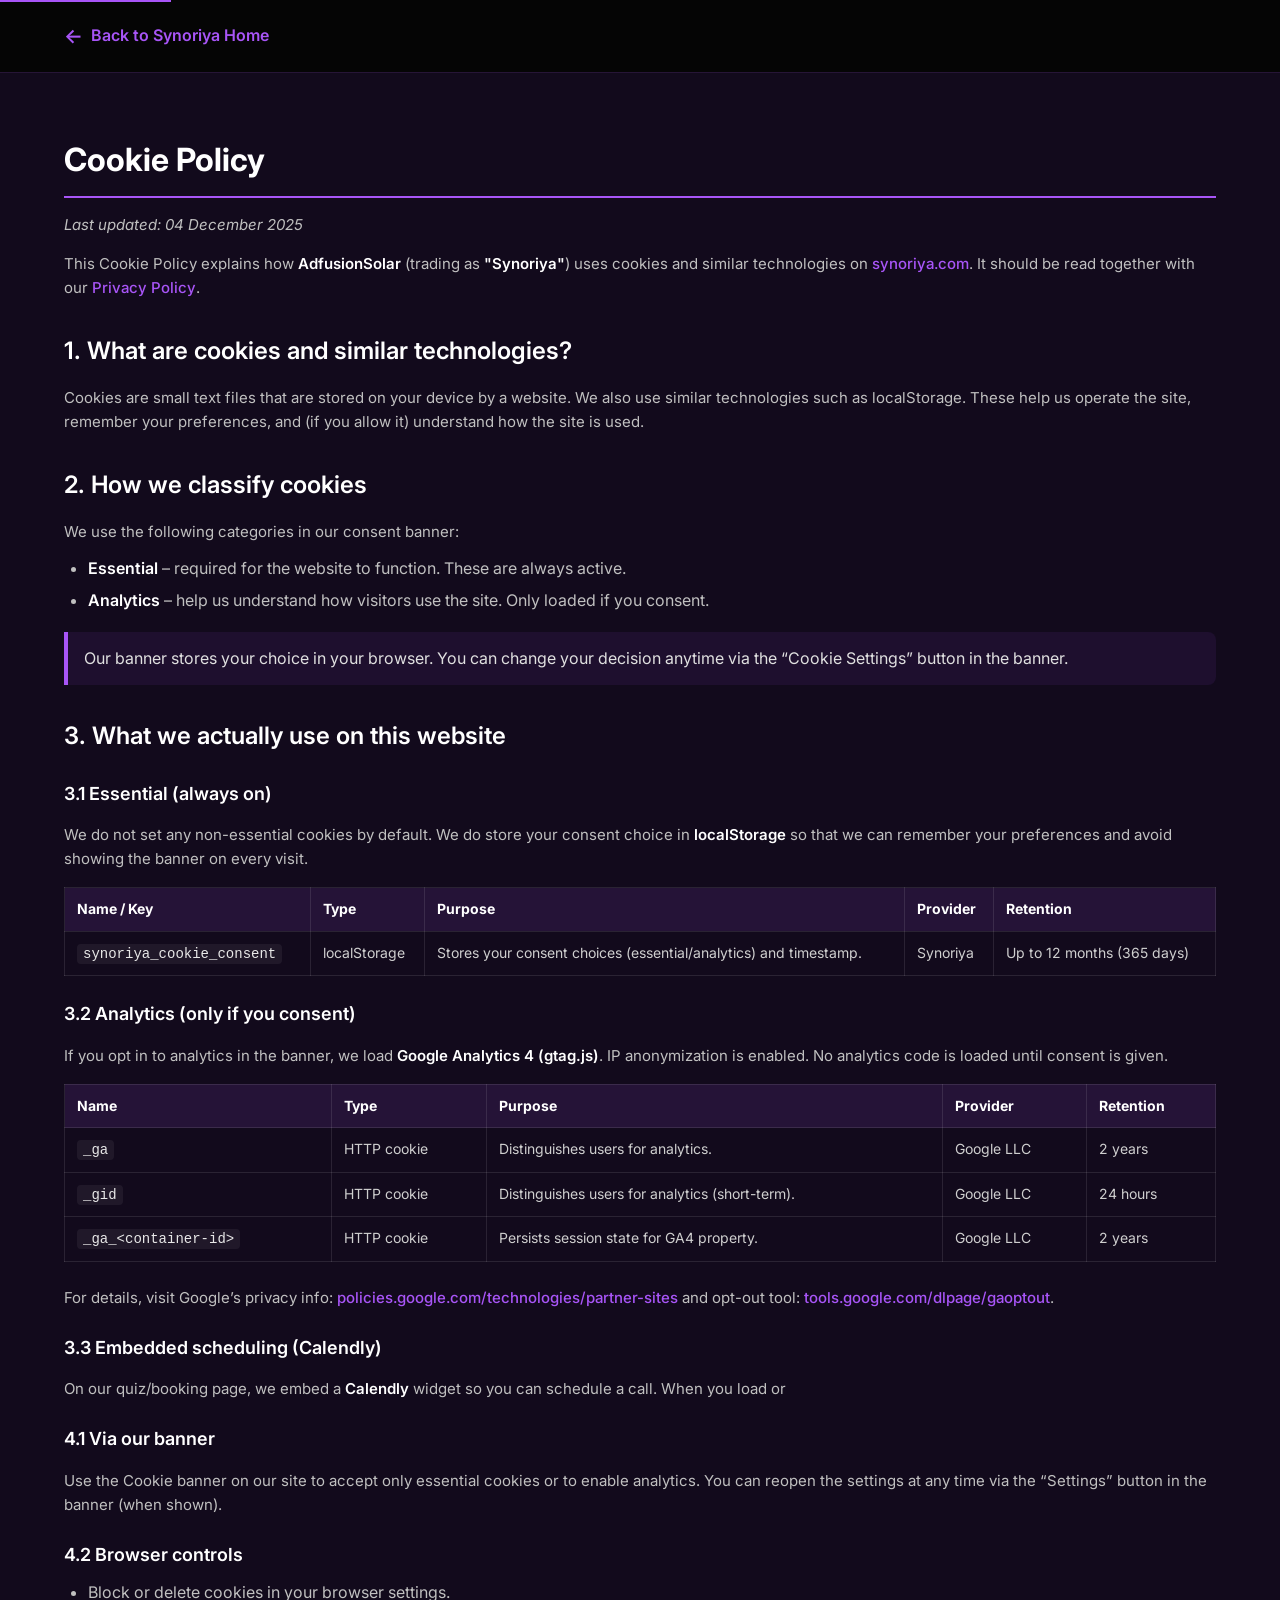
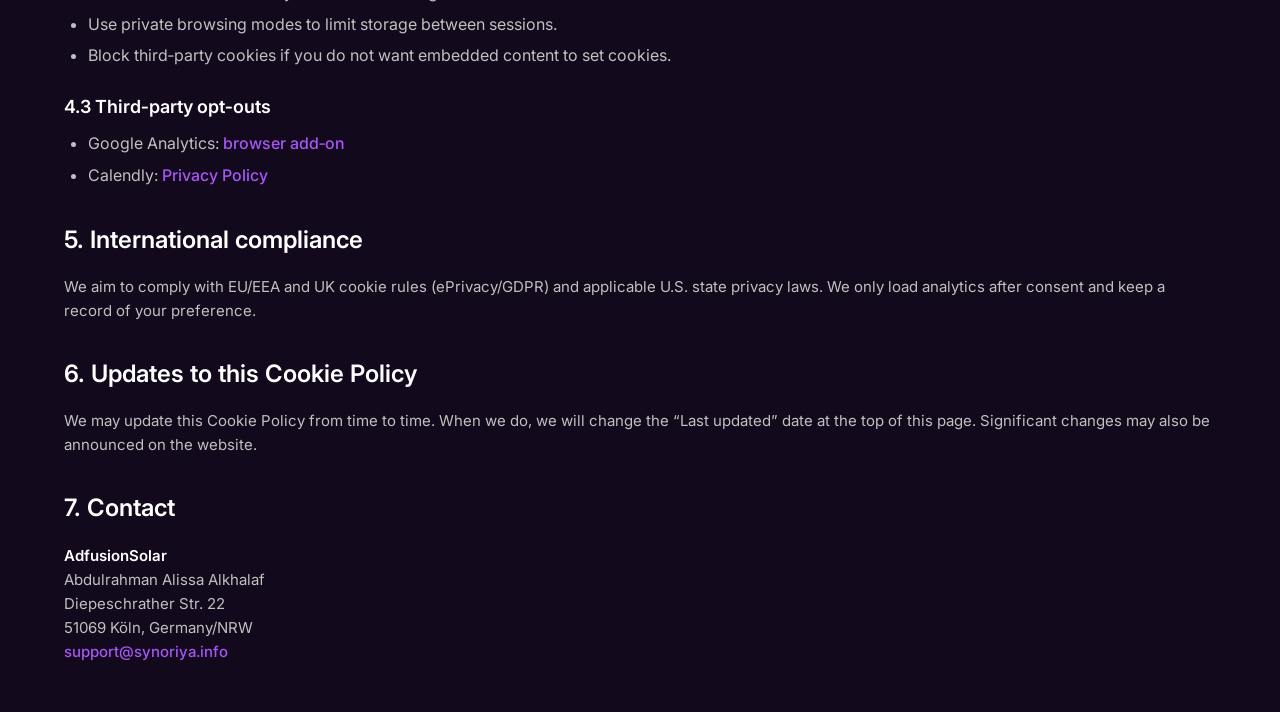
<file: cookie-policy/index.html>
<!DOCTYPE html>
<html lang="en">

<head>
  <meta charset="UTF-8" />
  <meta name="viewport" content="width=device-width, initial-scale=1.0" />
  <meta name="description"
    content="Cookie Policy - Learn how Synoriya uses cookies and similar technologies. Manage your cookie preferences and understand our GDPR-compliant approach." />
  <link rel="canonical" href="https://synoriya.com/cookie-policy.html" />
  <meta property="og:title" content="Cookie Policy - Synoriya" />
  <meta property="og:description" content="GDPR-compliant cookie policy for Synoriya - manage your preferences" />
  <meta property="og:type" content="website" />
  <meta property="og:url" content="https://synoriya.com/cookie-policy.html" />
  <title>Cookie Policy - Synoriya</title>
  <link rel="icon" type="image/png" href="../assets/favicon.png" />
  <link rel="preconnect" href="https://fonts.googleapis.com" />
  <link rel="preconnect" href="https://fonts.gstatic.com" crossorigin />
  <link href="https://fonts.googleapis.com/css2?family=Inter:wght@400;500;600;700&display=swap" rel="stylesheet" />
  <style>
    body {
      background-color: #0a0a0a;
      color: #e0e0e0;
      font-family: 'Inter', Arial, sans-serif;
      line-height: 1.6;
      margin: 0;
      padding: 0;
    }

    .policy-container {
      max-width: 100%;
      margin: 0;
      padding: 40px 5%;
      background: rgba(26, 10, 46, 0.5);
    }

    @media (min-width: 1400px) {
      .policy-container {
        padding: 40px 15%;
      }
    }

    h1 {
      font-size: 32px;
      font-weight: 700;
      color: #fff;
      margin-bottom: 8px;
      border-bottom: 2px solid #a855f7;
      padding-bottom: 10px;
    }

    h2 {
      font-size: 24px;
      font-weight: 600;
      color: #fff;
      margin-top: 32px;
      margin-bottom: 16px;
    }

    h3 {
      font-size: 18px;
      font-weight: 600;
      color: #fff;
      margin-top: 24px;
      margin-bottom: 10px;
    }

    p {
      font-size: 15px;
      color: #c0c0c0;
      margin-bottom: 12px;
    }

    ul,
    ol {
      margin: 0 0 18px 24px;
      padding: 0;
      color: #c0c0c0;
    }

    li {
      margin-bottom: 6px;
    }

    a {
      color: #a855f7;
      text-decoration: none;
      font-weight: 500;
    }

    a:hover {
      color: #9333ea;
      text-decoration: underline;
    }

    strong {
      color: #fff;
      font-weight: 600;
    }

    .skip-link {
      position: absolute;
      top: -40px;
      left: 0;
      background: #a855f7;
      color: white;
      padding: 8px;
      text-decoration: none;
      z-index: 100;
    }

    .skip-link:focus {
      top: 0;
    }

    table {
      width: 100%;
      border-collapse: collapse;
      margin: 16px 0 24px;
    }

    th,
    td {
      border: 1px solid rgba(255, 255, 255, 0.1);
      padding: 10px 12px;
      font-size: 14px;
      color: #cfcfcf;
      vertical-align: top;
    }

    th {
      background: rgba(168, 85, 247, 0.12);
      color: #fff;
      text-align: left;
    }

    code {
      background: rgba(255, 255, 255, 0.06);
      padding: 2px 6px;
      border-radius: 4px;
      color: #e8e8e8;
    }

    .note {
      background: rgba(168, 85, 247, 0.08);
      border-left: 4px solid #a855f7;
      padding: 14px 16px;
      border-radius: 0 8px 8px 0;
      margin: 18px 0 24px;
    }

    @media (max-width: 768px) {
      .policy-container {
        padding: 30px 5%;
      }

      h1 {
        font-size: 26px;
      }

      h2 {
        font-size: 20px;
      }

      th,
      td {
        font-size: 13px;
      }
    }
  </style>
</head>

<body>
  <a href="#main-content" class="skip-link">Skip to main content</a>
  <nav style="padding: 20px 5%; background: rgba(0,0,0,0.5); border-bottom: 1px solid rgba(168,85,247,0.2);">
    <a href="../"
      style="color: #a855f7; text-decoration: none; font-weight: 600; font-size: 16px; display: inline-flex; align-items: center; gap: 8px;">
      <span style="font-size: 20px;">←</span> Back to Synoriya Home
    </a>
  </nav>
  <div class="policy-container" id="main-content">
    <h1>Cookie Policy</h1>
    <p><em>Last updated: 04 December 2025</em></p>

    <p>
      This Cookie Policy explains how <strong>AdfusionSolar</strong> (trading as <strong>"Synoriya"</strong>) uses
      cookies and similar technologies on <a href="https://synoriya.com" target="_blank">synoriya.com</a>.
      It should be read together with our <a href="../privacy-policy/">Privacy Policy</a>.
    </p>

    <h2>1. What are cookies and similar technologies?</h2>
    <p>
      Cookies are small text files that are stored on your device by a website. We also use similar technologies
      such as localStorage. These help us operate the site, remember your preferences, and (if you allow it)
      understand how the site is used.
    </p>

    <h2>2. How we classify cookies</h2>
    <p>We use the following categories in our consent banner:</p>
    <ul>
      <li><strong>Essential</strong> – required for the website to function. These are always active.</li>
      <li><strong>Analytics</strong> – help us understand how visitors use the site. Only loaded if you consent.</li>
    </ul>
    <div class="note">
      Our banner stores your choice in your browser. You can change your decision anytime via the “Cookie Settings”
      button in the banner.
    </div>

    <h2>3. What we actually use on this website</h2>
    <h3>3.1 Essential (always on)</h3>
    <p>
      We do not set any non-essential cookies by default. We do store your consent choice in
      <strong>localStorage</strong>
      so that we can remember your preferences and avoid showing the banner on every visit.
    </p>
    <table>
      <thead>
        <tr>
          <th>Name / Key</th>
          <th>Type</th>
          <th>Purpose</th>
          <th>Provider</th>
          <th>Retention</th>
        </tr>
      </thead>
      <tbody>
        <tr>
          <td><code>synoriya_cookie_consent</code></td>
          <td>localStorage</td>
          <td>Stores your consent choices (essential/analytics) and timestamp.</td>
          <td>Synoriya</td>
          <td>Up to 12 months (365 days)</td>
        </tr>
      </tbody>
    </table>

    <h3>3.2 Analytics (only if you consent)</h3>
    <p>
      If you opt in to analytics in the banner, we load <strong>Google Analytics 4 (gtag.js)</strong>.
      IP anonymization is enabled. No analytics code is loaded until consent is given.
    </p>
    <table>
      <thead>
        <tr>
          <th>Name</th>
          <th>Type</th>
          <th>Purpose</th>
          <th>Provider</th>
          <th>Retention</th>
        </tr>
      </thead>
      <tbody>
        <tr>
          <td><code>_ga</code></td>
          <td>HTTP cookie</td>
          <td>Distinguishes users for analytics.</td>
          <td>Google LLC</td>
          <td>2 years</td>
        </tr>
        <tr>
          <td><code>_gid</code></td>
          <td>HTTP cookie</td>
          <td>Distinguishes users for analytics (short-term).</td>
          <td>Google LLC</td>
          <td>24 hours</td>
        </tr>
        <tr>
          <td><code>_ga_&lt;container-id&gt;</code></td>
          <td>HTTP cookie</td>
          <td>Persists session state for GA4 property.</td>
          <td>Google LLC</td>
          <td>2 years</td>
        </tr>
      </tbody>
    </table>
    <p>
      For details, visit Google’s privacy info: <a href="https://policies.google.com/technologies/partner-sites"
        target="_blank" rel="noopener">policies.google.com/technologies/partner-sites</a>
      and opt-out tool: <a href="https://tools.google.com/dlpage/gaoptout" target="_blank"
        rel="noopener">tools.google.com/dlpage/gaoptout</a>.
    </p>

    <h3>3.3 Embedded scheduling (Calendly)</h3>
    <p>
      On our quiz/booking page, we embed a <strong>Calendly</strong> widget so you can schedule a call. When you load or
    <h3>4.1 Via our banner</h3>
    <p>
      Use the Cookie banner on our site to accept only essential cookies or to enable analytics. You can reopen the
      settings at any time via the “Settings” button in the banner (when shown).
    </p>
    <h3>4.2 Browser controls</h3>
    <ul>
      <li>Block or delete cookies in your browser settings.</li>
      <li>Use private browsing modes to limit storage between sessions.</li>
      <li>Block third‑party cookies if you do not want embedded content to set cookies.</li>
    </ul>
    <h3>4.3 Third‑party opt‑outs</h3>
    <ul>
      <li>Google Analytics: <a href="https://tools.google.com/dlpage/gaoptout" target="_blank" rel="noopener">browser
          add‑on</a></li>
      <li>Calendly: <a href="https://calendly.com/privacy" target="_blank" rel="noopener">Privacy Policy</a></li>
    </ul>

    <h2>5. International compliance</h2>
    <p>
      We aim to comply with EU/EEA and UK cookie rules (ePrivacy/GDPR) and applicable U.S. state privacy laws. We only
      load analytics after consent and keep a record of your preference.
    </p>

    <h2>6. Updates to this Cookie Policy</h2>
    <p>
      We may update this Cookie Policy from time to time. When we do, we will change the “Last updated” date at the top
      of this page. Significant changes may also be announced on the website.
    </p>

    <h2>7. Contact</h2>
    <p>
      <strong>AdfusionSolar</strong><br />
      Abdulrahman Alissa Alkhalaf<br />
      Diepeschrather Str. 22<br />
      51069 Köln, Germany/NRW<br />
      <a href="mailto:support@synoriya.info">support@synoriya.info</a>
    </p>
  </div>
</body>

</html>
</file>
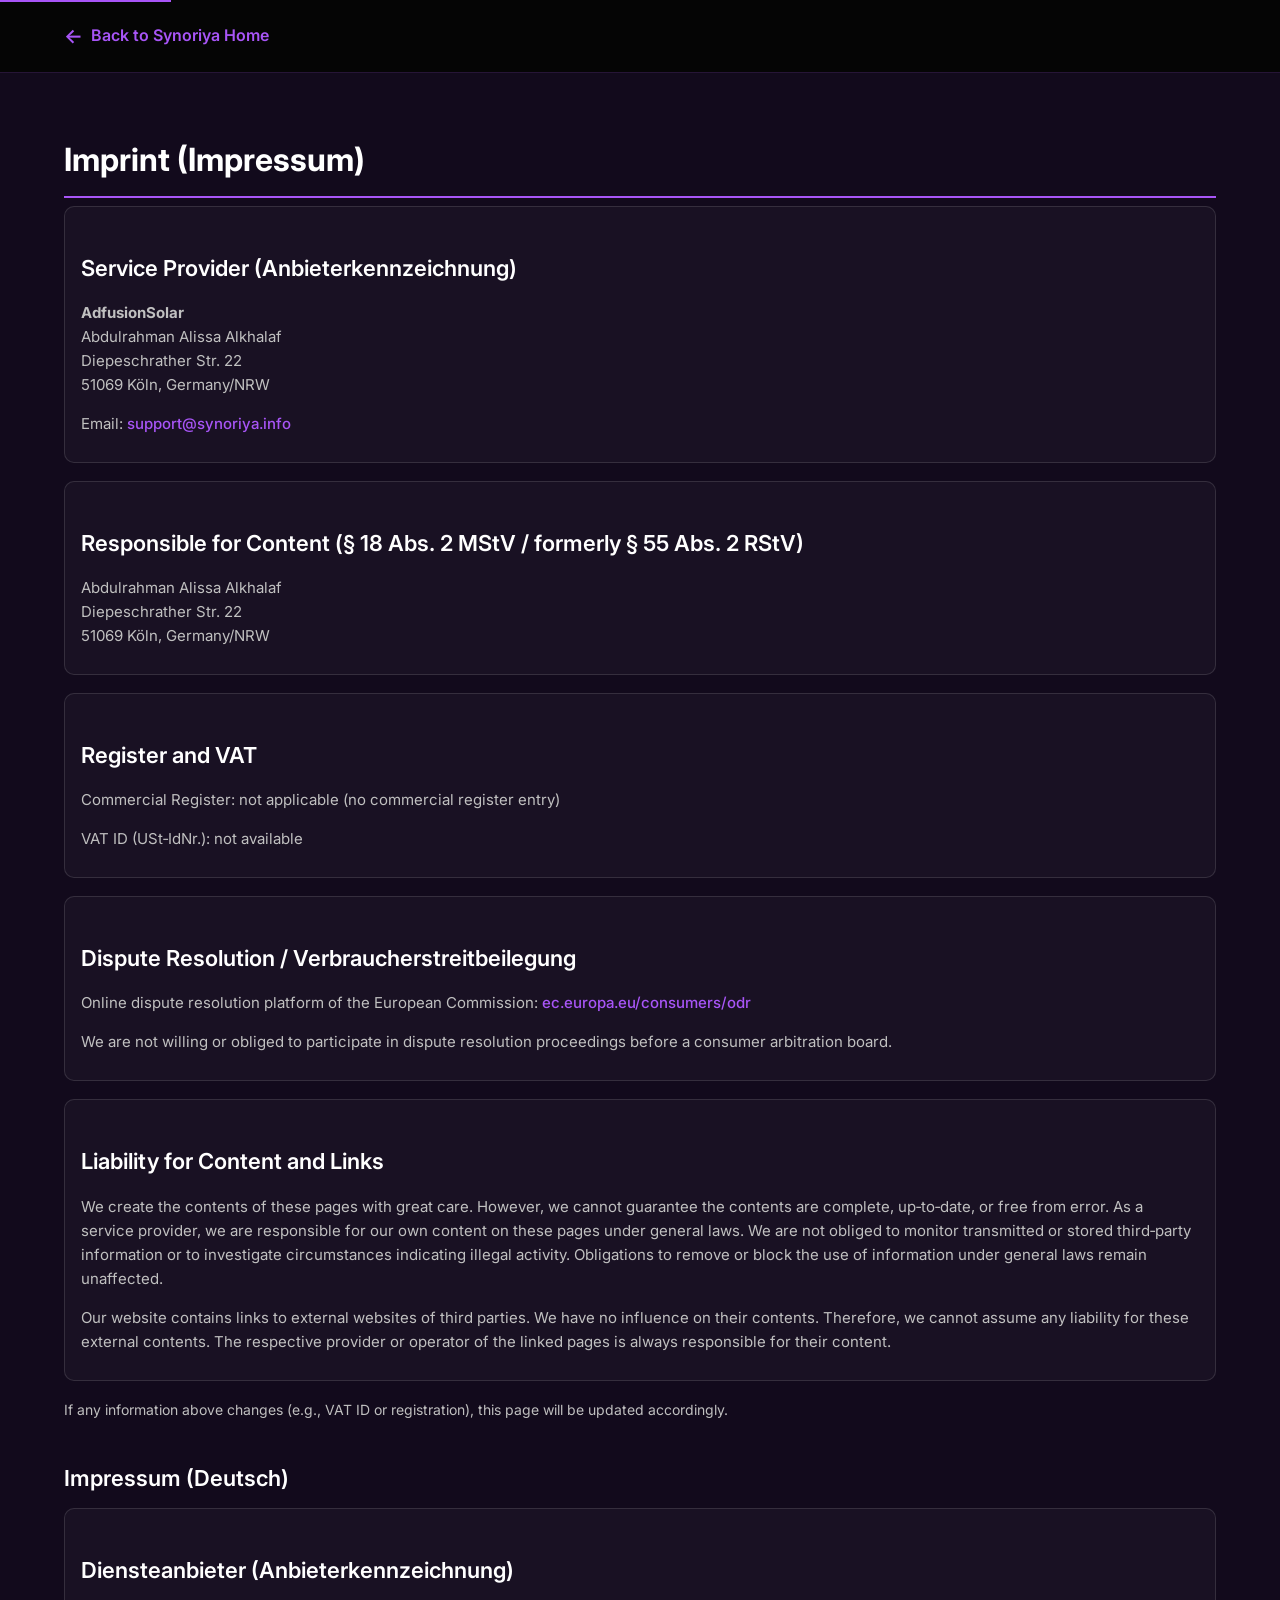
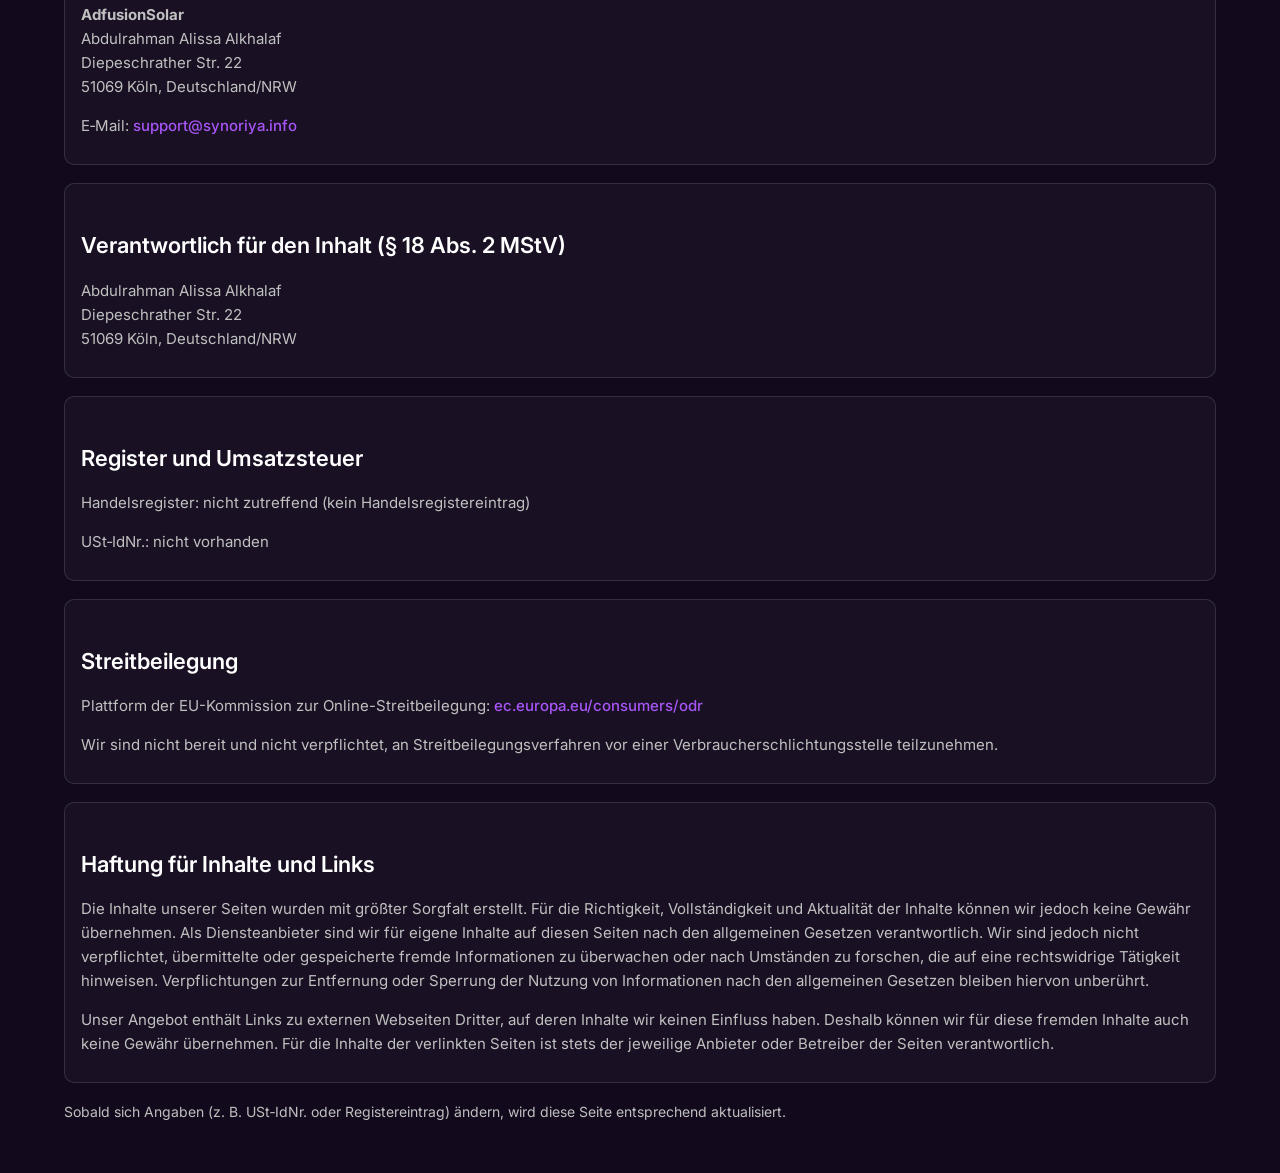
<file: impressum/index.html>
<!DOCTYPE html>
<html lang="en">

<head>
  <meta charset="UTF-8" />
  <meta name="viewport" content="width=device-width, initial-scale=1.0" />
  <meta name="description"
    content="Impressum - Legal information for Synoriya (AdfusionSolar). Company details, contact information, and legal disclosures as required by German law." />
  <link rel="canonical" href="https://synoriya.com/impressum/" />
  <meta property="og:title" content="Impressum - Synoriya" />
  <meta property="og:description" content="Legal imprint for Synoriya - German legal compliance" />
  <meta property="og:type" content="website" />
  <meta property="og:url" content="https://synoriya.com/impressum/" />
  <title>Imprint (Impressum) - Synoriya</title>
  <link rel="icon" type="image/png" href="/favicon.png" />
  <link rel="preconnect" href="https://fonts.googleapis.com" />
  <link rel="preconnect" href="https://fonts.gstatic.com" crossorigin />
  <link href="https://fonts.googleapis.com/css2?family=Inter:wght@400;500;600;700&display=swap" rel="stylesheet" />
  <style>
    :root {
      --bg: #0a0a0a;
      --fg: #e0e0e0;
      --muted: #bfbfbf;
      --accent: #a855f7;
      --accent-hover: #9333ea;
      --panel: rgba(26, 10, 46, 0.5);
      --border: rgba(255, 255, 255, 0.12);
    }

    html,
    body {
      margin: 0;
      padding: 0;
      background: var(--bg);
      color: var(--fg);
      font-family: 'Inter', Arial, sans-serif;
      line-height: 1.6;
    }

    .legal-container {
      max-width: 100%;
      margin: 0;
      padding: 40px 5%;
      background: var(--panel);
    }

    .skip-link {
      position: absolute;
      top: -40px;
      left: 0;
      background: var(--accent);
      color: white;
      padding: 8px;
      text-decoration: none;
      z-index: 100;
    }

    .skip-link:focus {
      top: 0;
    }

    @media (min-width: 1400px) {
      .legal-container {
        padding: 40px 15%;
      }
    }

    h1 {
      font-size: 32px;
      font-weight: 700;
      color: #fff;
      margin-bottom: 8px;
      border-bottom: 2px solid var(--accent);
      padding-bottom: 10px;
    }

    h2 {
      font-size: 22px;
      font-weight: 600;
      color: #fff;
      margin-top: 28px;
      margin-bottom: 12px;
    }

    p {
      font-size: 15px;
      color: #c0c0c0;
      margin-bottom: 10px;
    }

    a {
      color: var(--accent);
      text-decoration: none;
      font-weight: 500;
    }

    a:hover {
      color: var(--accent-hover);
      text-decoration: underline;
    }

    .block {
      margin-bottom: 18px;
    }

    .card {
      border: 1px solid var(--border);
      border-radius: 10px;
      padding: 16px;
      background: rgba(255, 255, 255, 0.03);
    }

    .muted {
      color: var(--muted);
      font-size: 14px;
    }

    ul {
      margin: 0 0 14px 20px;
      color: #c0c0c0;
    }
  </style>
</head>

<body>
  <a href="#main-content" class="skip-link">Skip to main content</a>
  <nav style="padding: 20px 5%; background: rgba(0,0,0,0.5); border-bottom: 1px solid rgba(168,85,247,0.2);">
    <a href="/"
      style="color: #a855f7; text-decoration: none; font-weight: 600; font-size: 16px; display: inline-flex; align-items: center; gap: 8px;">
      <span style="font-size: 20px;">←</span> Back to Synoriya Home
    </a>
  </nav>
  <div class="legal-container" id="main-content">
    <h1>Imprint (Impressum)</h1>

    <div class="card block">
      <h2>Service Provider (Anbieterkennzeichnung)</h2>
      <p><strong>AdfusionSolar</strong><br />
        Abdulrahman Alissa Alkhalaf<br />
        Diepeschrather Str. 22<br />
        51069 Köln, Germany/NRW</p>
      <p>Email: <a href="mailto:support@synoriya.info">support@synoriya.info</a></p>
    </div>

    <div class="card block">
      <h2>Responsible for Content (§ 18 Abs. 2 MStV / formerly § 55 Abs. 2 RStV)</h2>
      <p>Abdulrahman Alissa Alkhalaf<br />
        Diepeschrather Str. 22<br />
        51069 Köln, Germany/NRW</p>
    </div>

    <div class="card block">
      <h2>Register and VAT</h2>
      <p>Commercial Register: not applicable (no commercial register entry)</p>
      <p>VAT ID (USt‑IdNr.): not available</p>
    </div>

    <div class="card block">
      <h2>Dispute Resolution / Verbraucherstreitbeilegung</h2>
      <p>Online dispute resolution platform of the European Commission: <a href="https://ec.europa.eu/consumers/odr"
          target="_blank" rel="noopener">ec.europa.eu/consumers/odr</a></p>
      <p>We are not willing or obliged to participate in dispute resolution proceedings before a consumer arbitration
        board.</p>
    </div>

    <div class="card block">
      <h2>Liability for Content and Links</h2>
      <p>We create the contents of these pages with great care. However, we cannot guarantee the contents are complete,
        up‑to‑date, or free from error. As a service provider, we are responsible for our own content on these pages
        under general laws.
        We are not obliged to monitor transmitted or stored third‑party information or to investigate circumstances
        indicating illegal activity.
        Obligations to remove or block the use of information under general laws remain unaffected.</p>
      <p>Our website contains links to external websites of third parties. We have no influence on their contents.
        Therefore, we cannot assume any liability for these external contents. The respective provider or operator of
        the linked pages is always responsible for their content.</p>
    </div>

    <p class="muted">If any information above changes (e.g., VAT ID or registration), this page will be updated
      accordingly.</p>

    <h2 style="margin-top:40px;">Impressum (Deutsch)</h2>

    <div class="card block">
      <h2>Diensteanbieter (Anbieterkennzeichnung)</h2>
      <p><strong>AdfusionSolar</strong><br />
        Abdulrahman Alissa Alkhalaf<br />
        Diepeschrather Str. 22<br />
        51069 Köln, Deutschland/NRW</p>
      <p>E‑Mail: <a href="mailto:support@synoriya.info">support@synoriya.info</a></p>
    </div>

    <div class="card block">
      <h2>Verantwortlich für den Inhalt (§ 18 Abs. 2 MStV)</h2>
      <p>Abdulrahman Alissa Alkhalaf<br />
        Diepeschrather Str. 22<br />
        51069 Köln, Deutschland/NRW</p>
    </div>

    <div class="card block">
      <h2>Register und Umsatzsteuer</h2>
      <p>Handelsregister: nicht zutreffend (kein Handelsregistereintrag)</p>
      <p>USt‑IdNr.: nicht vorhanden</p>
    </div>

    <div class="card block">
      <h2>Streitbeilegung</h2>
      <p>Plattform der EU-Kommission zur Online-Streitbeilegung: <a href="https://ec.europa.eu/consumers/odr"
          target="_blank" rel="noopener">ec.europa.eu/consumers/odr</a></p>
      <p>Wir sind nicht bereit und nicht verpflichtet, an Streitbeilegungsverfahren vor einer
        Verbraucherschlichtungsstelle teilzunehmen.</p>
    </div>

    <div class="card block">
      <h2>Haftung für Inhalte und Links</h2>
      <p>Die Inhalte unserer Seiten wurden mit größter Sorgfalt erstellt. Für die Richtigkeit, Vollständigkeit und
        Aktualität der Inhalte können wir jedoch keine Gewähr übernehmen. Als Diensteanbieter sind wir für eigene
        Inhalte auf diesen Seiten nach den allgemeinen Gesetzen verantwortlich. Wir sind jedoch nicht verpflichtet,
        übermittelte oder gespeicherte fremde Informationen zu überwachen oder nach Umständen zu forschen, die auf eine
        rechtswidrige Tätigkeit hinweisen. Verpflichtungen zur Entfernung oder Sperrung der Nutzung von Informationen
        nach den allgemeinen Gesetzen bleiben hiervon unberührt.</p>
      <p>Unser Angebot enthält Links zu externen Webseiten Dritter, auf deren Inhalte wir keinen Einfluss haben. Deshalb
        können wir für diese fremden Inhalte auch keine Gewähr übernehmen. Für die Inhalte der verlinkten Seiten ist
        stets der jeweilige Anbieter oder Betreiber der Seiten verantwortlich.</p>
    </div>

    <p class="muted">Sobald sich Angaben (z. B. USt‑IdNr. oder Registereintrag) ändern, wird diese Seite entsprechend
      aktualisiert.</p>
  </div>
</body>

</html>
</file>
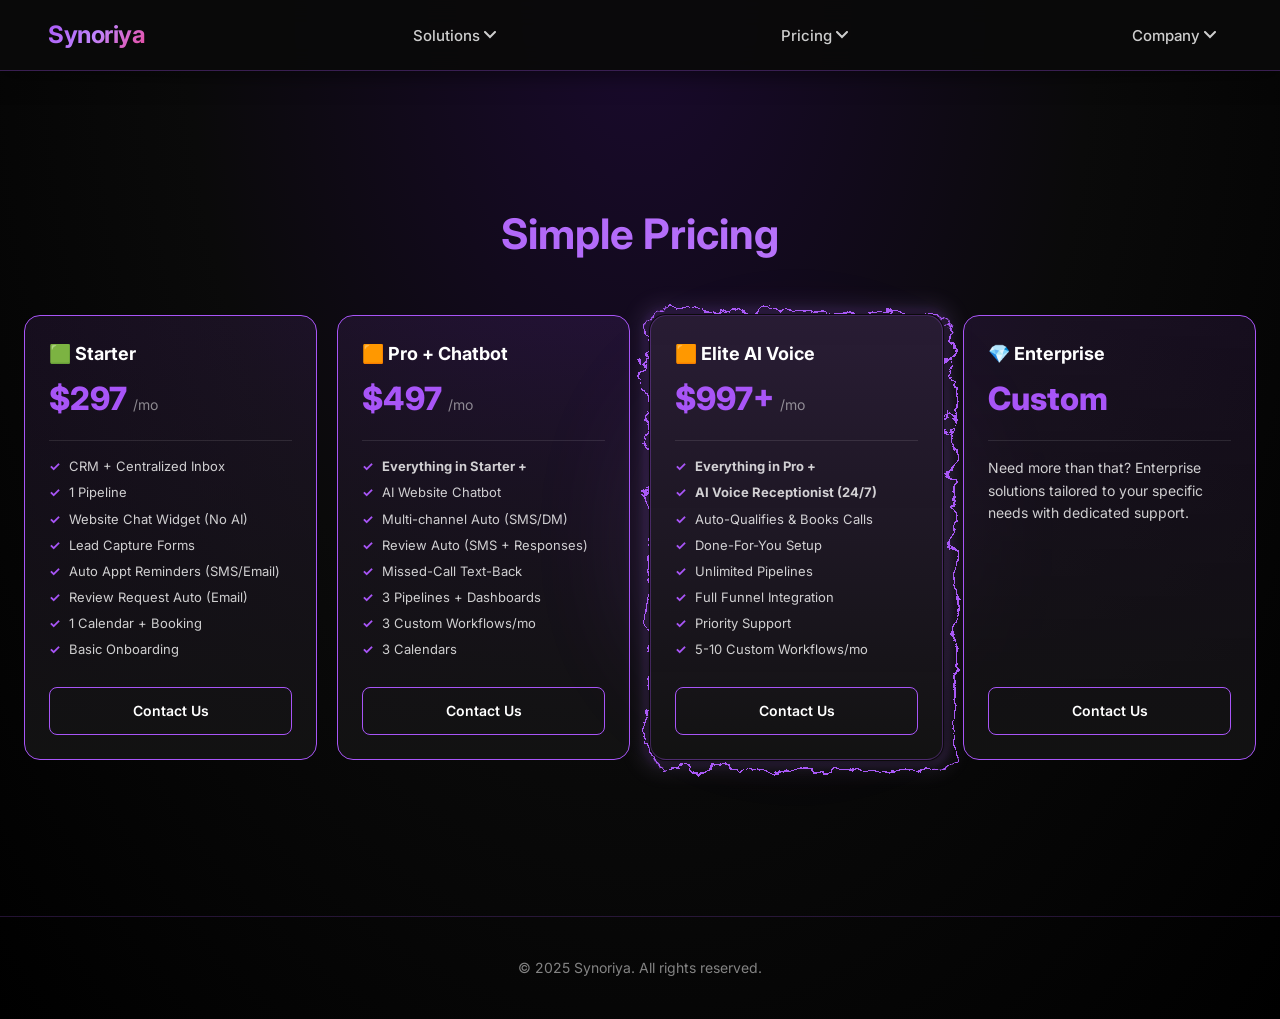
<file: pricing/index.html>
<!DOCTYPE html>
<html lang="en">

<head>
    <meta charset="UTF-8">
    <meta name="viewport" content="width=device-width, initial-scale=1.0">
    <meta name="description" content="Synoriya Pricing - Transparent AI automation packages.">
    <title>Pricing - Synoriya</title>

    <!-- SEO & Icons -->
    <link rel="canonical" href="https://synoriya.com/pricing.html">
    <link rel="icon" type="image/png" href="../assets/favicon.png">

    <!-- Fonts -->
    <link rel="preconnect" href="https://fonts.googleapis.com">
    <link rel="preconnect" href="https://fonts.gstatic.com" crossorigin>
    <link href="https://fonts.googleapis.com/css2?family=Inter:wght@400;600;700;800&display=swap" rel="stylesheet">

    <!-- Styles -->
    <link rel="stylesheet" href="../css/styles.css">
    <link rel="stylesheet" href="../css/electric.css">

    <style>
        /* Pricing Page Specific Overrides */
        body {
            background-color: var(--bg-primary);
            /* Ensure dark background matches main site */
        }

        .pricing-section {
            padding-top: 120px;
            /* Space for fixed header */
            padding-bottom: var(--space-2xl);
            max-width: 1600px;
            /* Wider container */
            margin: 0 auto;
            padding-left: var(--space-md);
            padding-right: var(--space-md);
        }

        .pricing-cols {
            display: grid;
            grid-template-columns: repeat(4, 1fr);
            gap: 20px;
            margin-top: var(--space-lg);
        }

        .price-card {
            background: var(--bg-secondary);
            border: 1px solid var(--border-color);
            border-radius: 16px;
            padding: 24px;
            display: flex;
            flex-direction: column;
            transition: transform 0.2s ease, border-color 0.2s ease;
            position: relative;
            /* Compact vertical design */
        }

        .price-card:hover {
            transform: translateY(-4px);
            border-color: var(--accent);
            box-shadow: 0 10px 40px rgba(168, 85, 247, 0.15);
            z-index: 2;
        }

        .price-card.featured {
            background: linear-gradient(180deg, rgba(168, 85, 247, 0.1) 0%, var(--bg-secondary) 100%);
            border: 1px solid var(--accent);
        }

        .card-header {
            margin-bottom: 16px;
            border-bottom: 1px solid rgba(255, 255, 255, 0.1);
            padding-bottom: 16px;
        }

        .pkg-name {
            font-size: 18px;
            font-weight: 700;
            color: var(--text-primary);
            margin-bottom: 4px;
            display: flex;
            align-items: center;
            gap: 8px;
        }

        .pkg-price {
            font-size: 32px;
            font-weight: 800;
            color: var(--accent);
        }

        .pkg-period {
            font-size: 14px;
            color: var(--text-muted);
            font-weight: 400;
        }

        .features-compact {
            list-style: none;
            padding: 0;
            margin: 0 0 20px 0;
            flex-grow: 1;
        }

        .features-compact li {
            font-size: 13px;
            color: var(--text-secondary);
            margin-bottom: 8px;
            line-height: 1.4;
            padding-left: 20px;
            position: relative;
        }

        .features-compact li::before {
            content: "✓";
            color: var(--accent);
            position: absolute;
            left: 0;
            font-weight: bold;
        }

        .btn-pricing {
            width: 100%;
            padding: 12px;
            border-radius: 8px;
            font-weight: 600;
            font-size: 14px;
            cursor: pointer;
            text-align: center;
            transition: all 0.2s;
            text-decoration: none;
        }

        .btn-primary {
            background: var(--accent);
            color: black !important;
            border: none;
        }

        .btn-primary:hover {
            background: var(--violet-light);
            transform: translateY(-1px);
        }

        .btn-outline {
            background: transparent;
            border: 1px solid var(--accent);
            color: var(--text-primary);
        }

        .btn-outline:hover {
            background: rgba(168, 85, 247, 0.1);
        }

        /* Mobile Responsive */
        @media (max-width: 1200px) {
            .pricing-cols {
                grid-template-columns: repeat(2, 1fr);
            }
        }

        @media (max-width: 768px) {
            .pricing-cols {
                grid-template-columns: 1fr;
            }

            .pricing-section {
                padding-top: 100px;
            }
        }
    </style>
</head>

<body>

    <!-- Header (Copied from index.html) -->
    <nav class="nav" role="navigation" aria-label="Main navigation">
        <a href="../" class="nav-logo">Synoriya</a>

        <!-- Mobile Menu Toggle -->
        <button class="mobile-menu-toggle" aria-label="Toggle mobile menu" aria-expanded="false">
        </button>
        <div class="dropdown-menu">
            <div class="dropdown-columns">
                <div class="dropdown-column">
                    <h4>Industries</h4>
                    <a href="#" class="dropdown-item">Home services</a>
                    <a href="#" class="dropdown-item">Law firms</a>
                    <a href="#" class="dropdown-item">Medical & wellness</a>
                    <a href="#" class="dropdown-item">IT services</a>
                    <a href="#" class="dropdown-item">Accounting</a>
                    <a href="#" class="dropdown-item">Property management</a>
                    <a href="#" class="dropdown-item"><strong>See all</strong></a>
                </div>
                <div class="dropdown-column">
                    <h4>Companies</h4>
                    <a href="#" class="dropdown-item">Small business</a>
                    <a href="#" class="dropdown-item">Multi-location business</a>
                    <a href="#" class="dropdown-item">Enterprise</a>
                    <a href="#" class="dropdown-item">Franchise owners</a>
                    <a href="#" class="dropdown-item">Marketing Agency</a>
                </div>
            </div>
        </div>
        </div>

        <!-- Solutions Dropdown -->
        <div class="nav-dropdown">
            <button class="nav-link dropdown-toggle" aria-expanded="false" aria-label="Solutions menu">
                Solutions
                <svg class="dropdown-icon" width="12" height="8" viewBox="0 0 12 8" fill="none">
                    <path d="M1 1L6 6L11 1" stroke="currentColor" stroke-width="2" stroke-linecap="round" />
                </svg>
            </button>
            <div class="dropdown-menu">
                <div class="dropdown-columns">
                    <div class="dropdown-column">
                        <h4>Integrations</h4>
                        <a href="#" class="dropdown-item">Calendly</a>
                        <a href="#" class="dropdown-item">ServiceTitan</a>
                        <a href="#" class="dropdown-item">Hubspot</a>
                        <a href="#" class="dropdown-item">Zapier</a>
                        <a href="#" class="dropdown-item">Slack</a>
                        <a href="#" class="dropdown-item"><strong>See all</strong></a>
                    </div>
                    <div class="dropdown-column">
                        <h4>Case studies</h4>
                        <a href="#" class="dropdown-item">Increase speed to lead</a>
                        <a href="#" class="dropdown-item">Obsess over your customers</a>
                        <a href="#" class="dropdown-item">Scale your business</a>
                        <a href="#" class="dropdown-item">Focus on clients in the chaos</a>
                        <a href="#" class="dropdown-item"><strong>See all</strong></a>
                    </div>
                </div>
            </div>
        </div>

        <!-- Pricing Dropdown -->
        <div class="nav-dropdown">
            <button class="nav-link dropdown-toggle" aria-expanded="false" aria-label="Pricing menu">
                Pricing
                <svg class="dropdown-icon" width="12" height="8" viewBox="0 0 12 8" fill="none">
                    <path d="M1 1L6 6L11 1" stroke="currentColor" stroke-width="2" stroke-linecap="round" />
                </svg>
            </button>
            <div class="dropdown-menu">
                <div class="dropdown-section">
                    <a href="../pricing/" class="dropdown-item">
                        <strong>AI Receptionist</strong>
                        <span>AI-first answering, intake & scheduling</span>
                    </a>
                </div>
            </div>
        </div>

        <!-- Company Dropdown -->
        <div class="nav-dropdown">
            <button class="nav-link dropdown-toggle" aria-expanded="false" aria-label="Company menu">
                Company
                <svg class="dropdown-icon" width="12" height="8" viewBox="0 0 12 8" fill="none">
                    <path d="M1 1L6 6L11 1" stroke="currentColor" stroke-width="2" stroke-linecap="round" />
                </svg>
            </button>
            <div class="dropdown-menu">
                <div class="dropdown-section">
                    <a href="#" class="dropdown-item">About us</a>
                    <a href="#" class="dropdown-item">Blog</a>
                    <a href="#" class="dropdown-item">Press releases</a>
                    <a href="#" class="dropdown-item">Share feedback</a>
                    <a href="#" class="dropdown-item">Help center</a>
                </div>
            </div>
        </div>
        </div>
        </div>
        </div>
        </div>
    </nav>

    <!-- Main Content -->
    <main class="pricing-section">
        <h1
            style="text-align: center; font-size: 42px; margin-bottom: 40px; background: linear-gradient(135deg, var(--accent) 0%, var(--violet-light) 100%); -webkit-background-clip: text; -webkit-text-fill-color: transparent; background-clip: text;">
            Simple Pricing
        </h1>

        <div class="pricing-cols">
            <!-- 1. Starter -->
            <div class="price-card featured">
                <div class="card-header">
                    <div class="pkg-name">🟩 Starter</div>
                    <div class="pkg-price">$297 <span class="pkg-period">/mo</span></div>
                </div>
                <ul class="features-compact">
                    <li>CRM + Centralized Inbox</li>
                    <li>1 Pipeline</li>
                    <li>Website Chat Widget (No AI)</li>
                    <li>Lead Capture Forms</li>
                    <li>Auto Appt Reminders (SMS/Email)</li>
                    <li>Review Request Auto (Email)</li>
                    <li>1 Calendar + Booking</li>
                    <li>Basic Onboarding</li>
                </ul>
                <a href="../booking/" class="btn-pricing btn-outline">Contact Us</a>
            </div>

            <!-- 2. Pro -->
            <div class="price-card featured">
                <div class="card-header">
                    <div class="pkg-name">🟧 Pro + Chatbot</div>
                    <div class="pkg-price">$497 <span class="pkg-period">/mo</span></div>
                </div>
                <ul class="features-compact">
                    <li><strong>Everything in Starter +</strong></li>
                    <li>AI Website Chatbot</li>
                    <li>Multi-channel Auto (SMS/DM)</li>
                    <li>Review Auto (SMS + Responses)</li>
                    <li>Missed-Call Text-Back</li>
                    <li>3 Pipelines + Dashboards</li>
                    <li>3 Custom Workflows/mo</li>
                    <li>3 Calendars</li>
                </ul>
                <a href="../booking/" class="btn-pricing btn-outline">Contact Us</a>
            </div>

            <!-- 3. Elite -->
            <div class="electric-wrapper">
                <!-- SVG Filters -->
                <svg class="svg-container">
                    <defs>
                        <filter id="turbulent-displace" colorInterpolationFilters="sRGB" x="-20%" y="-20%" width="140%"
                            height="140%">
                            <feTurbulence type="turbulence" baseFrequency="0.02" numOctaves="10" result="noise1"
                                seed="1" />
                            <feOffset in="noise1" dx="0" dy="0" result="offsetNoise1">
                                <animate attributeName="dy" values="700; 0" dur="6s" repeatCount="indefinite"
                                    calcMode="linear" />
                            </feOffset>
                            <feTurbulence type="turbulence" baseFrequency="0.02" numOctaves="10" result="noise2"
                                seed="1" />
                            <feOffset in="noise2" dx="0" dy="0" result="offsetNoise2">
                                <animate attributeName="dy" values="0; -700" dur="6s" repeatCount="indefinite"
                                    calcMode="linear" />
                            </feOffset>
                            <feTurbulence type="turbulence" baseFrequency="0.02" numOctaves="10" result="noise1"
                                seed="2" />
                            <feOffset in="noise1" dx="0" dy="0" result="offsetNoise3">
                                <animate attributeName="dx" values="490; 0" dur="6s" repeatCount="indefinite"
                                    calcMode="linear" />
                            </feOffset>
                            <feTurbulence type="turbulence" baseFrequency="0.02" numOctaves="10" result="noise2"
                                seed="2" />
                            <feOffset in="noise2" dx="0" dy="0" result="offsetNoise4">
                                <animate attributeName="dx" values="0; -490" dur="6s" repeatCount="indefinite"
                                    calcMode="linear" />
                            </feOffset>
                            <feComposite in="offsetNoise1" in2="offsetNoise2" result="part1" />
                            <feComposite in="offsetNoise3" in2="offsetNoise4" result="part2" />
                            <feBlend in="part1" in2="part2" mode="color-dodge" result="combinedNoise" />
                            <feDisplacementMap in="SourceGraphic" in2="combinedNoise" scale="30" xChannelSelector="R"
                                yChannelSelector="B" />
                        </filter>
                    </defs>
                </svg>

                <div class="card-container-electric">
                    <div class="inner-container">
                        <div class="border-outer">
                            <div class="main-card-border"></div>
                        </div>
                        <div class="glow-layer-1"></div>
                        <div class="glow-layer-2"></div>
                    </div>

                    <div class="overlay-1"></div>
                    <div class="background-glow"></div>

                    <!-- Original Content Wrapped -->
                    <div class="electric-content">
                        <div class="card-header">
                            <div class="pkg-name">🟧 Elite AI Voice</div>
                            <div class="pkg-price">$997+ <span class="pkg-period">/mo</span></div>
                        </div>
                        <ul class="features-compact">
                            <li><strong>Everything in Pro +</strong></li>
                            <li><strong>AI Voice Receptionist (24/7)</strong></li>
                            <li>Auto-Qualifies & Books Calls</li>
                            <li>Done-For-You Setup</li>
                            <li>Unlimited Pipelines</li>
                            <li>Full Funnel Integration</li>
                            <li>Priority Support</li>
                            <li>5-10 Custom Workflows/mo</li>
                        </ul>
                        <a href="../booking/" class="btn-pricing btn-outline">Contact Us</a>
                    </div>
                </div>
            </div>

            <!-- 4. Custom -->
            <div class="price-card featured">
                <div class="card-header">
                    <div class="pkg-name">💎 Enterprise</div>
                    <div class="pkg-price">Custom</div>
                </div>
                <p style="color: var(--text-secondary); font-size: 14px; margin-bottom: 20px; flex-grow: 1;">
                    Need more than that? Enterprise solutions tailored to your specific needs with dedicated support.
                </p>
                <a href="../booking/" class="btn-pricing btn-outline">Contact Us</a>
            </div>
        </div>
    </main>

    <!-- Footer (Simplified) -->
    <footer style="margin-top: 60px; padding: 40px; text-align: center; border-top: 1px solid var(--border-color);">
        <p style="color: var(--text-muted); font-size: 14px;">© 2025 Synoriya. All rights reserved.</p>
    </footer>

    <!-- Inline Script for mobile menu -->
    <script>
        document.addEventListener('DOMContentLoaded', () => {
            const menuToggle = document.querySelector('.mobile-menu-toggle');
            const menuOverlay = document.querySelector('.mobile-menu-overlay');

            if (menuToggle && menuOverlay) {
                menuToggle.addEventListener('click', () => {
                    menuToggle.classList.toggle('active');
                    menuOverlay.classList.toggle('active');
                });

                menuOverlay.addEventListener('click', (e) => {
                    if (e.target === menuOverlay) {
                        menuToggle.classList.remove('active');
                        menuOverlay.classList.remove('active');
                    }
                });
            }
        });
    </script>
</body>

</html>
</file>
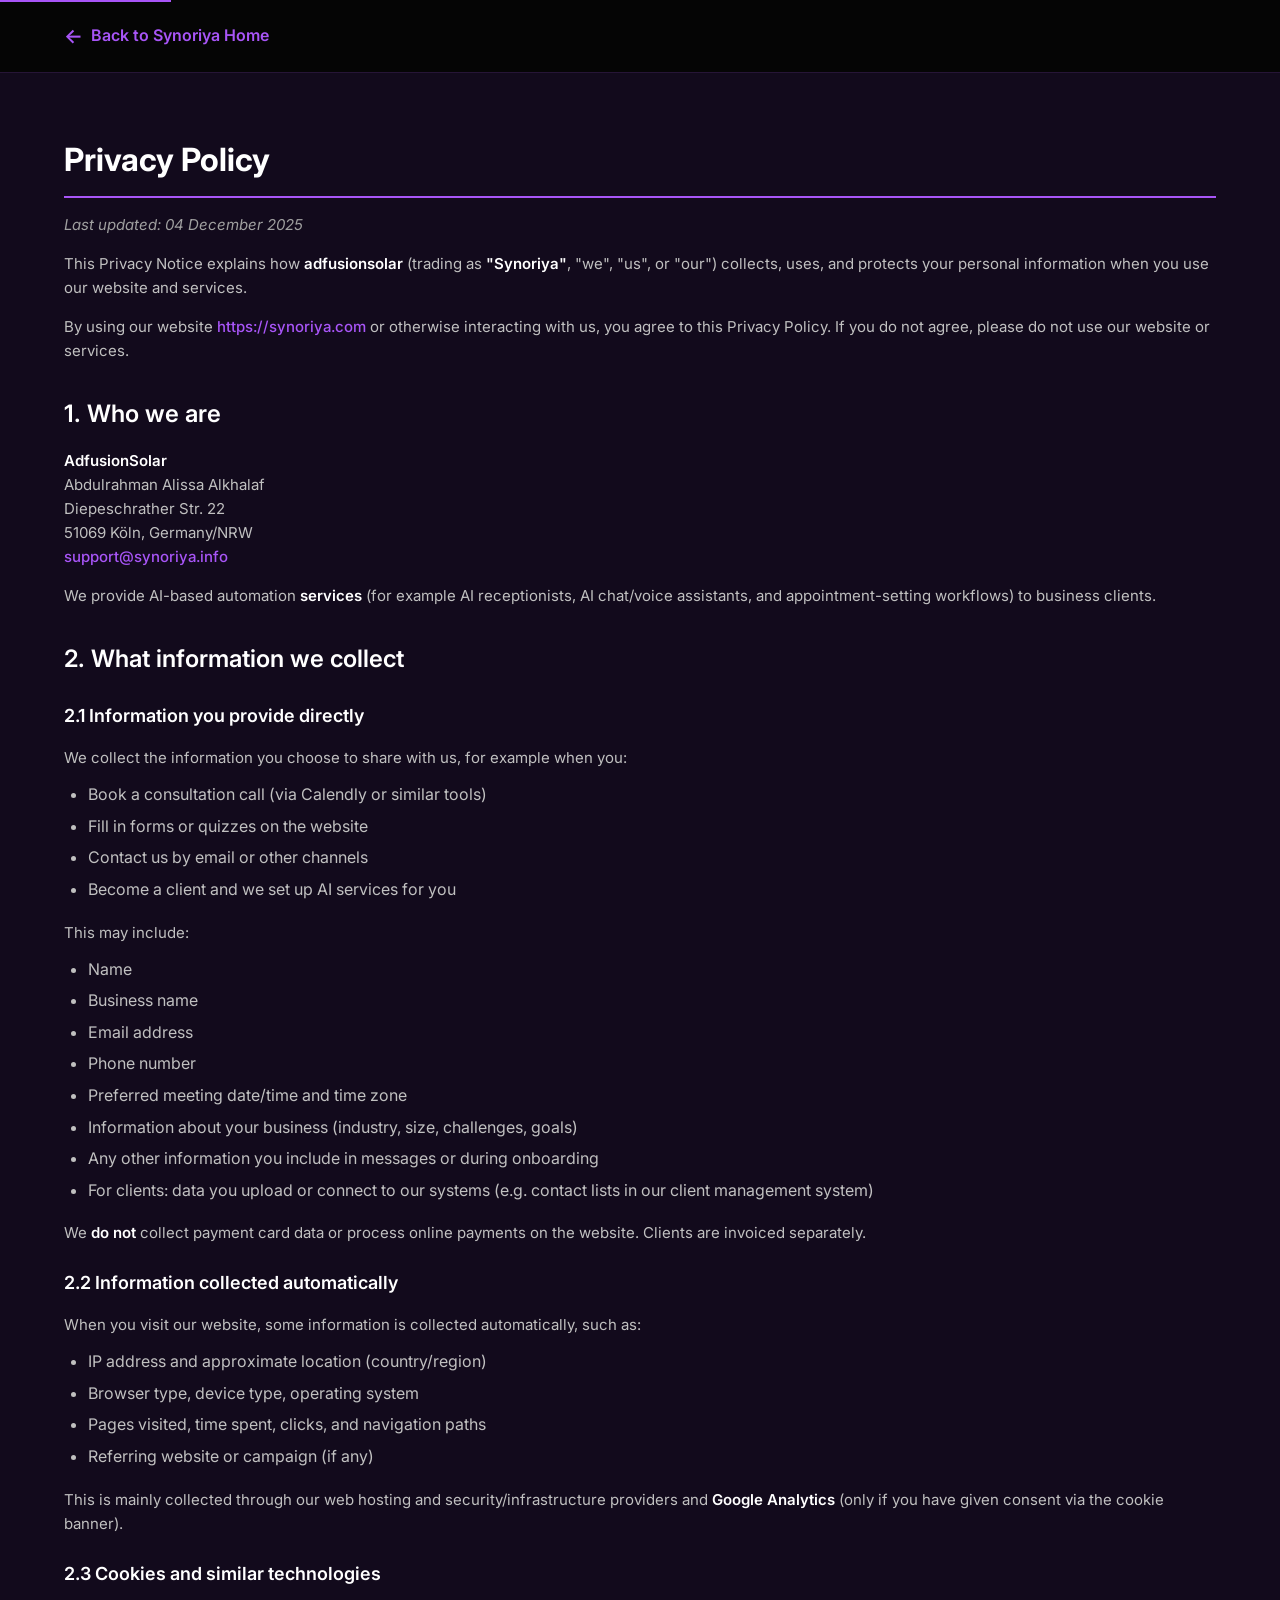
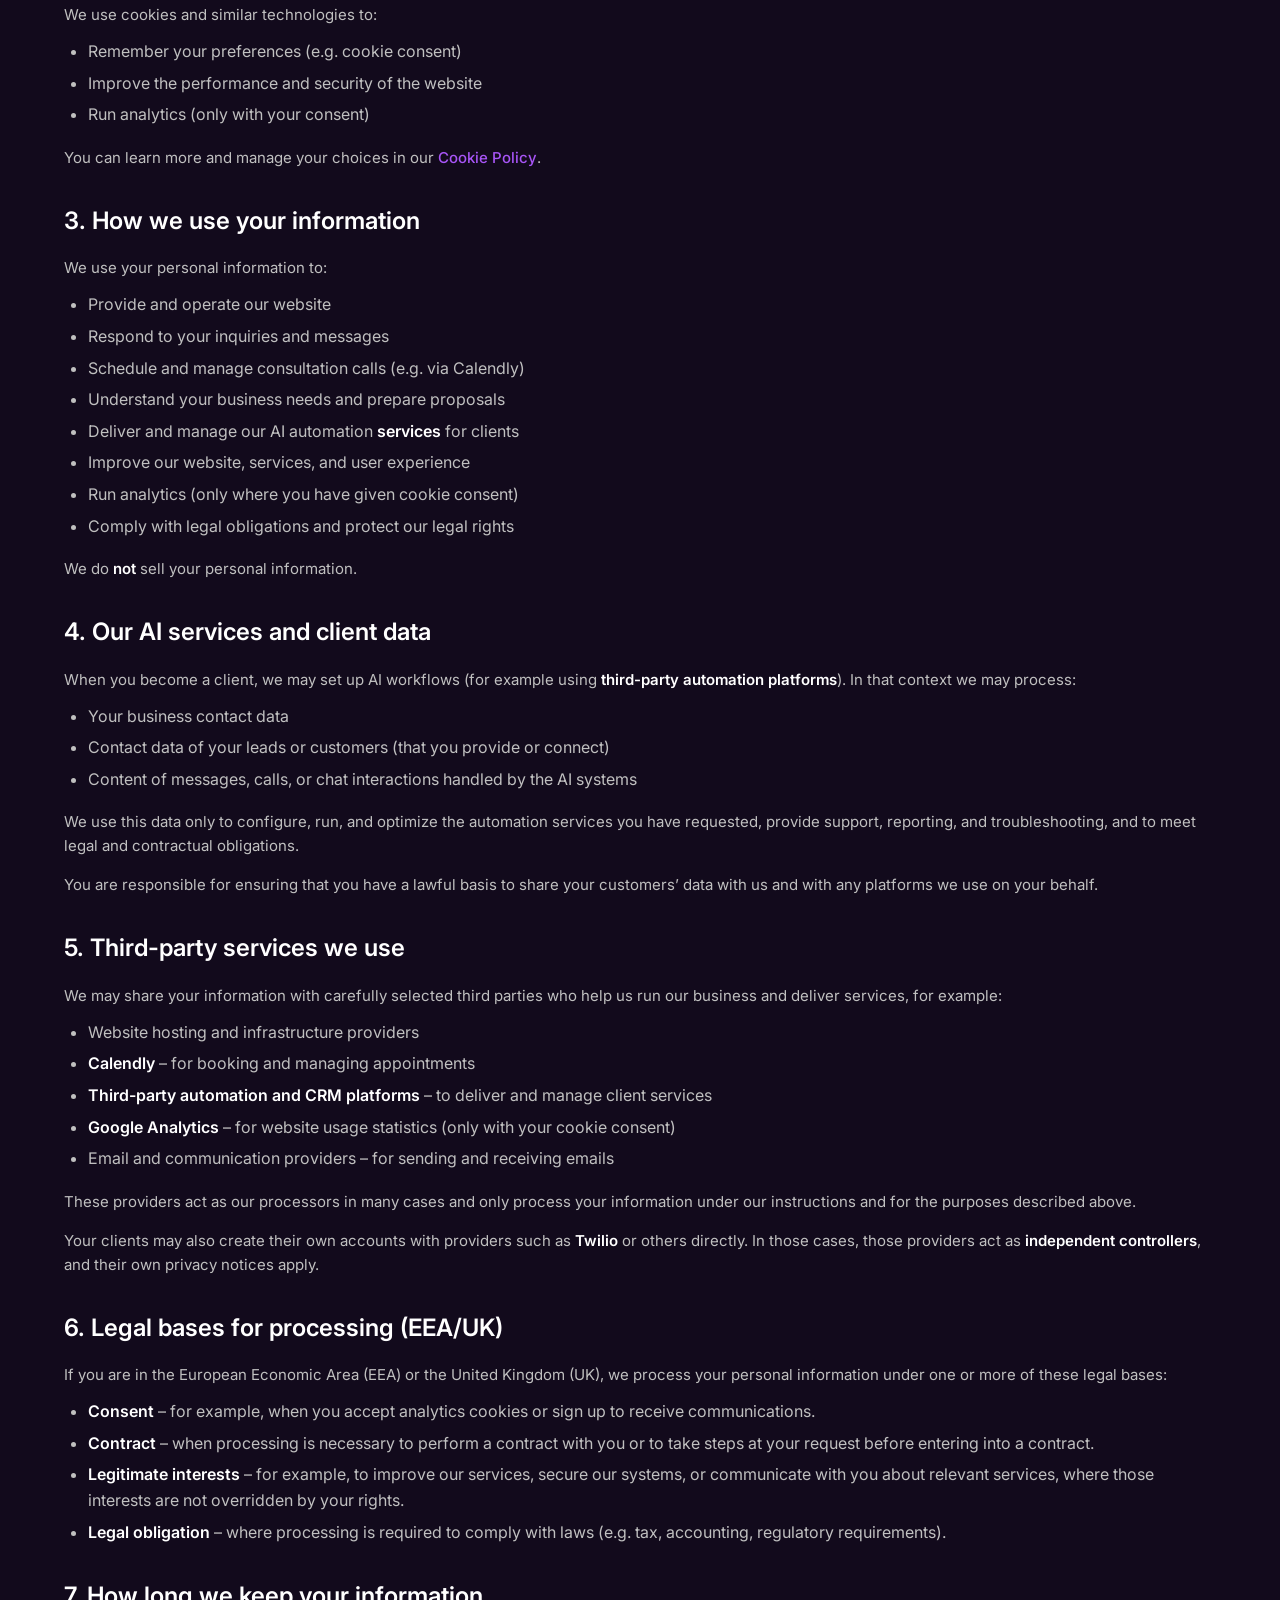
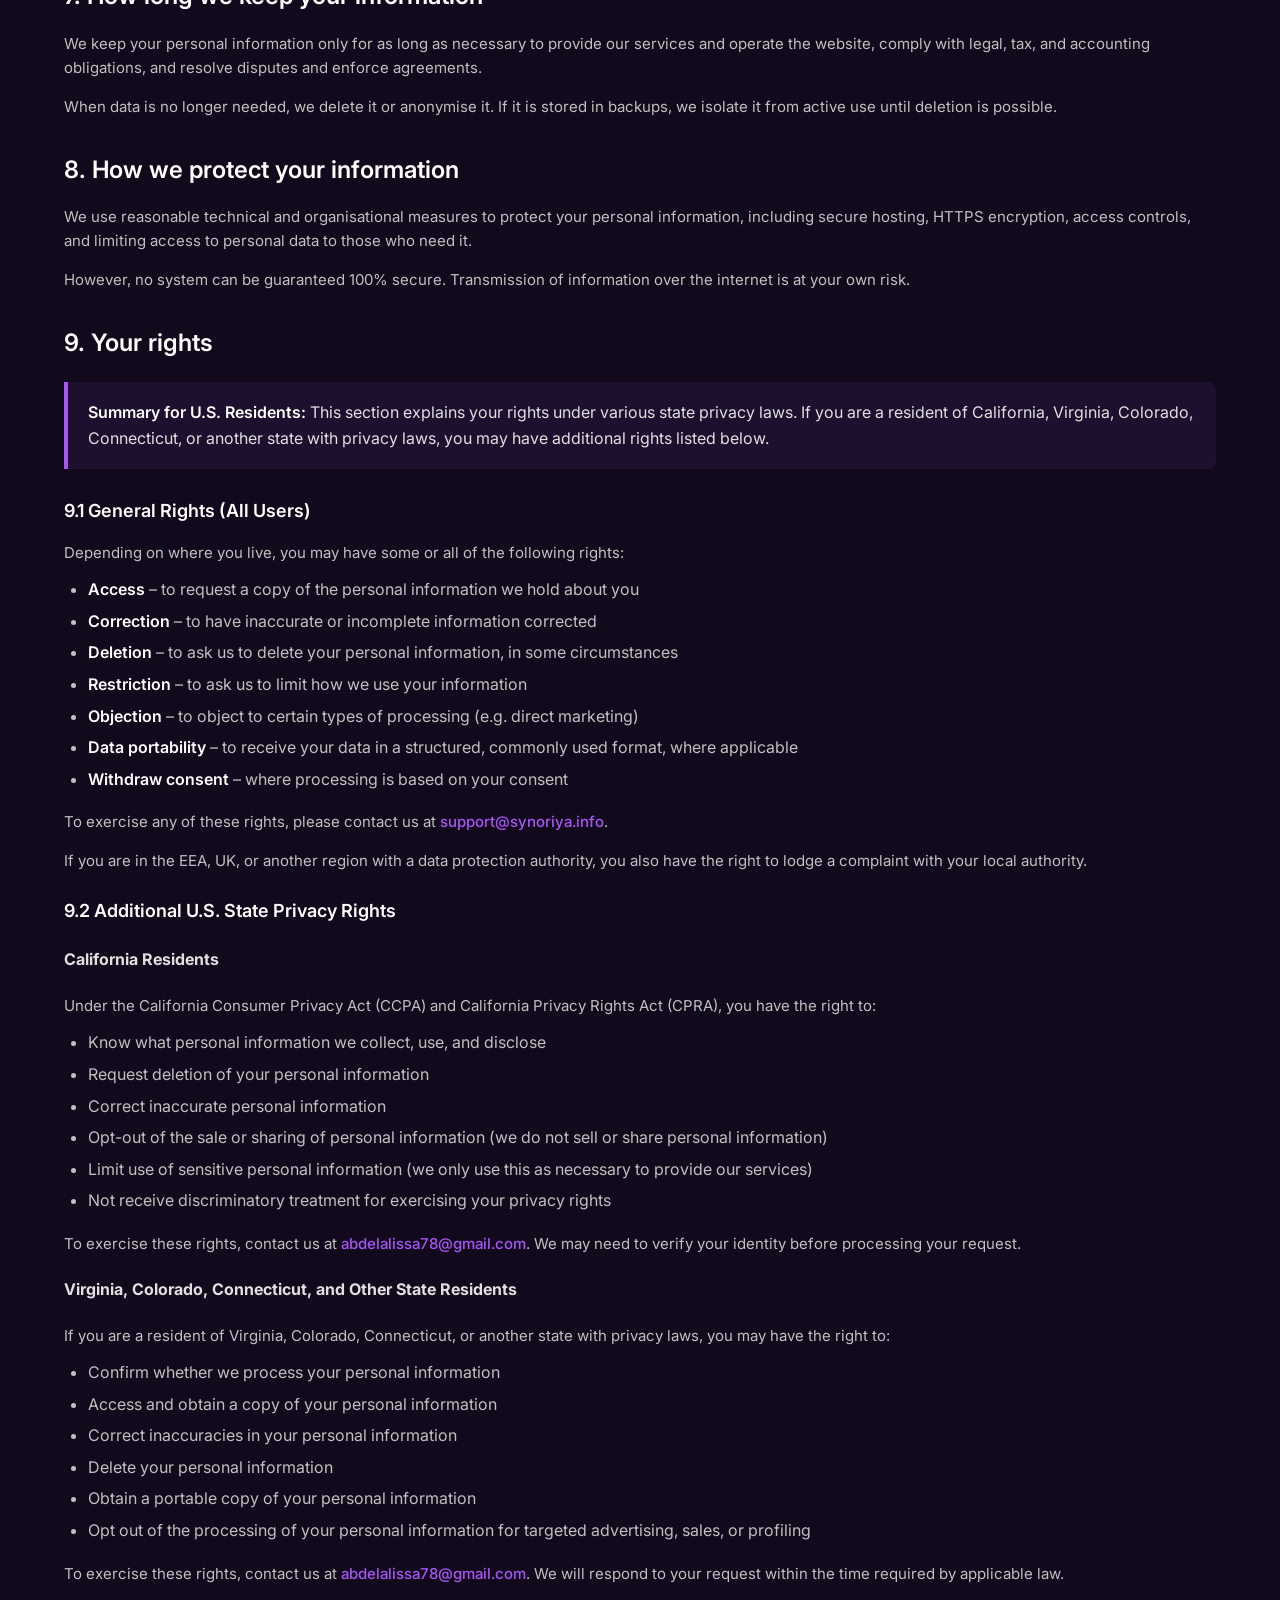
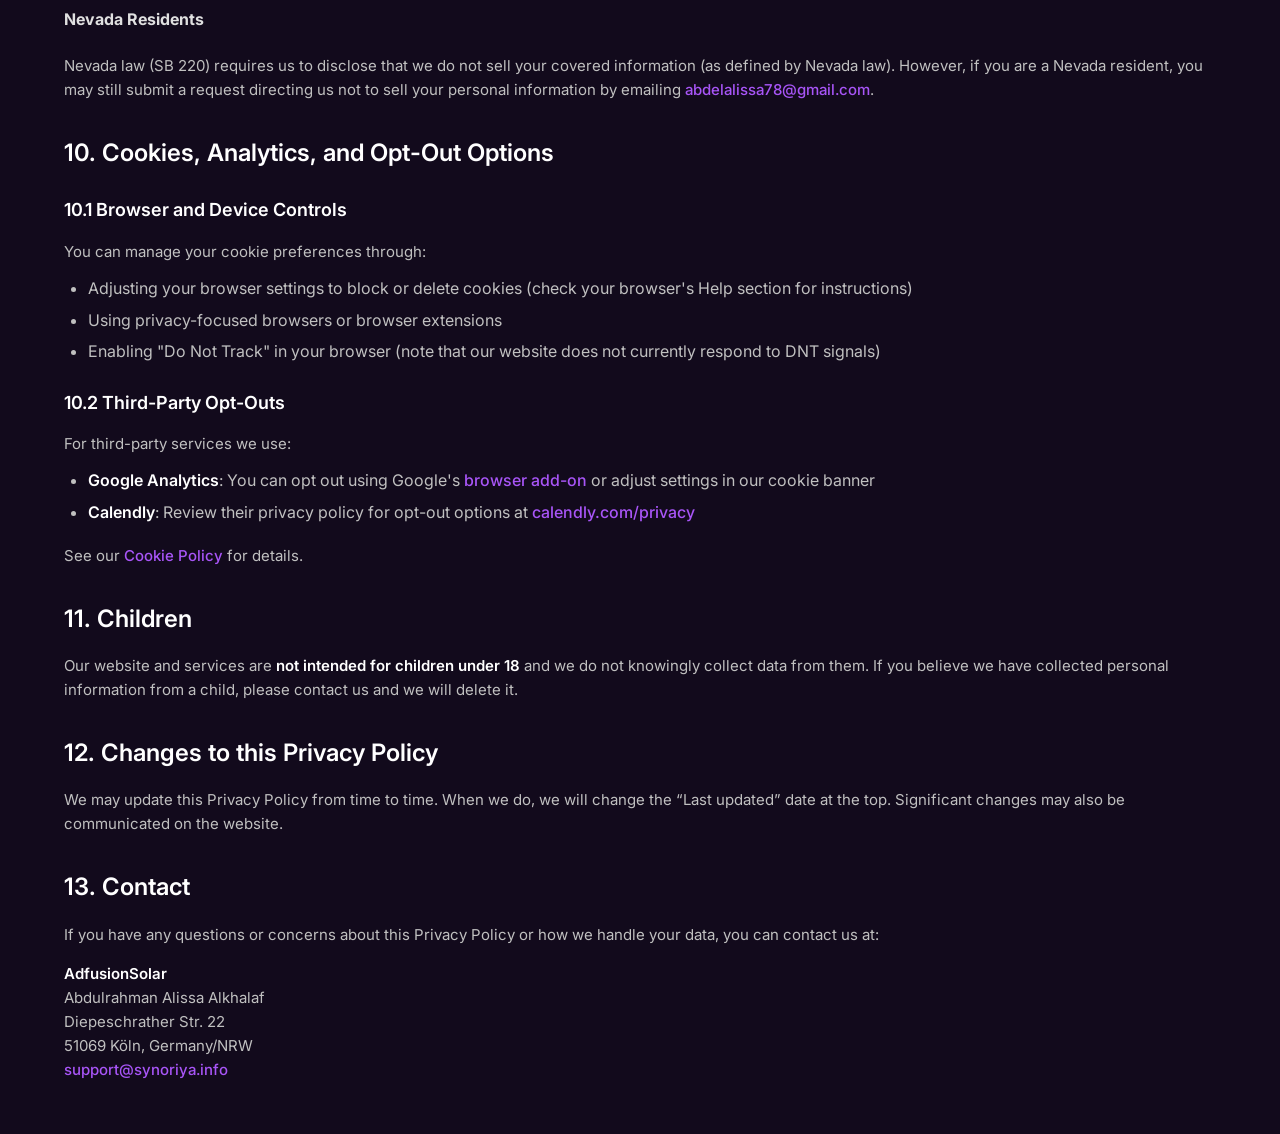
<file: privacy-policy/index.html>
<!DOCTYPE html>
<html lang="en">

<head>
    <meta charset="UTF-8" />
    <meta name="viewport" content="width=device-width, initial-scale=1.0" />
    <meta name="description"
        content="Privacy Policy - Learn how Synoriya (AdfusionSolar) collects, uses, and protects your personal data. GDPR & CCPA compliant." />
    <title>Privacy Policy - Synoriya</title>
    <link rel="canonical" href="https://synoriya.com/pp.html" />
    <meta property="og:title" content="Privacy Policy - Synoriya" />
    <meta property="og:description"
        content="GDPR & CCPA compliant privacy policy for Synoriya AI automation services" />
    <meta property="og:type" content="website" />
    <meta property="og:url" content="https://synoriya.com/pp.html" />
    <link rel="icon" type="image/png" href="../assets/favicon.png" />
    <link rel="preconnect" href="https://fonts.googleapis.com" />
    <link rel="preconnect" href="https://fonts.gstatic.com" crossorigin />
    <link href="https://fonts.googleapis.com/css2?family=Inter:wght@400;500;600;700&display=swap" rel="stylesheet" />
    <style>
        body {
            background-color: #0a0a0a;
            color: #e0e0e0;
            font-family: 'Inter', Arial, sans-serif;
            line-height: 1.6;
            margin: 0;
            padding: 0;
        }

        .privacy-container {
            max-width: 100%;
            margin: 0;
            padding: 40px 5%;
            background: rgba(26, 10, 46, 0.5);
        }

        @media (min-width: 1400px) {
            .privacy-container {
                padding: 40px 15%;
            }
        }

        h1 {
            font-size: 32px;
            font-weight: 700;
            color: #fff;
            margin-bottom: 8px;
            border-bottom: 2px solid #a855f7;
            padding-bottom: 10px;
        }

        h2 {
            font-size: 24px;
            font-weight: 600;
            color: #fff;
            margin-top: 32px;
            margin-bottom: 16px;
        }

        h3 {
            font-size: 18px;
            font-weight: 600;
            color: #fff;
            margin-top: 24px;
            margin-bottom: 10px;
        }

        p {
            font-size: 15px;
            color: #c0c0c0;
            margin-bottom: 12px;
        }

        ul,
        ol {
            margin: 0 0 18px 24px;
            padding: 0;
            color: #c0c0c0;
        }

        li {
            margin-bottom: 6px;
        }

        a {
            color: #a855f7;
            text-decoration: none;
            font-weight: 500;
        }

        a:hover {
            color: #9333ea;
            text-decoration: underline;
        }

        strong {
            color: #fff;
            font-weight: 600;
        }

        em {
            color: #a0a0a0;
        }

        .summary {
            background: rgba(168, 85, 247, 0.08);
            border-left: 4px solid #a855f7;
            padding: 18px 20px;
            border-radius: 0 8px 8px 0;
            margin: 20px 0 28px;
        }

        .footer-note {
            text-align: center;
            margin-top: 32px;
            font-size: 13px;
            color: #a0a0a0;
        }

        @media (max-width: 768px) {
            .privacy-container {
                padding: 30px 5%;
            }

            h1 {
                font-size: 26px;
            }

            h2 {
                font-size: 20px;
            }
        }

        .skip-link {
            position: absolute;
            top: -40px;
            left: 0;
            background: #a855f7;
            color: white;
            padding: 8px;
            text-decoration: none;
            z-index: 100;
        }

        .skip-link:focus {
            top: 0;
        }
    </style>
</head>

<body>
    <a href="#main-content" class="skip-link">Skip to main content</a>

    <nav style="padding: 20px 5%; background: rgba(0,0,0,0.5); border-bottom: 1px solid rgba(168,85,247,0.2);">
        <a href="../"
            style="color: #a855f7; text-decoration: none; font-weight: 600; font-size: 16px; display: inline-flex; align-items: center; gap: 8px;">
            <span style="font-size: 20px;">←</span> Back to Synoriya Home
        </a>
    </nav>

    <div class="privacy-container" id="main-content">
        <h1>Privacy Policy</h1>
        <p><em>Last updated: 04 December 2025</em></p>

        <p>
            This Privacy Notice explains how <strong>adfusionsolar</strong> (trading as
            <strong>"Synoriya"</strong>, "we", "us", or "our") collects, uses, and protects your personal
            information when you use our website and services.
        </p>
        <p>
            By using our website <a href="https://synoriya.com" target="_blank">https://synoriya.com</a> or
            otherwise interacting with us, you agree to this Privacy Policy. If you do not agree, please do not use
            our website or services.
        </p>

        <h2>1. Who we are</h2>
        <p>
            <strong>AdfusionSolar</strong><br />
            Abdulrahman Alissa Alkhalaf<br />
            Diepeschrather Str. 22<br />
            51069 Köln, Germany/NRW<br />
            <a href="mailto:support@synoriya.info">support@synoriya.info</a>
        </p>
        <p>
            We provide AI-based automation <strong>services</strong> (for example AI receptionists, AI chat/voice
            assistants, and appointment-setting workflows) to business clients.
        </p>

        <h2>2. What information we collect</h2>

        <h3>2.1 Information you provide directly</h3>
        <p>
            We collect the information you choose to share with us, for example when you:
        </p>
        <ul>
            <li>Book a consultation call (via Calendly or similar tools)</li>
            <li>Fill in forms or quizzes on the website</li>
            <li>Contact us by email or other channels</li>
            <li>Become a client and we set up AI services for you</li>
        </ul>
        <p>This may include:</p>
        <ul>
            <li>Name</li>
            <li>Business name</li>
            <li>Email address</li>
            <li>Phone number</li>
            <li>Preferred meeting date/time and time zone</li>
            <li>Information about your business (industry, size, challenges, goals)</li>
            <li>Any other information you include in messages or during onboarding</li>
            <li>For clients: data you upload or connect to our systems (e.g. contact lists in our client management
                system)</li>
        </ul>
        <p>
            We <strong>do not</strong> collect payment card data or process online payments on the website. Clients are
            invoiced separately.
        </p>

        <h3>2.2 Information collected automatically</h3>
        <p>
            When you visit our website, some information is collected automatically, such as:
        </p>
        <ul>
            <li>IP address and approximate location (country/region)</li>
            <li>Browser type, device type, operating system</li>
            <li>Pages visited, time spent, clicks, and navigation paths</li>
            <li>Referring website or campaign (if any)</li>
        </ul>
        <p>
            This is mainly collected through our web hosting and security/infrastructure providers and
            <strong>Google Analytics</strong> (only if you have given consent via the cookie banner).
        </p>

        <h3>2.3 Cookies and similar technologies</h3>
        <p>
            We use cookies and similar technologies to:
        </p>
        <ul>
            <li>Remember your preferences (e.g. cookie consent)</li>
            <li>Improve the performance and security of the website</li>
            <li>Run analytics (only with your consent)</li>
        </ul>
        <p>
            You can learn more and manage your choices in our <a href="../cookie-policy/">Cookie Policy</a>.
        </p>

        <h2>3. How we use your information</h2>
        <p>We use your personal information to:</p>
        <ul>
            <li>Provide and operate our website</li>
            <li>Respond to your inquiries and messages</li>
            <li>Schedule and manage consultation calls (e.g. via Calendly)</li>
            <li>Understand your business needs and prepare proposals</li>
            <li>Deliver and manage our AI automation <strong>services</strong> for clients</li>
            <li>Improve our website, services, and user experience</li>
            <li>Run analytics (only where you have given cookie consent)</li>
            <li>Comply with legal obligations and protect our legal rights</li>
        </ul>
        <p>We do <strong>not</strong> sell your personal information.</p>

        <h2>4. Our AI services and client data</h2>
        <p>
            When you become a client, we may set up AI workflows (for example using
            <strong>third-party automation platforms</strong>). In that context we may process:
        </p>
        <ul>
            <li>Your business contact data</li>
            <li>Contact data of your leads or customers (that you provide or connect)</li>
            <li>Content of messages, calls, or chat interactions handled by the AI systems</li>
        </ul>
        <p>
            We use this data only to configure, run, and optimize the automation services you have requested, provide
            support, reporting, and troubleshooting, and to meet legal and contractual obligations.
        </p>
        <p>
            You are responsible for ensuring that you have a lawful basis to share your customers’ data with us and
            with any platforms we use on your behalf.
        </p>

        <h2>5. Third-party services we use</h2>
        <p>
            We may share your information with carefully selected third parties who help us run our business and
            deliver services, for example:
        </p>
        <ul>
            <li>Website hosting and infrastructure providers</li>
            <li><strong>Calendly</strong> – for booking and managing appointments</li>
            <li><strong>Third-party automation and CRM platforms</strong> – to deliver and manage client services</li>
            <li><strong>Google Analytics</strong> – for website usage statistics (only with your cookie consent)</li>
            <li>Email and communication providers – for sending and receiving emails</li>
        </ul>
        <p>
            These providers act as our processors in many cases and only process your information under our
            instructions and for the purposes described above.
        </p>
        <p>
            Your clients may also create their own accounts with providers such as <strong>Twilio</strong> or others
            directly. In those cases, those providers act as <strong>independent controllers</strong>, and their own
            privacy notices apply.
        </p>

        <h2>6. Legal bases for processing (EEA/UK)</h2>
        <p>
            If you are in the European Economic Area (EEA) or the United Kingdom (UK), we process your personal
            information under one or more of these legal bases:
        </p>
        <ul>
            <li><strong>Consent</strong> – for example, when you accept analytics cookies or sign up to receive
                communications.</li>
            <li><strong>Contract</strong> – when processing is necessary to perform a contract with you or to take steps
                at your request before entering into a contract.</li>
            <li><strong>Legitimate interests</strong> – for example, to improve our services, secure our systems, or
                communicate with you about relevant services, where those interests are not overridden by your rights.
            </li>
            <li><strong>Legal obligation</strong> – where processing is required to comply with laws (e.g. tax,
                accounting, regulatory requirements).</li>
        </ul>

        <h2>7. How long we keep your information</h2>
        <p>
            We keep your personal information only for as long as necessary to provide our services and operate the
            website, comply with legal, tax, and accounting obligations, and resolve disputes and enforce agreements.
        </p>
        <p>
            When data is no longer needed, we delete it or anonymise it. If it is stored in backups, we isolate it from
            active use until deletion is possible.
        </p>

        <h2>8. How we protect your information</h2>
        <p>
            We use reasonable technical and organisational measures to protect your personal information, including
            secure hosting, HTTPS encryption, access controls, and limiting access to personal data to those who need
            it.
        </p>
        <p>
            However, no system can be guaranteed 100% secure. Transmission of information over the internet is at your
            own risk.
        </p>

        <h2>9. Your rights</h2>
        <div class="summary">
            <strong>Summary for U.S. Residents:</strong> This section explains your rights under various state privacy
            laws.
            If you are a resident of California, Virginia, Colorado, Connecticut, or another state with privacy laws,
            you may have additional rights listed below.
        </div>

        <h3>9.1 General Rights (All Users)</h3>
        <p>
            Depending on where you live, you may have some or all of the following rights:
        </p>
        <ul>
            <li><strong>Access</strong> – to request a copy of the personal information we hold about you</li>
            <li><strong>Correction</strong> – to have inaccurate or incomplete information corrected</li>
            <li><strong>Deletion</strong> – to ask us to delete your personal information, in some circumstances</li>
            <li><strong>Restriction</strong> – to ask us to limit how we use your information</li>
            <li><strong>Objection</strong> – to object to certain types of processing (e.g. direct marketing)</li>
            <li><strong>Data portability</strong> – to receive your data in a structured, commonly used format, where
                applicable</li>
            <li><strong>Withdraw consent</strong> – where processing is based on your consent</li>
        </ul>
        <p>
            To exercise any of these rights, please contact us at
            <a href="mailto:support@synoriya.info">support@synoriya.info</a>.
        </p>
        <p>
            If you are in the EEA, UK, or another region with a data protection authority, you also have the right to
            lodge a complaint with your local authority.
        </p>

        <h3>9.2 Additional U.S. State Privacy Rights</h3>

        <h4>California Residents</h4>
        <p>
            Under the California Consumer Privacy Act (CCPA) and California Privacy Rights Act (CPRA), you have the
            right to:
        </p>
        <ul>
            <li>Know what personal information we collect, use, and disclose</li>
            <li>Request deletion of your personal information</li>
            <li>Correct inaccurate personal information</li>
            <li>Opt-out of the sale or sharing of personal information (we do not sell or share personal information)
            </li>
            <li>Limit use of sensitive personal information (we only use this as necessary to provide our services)</li>
            <li>Not receive discriminatory treatment for exercising your privacy rights</li>
        </ul>
        <p>
            To exercise these rights, contact us at <a
                href="mailto:abdelalissa78@gmail.com">abdelalissa78@gmail.com</a>.
            We may need to verify your identity before processing your request.
        </p>

        <h4>Virginia, Colorado, Connecticut, and Other State Residents</h4>
        <p>
            If you are a resident of Virginia, Colorado, Connecticut, or another state with privacy laws, you may have
            the right to:
        </p>
        <ul>
            <li>Confirm whether we process your personal information</li>
            <li>Access and obtain a copy of your personal information</li>
            <li>Correct inaccuracies in your personal information</li>
            <li>Delete your personal information</li>
            <li>Obtain a portable copy of your personal information</li>
            <li>Opt out of the processing of your personal information for targeted advertising, sales, or profiling
            </li>
        </ul>
        <p>
            To exercise these rights, contact us at <a
                href="mailto:abdelalissa78@gmail.com">abdelalissa78@gmail.com</a>.
            We will respond to your request within the time required by applicable law.
        </p>

        <h4>Nevada Residents</h4>
        <p>
            Nevada law (SB 220) requires us to disclose that we do not sell your covered information (as defined by
            Nevada law).
            However, if you are a Nevada resident, you may still submit a request directing us not to sell your personal
            information
            by emailing <a href="mailto:abdelalissa78@gmail.com">abdelalissa78@gmail.com</a>.
        </p>

        <h2>10. Cookies, Analytics, and Opt-Out Options</h2>
        <h3>10.1 Browser and Device Controls</h3>
        <p>You can manage your cookie preferences through:</p>
        <ul>
            <li>Adjusting your browser settings to block or delete cookies (check your browser's Help section for
                instructions)</li>
            <li>Using privacy-focused browsers or browser extensions</li>
            <li>Enabling "Do Not Track" in your browser (note that our website does not currently respond to DNT
                signals)</li>
        </ul>

        <h3>10.2 Third-Party Opt-Outs</h3>
        <p>For third-party services we use:</p>
        <ul>
            <li><strong>Google Analytics</strong>: You can opt out using Google's <a
                    href="https://tools.google.com/dlpage/gaoptout" target="_blank">browser add-on</a> or adjust
                settings in our cookie banner</li>
            <li><strong>Calendly</strong>: Review their privacy policy for opt-out options at <a
                    href="https://calendly.com/privacy" target="_blank">calendly.com/privacy</a></li>
        </ul>
        <p>
            See our <a href="../cookie-policy/">Cookie Policy</a> for details.
        </p>

        <h2>11. Children</h2>
        <p>
            Our website and services are <strong>not intended for children under 18</strong> and we do not knowingly
            collect data from them. If you believe we have collected personal information from a child, please contact
            us and we will delete it.
        </p>

        <h2>12. Changes to this Privacy Policy</h2>
        <p>
            We may update this Privacy Policy from time to time. When we do, we will change the “Last updated” date at
            the top. Significant changes may also be communicated on the website.
        </p>

        <h2>13. Contact</h2>
        <p>
            If you have any questions or concerns about this Privacy Policy or how we handle your data, you can contact
            us at:
        </p>
        <p>
            <strong>AdfusionSolar</strong><br />
            Abdulrahman Alissa Alkhalaf<br />
            Diepeschrather Str. 22<br />
            51069 Köln, Germany/NRW<br />
            <a href="mailto:support@synoriya.info">support@synoriya.info</a>
        </p>

    </div>
</body>

</html>
</file>
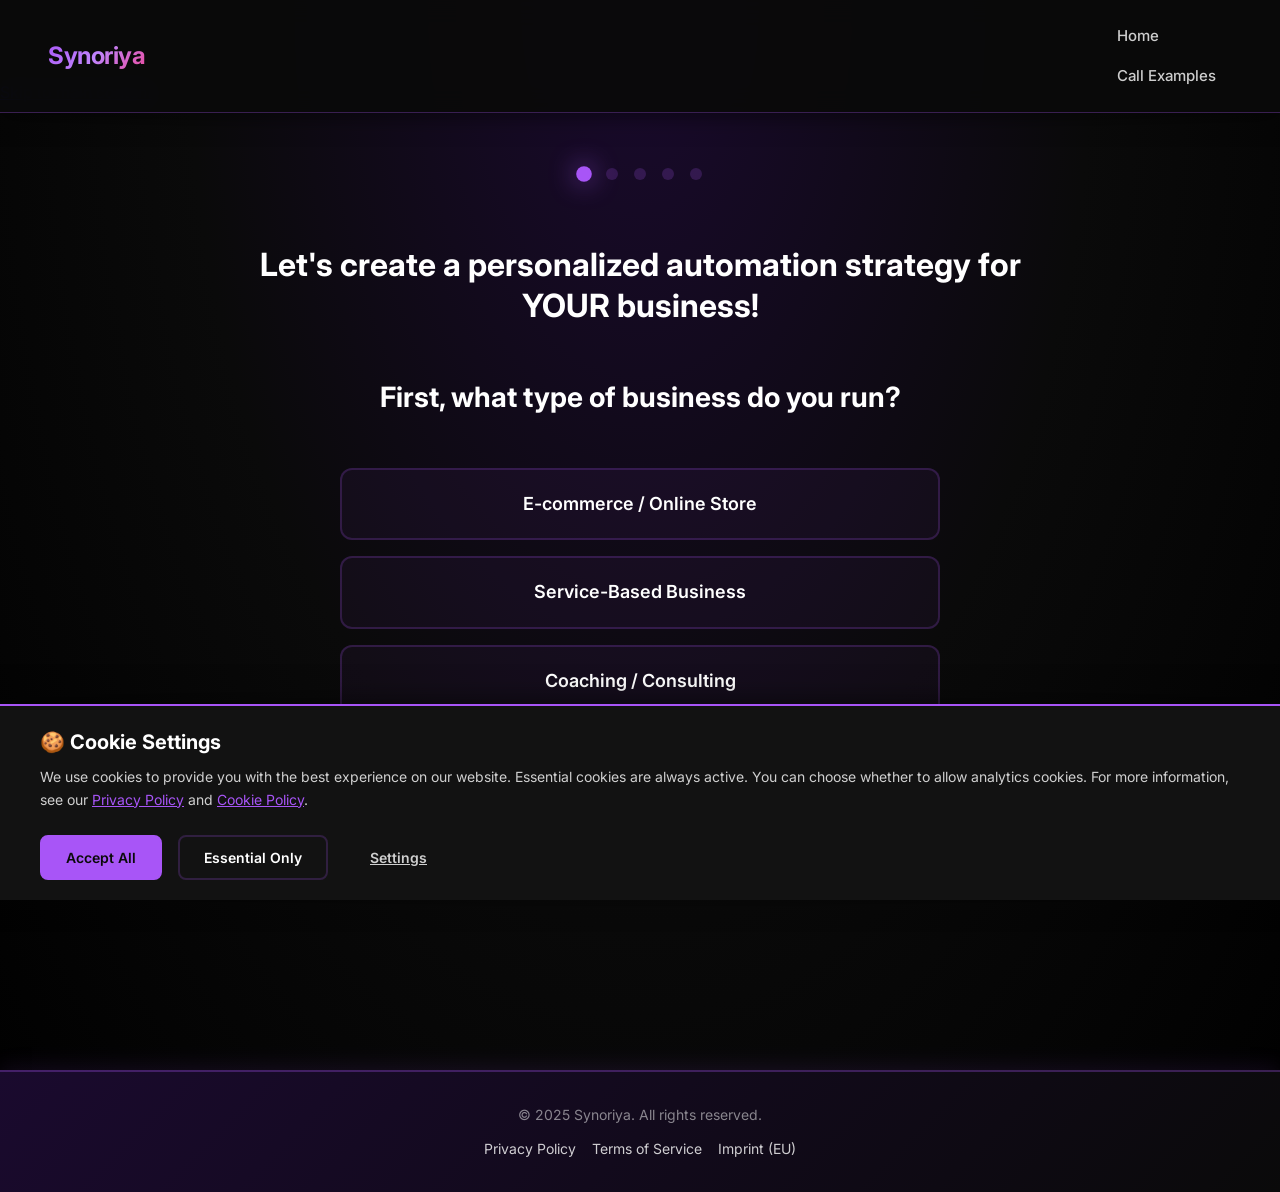
<file: quiz/index.html>
<!DOCTYPE html>
<html lang="en">

<head>
    <meta charset="UTF-8">
    <meta name="viewport" content="width=device-width, initial-scale=1.0">
    <meta name="description"
        content="Find the perfect AI receptionist solution for your business. Take our quick quiz to discover how Synoriya can automate your customer service and scale instantly.">
    <title>Synoriya - Find Your AI Solution | Business Automation Quiz</title>

    <!-- SEO Meta Tags -->
    <link rel="canonical" href="https://synoriya.com/quiz.html">
    <meta property="og:title" content="Synoriya - Find Your AI Solution">
    <meta property="og:description"
        content="Take our quiz to see how Synoriya can transform your business with AI automation">
    <meta property="og:type" content="website">
    <meta property="og:url" content="https://synoriya.com/quiz.html">
    <meta property="og:image" content="https://synoriya.com/favicon.png">
    <meta name="twitter:card" content="summary_large_image">
    <meta name="twitter:title" content="Synoriya - Find Your AI Solution">
    <meta name="twitter:description" content="Discover how AI automation can 10x your business efficiency">
    <meta name="twitter:image" content="https://synoriya.com/favicon.png">

    <!-- Favicon -->
    <link rel="icon" type="image/png" href="../assets/favicon.png">

    <!-- Fonts -->
    <link rel="preconnect" href="https://fonts.googleapis.com">
    <link rel="preconnect" href="https://fonts.gstatic.com" crossorigin>
    <link href="https://fonts.googleapis.com/css2?family=Inter:wght@400;600;700;800&display=swap" rel="stylesheet">

    <!-- Stylesheets -->
    <link rel="stylesheet" href="../css/styles.css">
    <link rel="stylesheet" href="../css/cookie-consent.css">
</head>

<body>
    <!-- Skip to Content (Accessibility) -->
    <a href="#quiz-content" class="skip-link">Skip to main content</a>
    <!-- Navigation -->
    <nav class="nav" role="navigation" aria-label="Main navigation">
        <a href="../" class="nav-logo">Synoriya</a>
        <div class="nav-links">
            <a href="../" class="nav-link">Home</a>
            <a href="../call-demos/" class="nav-link">Call Examples</a>
        </div>
    </nav>

    <main id="main-content" role="main">
        <!-- Quiz Screen -->
        <div id="quiz-screen" class="screen active">
            <div class="container">
                <!-- Progress Indicator -->
                <div class="progress-indicator" role="progressbar" aria-label="Quiz progress" aria-valuenow="0"
                    aria-valuemin="0" aria-valuemax="5">
                    <div class="progress-dot active" data-step="0"></div>
                    <div class="progress-dot" data-step="1"></div>
                    <div class="progress-dot" data-step="2"></div>
                    <div class="progress-dot" data-step="3"></div>
                    <div class="progress-dot" data-step="4"></div>
                </div>

                <!-- Quiz Content -->
                <div class="quiz-content">
                    <h2 class="quiz-intro">Let's create a personalized automation strategy for YOUR business!</h2>
                    <div id="question-container" role="region" aria-live="polite" aria-atomic="true">
                        <!-- Questions will be dynamically inserted here -->
                    </div>
                </div>
            </div>
        </div>

        <!-- Booking Screen -->
        <div id="booking-screen" class="screen">
            <div class="container">
                <div class="booking-content">
                    <div class="success-icon">🚀</div>
                    <h2 class="booking-headline">Perfect! Let's Get You Automated</h2>
                    <p class="booking-subheadline">Based on your answers, I can show you exactly how to <span
                            class="highlight" id="personalized-benefit">transform your business</span> with Synoriya
                        automation.
                    </p>

                    <div class="booking-benefits">
                        <div class="benefit-item">
                            <span class="check-icon">✓</span>
                            <span>30-minute personalized demo</span>
                        </div>
                        <div class="benefit-item">
                            <span class="check-icon">✓</span>
                            <span>Custom automation strategy for your business</span>
                        </div>
                        <div class="benefit-item">
                            <span class="check-icon">✓</span>
                            <span>See real examples & results</span>
                        </div>
                        <div class="benefit-item">
                            <span class="check-icon">✓</span>
                            <span>No commitment required</span>
                        </div>
                    </div>

                    <div class="booking-cta">
                        <p class="booking-prompt">Book your free Zoom call now:</p>
                        <!-- Calendly inline widget begin -->
                        <div id="booking-embed">
                            <!-- Calendly widget will be loaded here after consent -->
                        </div>
                        <!-- Calendly inline widget end -->
                    </div>

                    <p class="booking-footer">We respect your time. No sales pitch, just value.</p>
                </div>
            </div>
        </div>
    </main>

    <!-- Footer -->
    <footer
        style="background: linear-gradient(135deg, #1a0a2e 0%, #0a0a0a 100%); border-top: 2px solid rgba(168, 85, 247, 0.3); box-shadow: 0 -4px 20px rgba(168, 85, 247, 0.1); padding: 2rem 1.5rem; margin-top: 4rem; text-align: center;">
        <p style="color: var(--text-muted); font-size: 0.875rem; margin-bottom: 0.75rem;">
            © 2025 Synoriya. All rights reserved.
        </p>
        <nav aria-label="Legal navigation" style="display: flex; gap: 1rem; justify-content: center; flex-wrap: wrap;">
            <a href="../privacy-policy/"
                style="color: var(--text-secondary); text-decoration: none; font-size: 0.875rem;">Privacy Policy</a>
            <a href="../terms/" style="color: var(--text-secondary); text-decoration: none; font-size: 0.875rem;">Terms
                of
                Service</a>
            <a href="../impressum/"
                style="color: var(--text-secondary); text-decoration: none; font-size: 0.875rem;">Imprint (EU)</a>
        </nav>
    </footer>

    <!-- Scripts -->
    <script src="../js/cookie-consent.js"></script>
    <script>
        // ============================================
        // QUIZ APP STATE MANAGEMENT
        // ============================================

        const appState = {
            currentPage: 'quiz',
            currentQuestion: 0,
            answers: {},
            quizData: [
                {
                    id: 'business-type',
                    question: 'First, what type of business do you run?',
                    options: [
                        { value: 'ecommerce', label: 'E-commerce / Online Store' },
                        { value: 'service', label: 'Service-Based Business' },
                        { value: 'coaching', label: 'Coaching / Consulting' },
                        { value: 'agency', label: 'Marketing / Creative Agency' },
                        { value: 'other', label: 'Other' }
                    ]
                },
                {
                    id: 'lead-volume',
                    question: 'How many leads do you generate per month?',
                    options: [
                        { value: 'low', label: 'Less than 50 leads' },
                        { value: 'medium', label: '50-200 leads' },
                        { value: 'high', label: '200-500 leads' },
                        { value: 'very-high', label: '500+ leads' }
                    ]
                },
                {
                    id: 'challenge',
                    question: 'What\'s your biggest challenge right now?',
                    options: [
                        { value: 'lead-gen', label: 'Generating enough leads' },
                        { value: 'follow-up', label: 'Following up with leads consistently' },
                        { value: 'conversion', label: 'Converting leads into customers' },
                        { value: 'time', label: 'Not enough time for everything' }
                    ]
                },
                {
                    id: 'crm-usage',
                    question: 'Do you currently use a CRM?',
                    options: [
                        { value: 'none', label: 'No CRM - I use spreadsheets or notes' },
                        { value: 'basic', label: 'Yes, a basic CRM' },
                        { value: 'advanced', label: 'Yes, an advanced CRM (like Synoriya)' },
                        { value: 'switching', label: 'Looking to switch CRMs' }
                    ]
                },
                {
                    id: 'revenue-goal',
                    question: 'What\'s your monthly revenue goal?',
                    options: [
                        { value: 'starter', label: 'Under $10K/month' },
                        { value: 'growing', label: '$10K - $50K/month' },
                        { value: 'scaling', label: '$50K - $100K/month' },
                        { value: 'enterprise', label: '$100K+/month' }
                    ]
                }
            ]
        };

        // ============================================
        // DOM ELEMENTS
        // ============================================

        const elements = {
            questionContainer: document.getElementById('question-container'),
            progressDots: document.querySelectorAll('.progress-dot'),
            personalizedBenefit: document.getElementById('personalized-benefit')
        };

        // ============================================
        // INITIALIZATION
        // ============================================

        document.addEventListener('DOMContentLoaded', () => {
            console.log('Synoriya Quiz Page loaded! 🚀');

            // Initialize the quiz
            renderQuestion(0);
            updateProgress(0);
            addKeyboardSupport();

            // Track the page view
            trackEvent('quiz_page_view');
        });

        // ============================================
        // KEYBOARD NAVIGATION
        // ============================================

        function addKeyboardSupport() {
            document.addEventListener('keydown', (e) => {
                const activeElement = document.activeElement;
                if (activeElement.classList.contains('option-card') && (e.key === 'Enter' || e.key === ' ')) {
                    e.preventDefault();
                    activeElement.click();
                }
            });
        }

        // ============================================
        // ANALYTICS TRACKING (WITH CONSENT CHECK)
        // ============================================

        function trackEvent(eventName, eventParams = {}) {
            // Only track if user has given consent
            if (window.CookieConsent && window.CookieConsent.hasConsent('analytics')) {
                if (typeof gtag === 'function') {
                    gtag('event', eventName, eventParams);
                }
            }
            console.log('Event:', eventName, eventParams);
        }

        // ============================================
        // QUIZ FUNCTIONALITY
        // ============================================

        function renderQuestion(index) {
            const question = appState.quizData[index];

            const questionHTML = `
                <div class="question">
                    <h3 class="question-text">${question.question}</h3>
                    <div class="options">
                        ${question.options.map(option => `
                            <div class="option-card" data-value="${option.value}" tabindex="0" role="button" aria-label="${option.label}">
                                ${option.label}
                            </div>
                        `).join('')}
                    </div>
                </div>
            `;

            elements.questionContainer.innerHTML = questionHTML;

            // Add event listeners to options
            document.querySelectorAll('.option-card').forEach(card => {
                card.addEventListener('click', () => handleOptionClick(card, question.id));
            });
        }

        function handleOptionClick(card, questionId) {
            // Remove selected state from all options
            document.querySelectorAll('.option-card').forEach(opt => {
                opt.classList.remove('selected');
                opt.setAttribute('aria-selected', 'false');
            });

            // Set selected state
            card.classList.add('selected');
            card.setAttribute('aria-selected', 'true');

            // Store the answer
            const value = card.dataset.value;
            appState.answers[questionId] = value;

            // Move to next question or show results
            setTimeout(() => {
                if (appState.currentQuestion < appState.quizData.length - 1) {
                    appState.currentQuestion++;
                    renderQuestion(appState.currentQuestion);
                    updateProgress(appState.currentQuestion);
                } else {
                    showBookingScreen();
                }
            }, 300);
        }

        function updateProgress(index) {
            // Update active dot
            document.querySelectorAll('.progress-dot').forEach((dot, i) => {
                if (i <= index) {
                    dot.classList.add('active');
                } else {
                    dot.classList.remove('active');
                }
            });
        }

        // ============================================
        // BOOKING SCREEN
        // ============================================

        function showBookingScreen() {
            // Hide quiz screen and show booking screen
            document.getElementById('quiz-screen').classList.remove('active');
            document.getElementById('booking-screen').classList.add('active');

            // Personalize the booking screen based on answers
            personalizeBookingScreen();

            // Load Calendly
            loadCalendly();

            // Track completion
            trackEvent('quiz_completed', appState.answers);
        }

        function personalizeBookingScreen() {
            // Add personalization based on answers if needed
            // For example, you can update the #personalized-benefit element
            const benefitText = "transform your business";
            if (elements.personalizedBenefit) {
                elements.personalizedBenefit.textContent = benefitText;
            }
        }

        // ============================================
        // CALENDLY INTEGRATION (CONSENT-PROTECTED)
        // ============================================

        function loadCalendly() {
            // Only load if we have consent for analytics/marketing cookies
            if (window.CookieConsent && window.CookieConsent.hasConsent('analytics')) {
                const bookingEmbed = document.getElementById('booking-embed');

                if (bookingEmbed) {
                    // Create Calendly widget div
                    const calendlyWidget = document.createElement('div');
                    calendlyWidget.className = 'calendly-inline-widget';
                    calendlyWidget.setAttribute('data-url', 'https://calendly.com/abdelalissa78/30min');
                    calendlyWidget.style.minWidth = '320px';
                    calendlyWidget.style.height = '700px';
                    bookingEmbed.appendChild(calendlyWidget);

                    // Load Calendly script
                    const script = document.createElement('script');
                    script.type = 'text/javascript';
                    script.src = 'https://assets.calendly.com/assets/external/widget.js';
                    script.async = true;
                    document.body.appendChild(script);

                    console.log('✅ Calendly loaded with consent');
                }
            } else {
                // Show message asking for consent
                const bookingEmbed = document.getElementById('booking-embed');
                if (bookingEmbed) {
                    bookingEmbed.innerHTML = `
                        <div style="padding: 3rem; text-align: center; background: rgba(168, 85, 247, 0.05); border: 1px solid rgba(168, 85, 247, 0.2); border-radius: 16px;">
                            <p style="color: rgba(255, 255, 255, 0.8); margin-bottom: 1rem; font-size: 18px;">
                                📅 To view the booking calendar, please accept cookies.
                            </p>
                            <p style="color: rgba(255, 255, 255, 0.5); font-size: 14px;">
                                We use Calendly to manage appointments. Accepting cookies allows us to load the booking widget.
                            </p>
                        </div>
                    `;
                }
            }
        }
    </script>
</body>

</html>
</file>
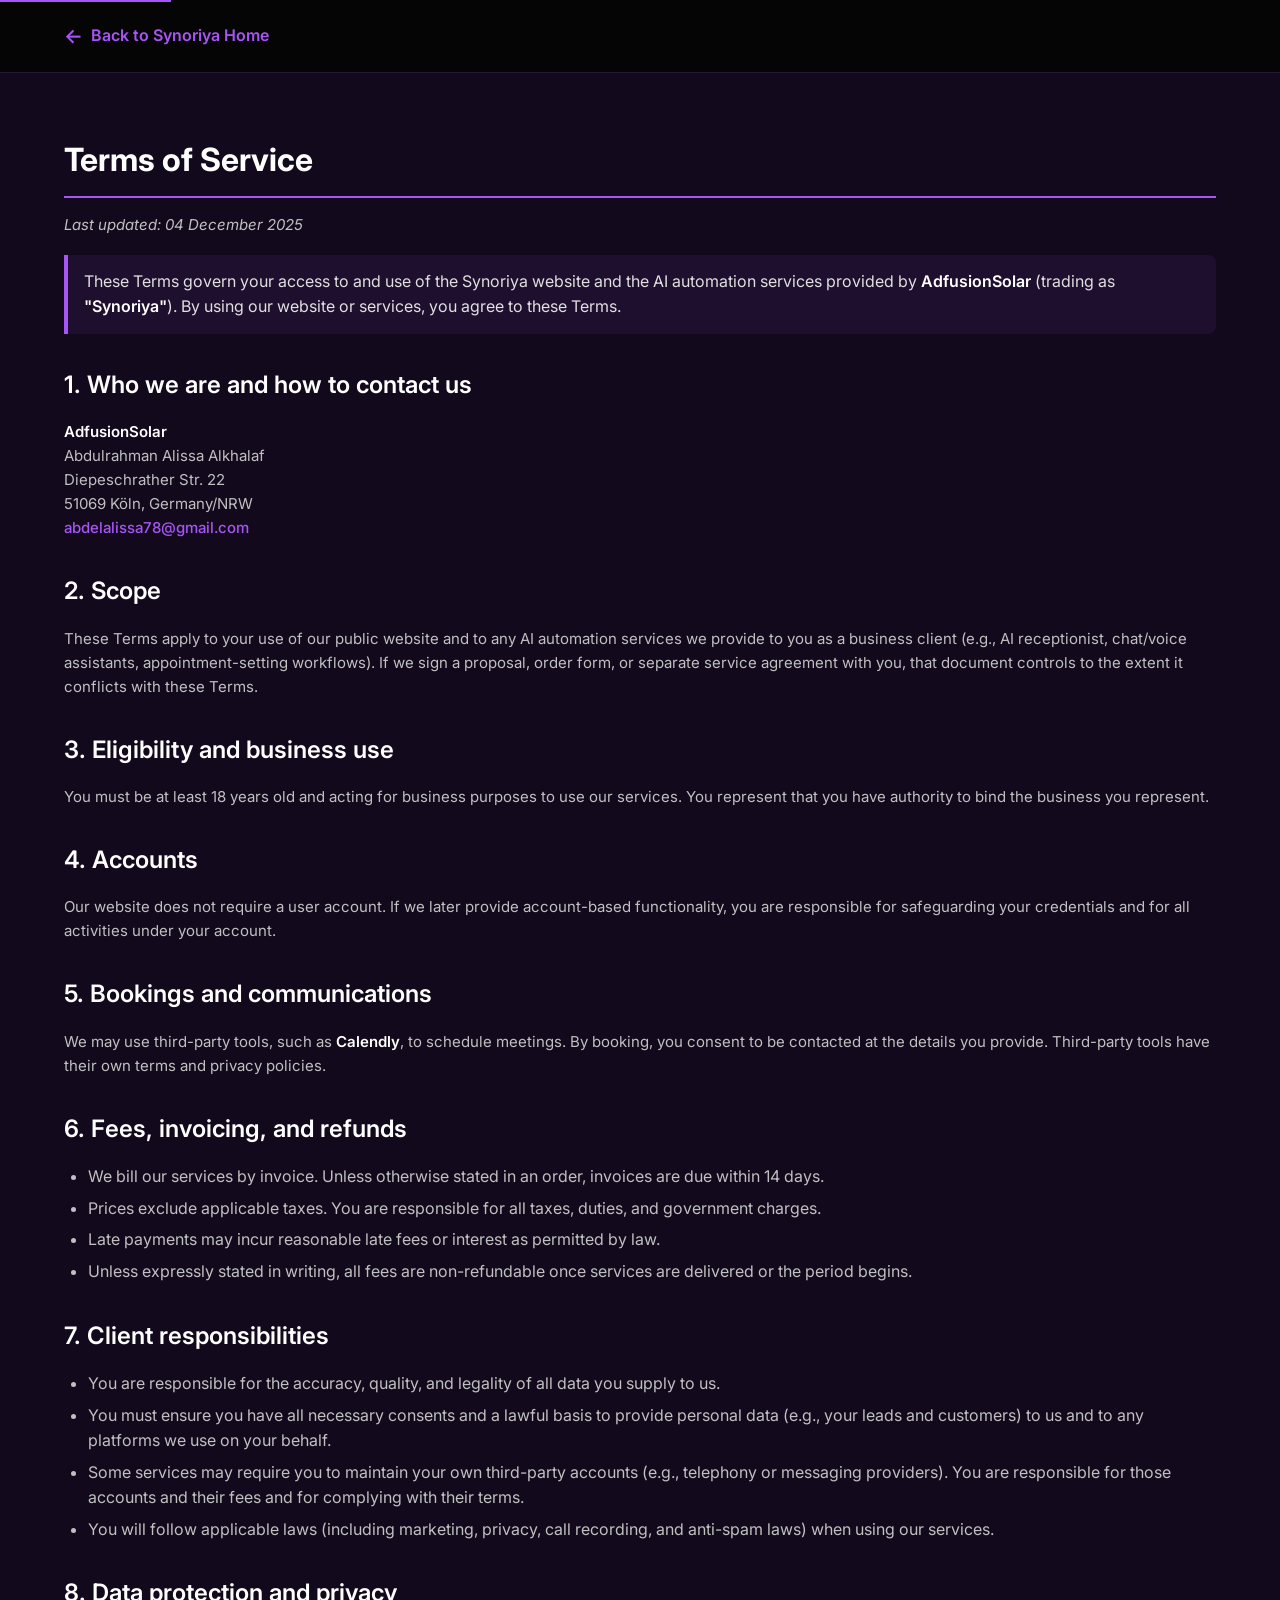
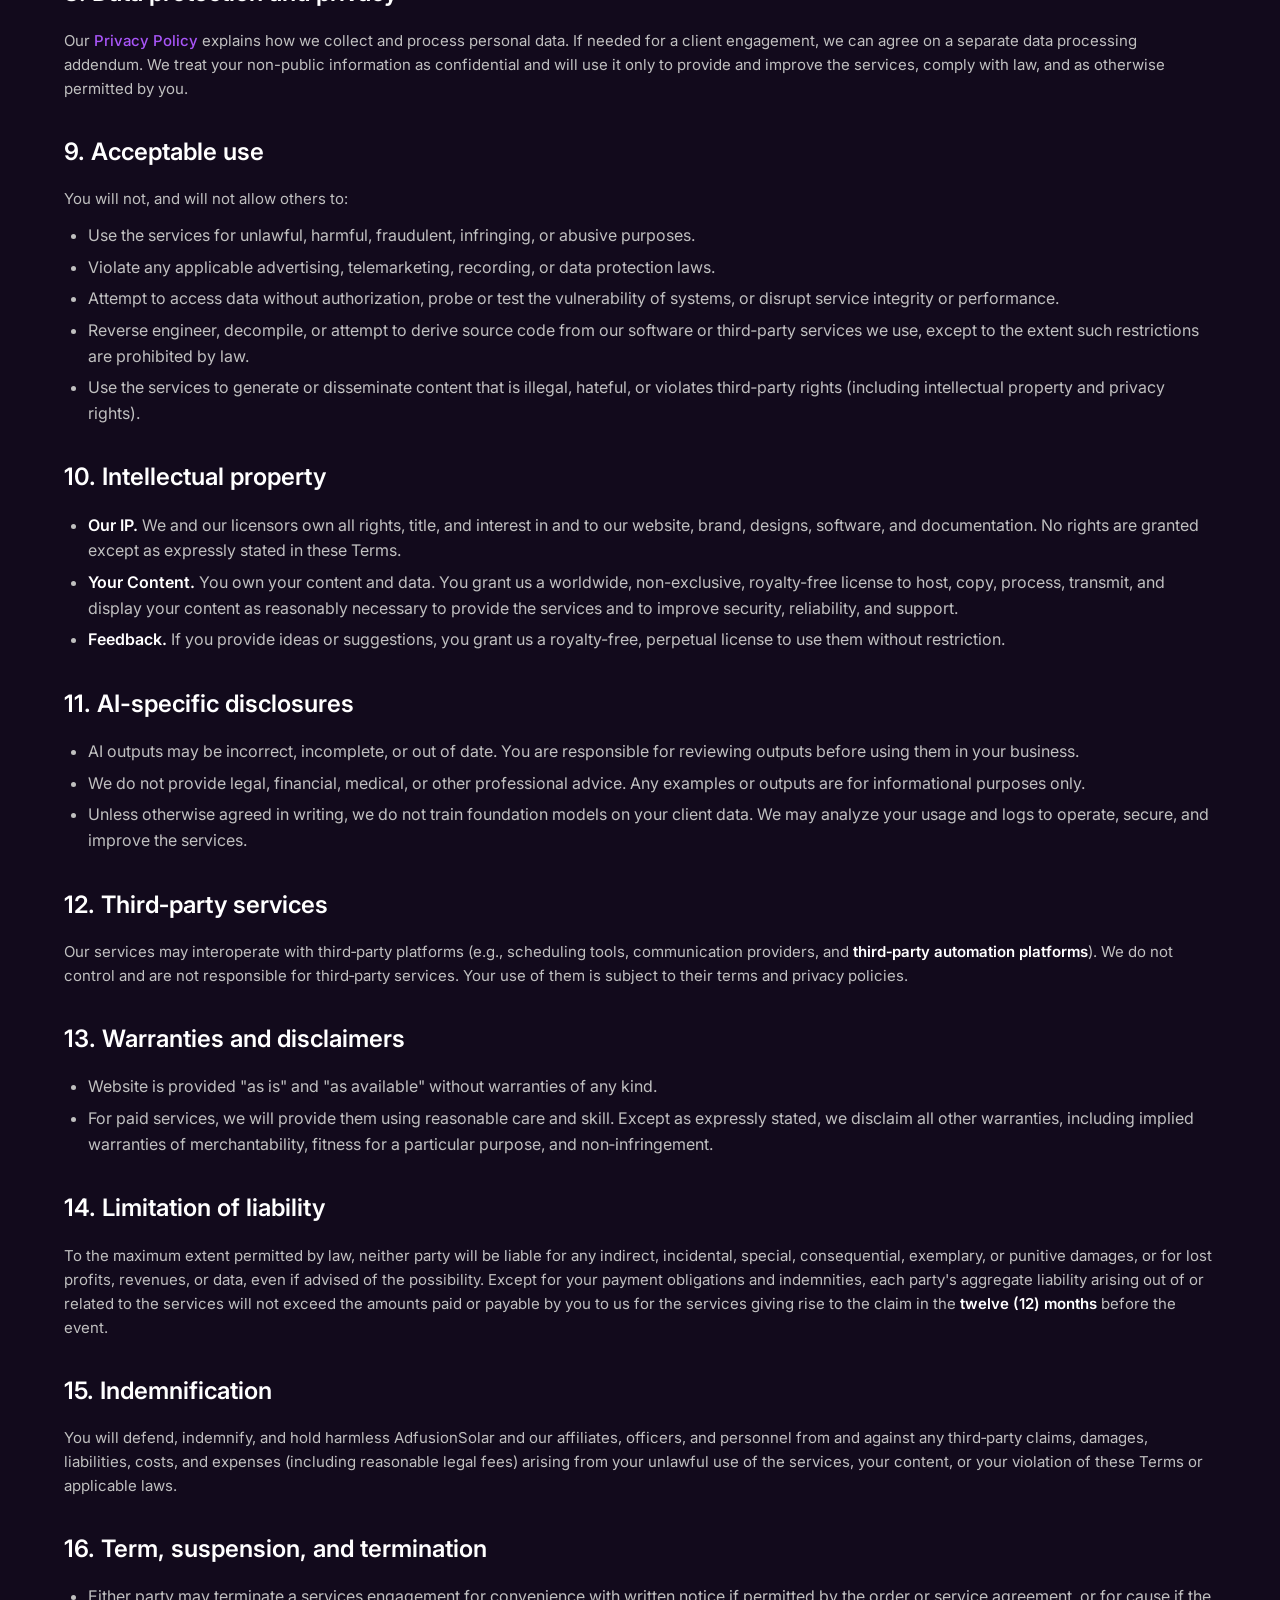
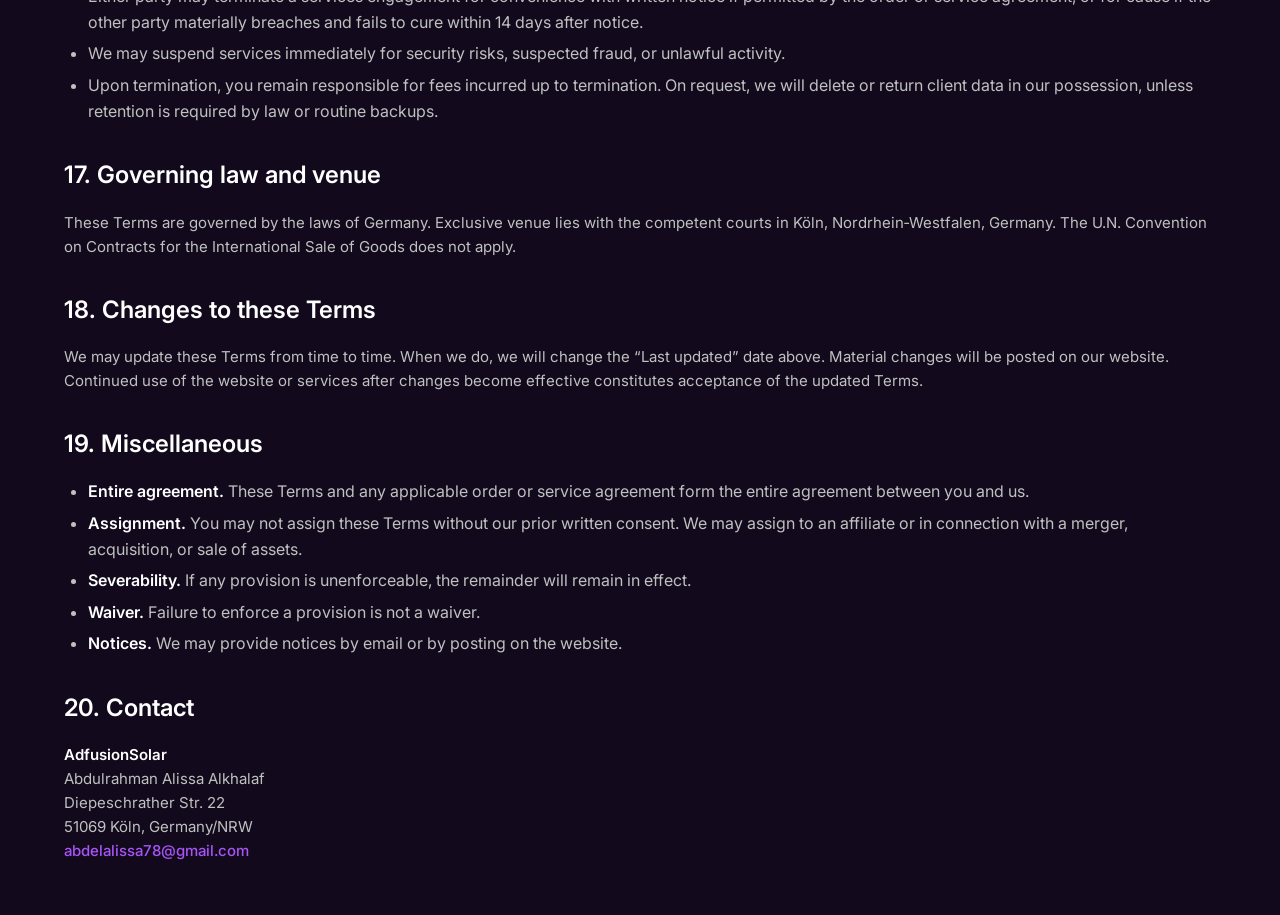
<file: terms/index.html>
<!DOCTYPE html>
<html lang="en">

<head>
  <meta charset="UTF-8" />
  <meta name="viewport" content="width=device-width, initial-scale=1.0" />
  <meta name="description"
    content="Terms of Service - Read the terms and conditions for using Synoriya's AI automation services. Covers scope, eligibility, bookings, fees, and legal information." />
  <link rel="canonical" href="https://synoriya.com/terms/" />
  <meta property="og:title" content="Terms of Service - Synoriya" />
  <meta property="og:description" content="Terms and conditions for Synoriya AI automation services" />
  <meta property="og:type" content="website" />
  <meta property="og:url" content="https://synoriya.com/terms/" />
  <title>Terms of Service - Synoriya</title>
  <link rel="icon" type="image/png" href="/favicon.png" />
  <link rel="preconnect" href="https://fonts.googleapis.com" />
  <link rel="preconnect" href="https://fonts.gstatic.com" crossorigin />
  <link href="https://fonts.googleapis.com/css2?family=Inter:wght@400;500;600;700&display=swap" rel="stylesheet" />
  <style>
    :root {
      --bg: #0a0a0a;
      --fg: #e0e0e0;
      --muted: #bfbfbf;
      --accent: #a855f7;
      --accent-hover: #9333ea;
      --panel: rgba(26, 10, 46, 0.5);
      --border: rgba(255, 255, 255, 0.12);
    }

    html,
    body {
      margin: 0;
      padding: 0;
      background: var(--bg);
      color: var(--fg);
      font-family: 'Inter', Arial, sans-serif;
      line-height: 1.6;
    }

    .legal-container {
      max-width: 100%;
      margin: 0;
      padding: 40px 5%;
      background: var(--panel);
    }

    @media (min-width: 1400px) {
      .legal-container {
        padding: 40px 15%;
      }
    }

    h1 {
      font-size: 32px;
      font-weight: 700;
      color: #fff;
      margin-bottom: 8px;
      border-bottom: 2px solid var(--accent);
      padding-bottom: 10px;
    }

    h2 {
      font-size: 24px;
      font-weight: 600;
      color: #fff;
      margin-top: 32px;
      margin-bottom: 16px;
    }

    h3 {
      font-size: 18px;
      font-weight: 600;
      color: #fff;
      margin-top: 24px;
      margin-bottom: 10px;
    }

    p {
      font-size: 15px;
      color: #c0c0c0;
      margin-bottom: 12px;
    }

    ul,
    ol {
      margin: 0 0 18px 24px;
      padding: 0;
      color: #c0c0c0;
    }

    li {
      margin-bottom: 6px;
    }

    a {
      color: var(--accent);
      text-decoration: none;
      font-weight: 500;
    }

    a:hover {
      color: var(--accent-hover);
      text-decoration: underline;
    }

    strong {
      color: #fff;
      font-weight: 600;
    }

    table {
      width: 100%;
      border-collapse: collapse;
      margin: 16px 0 24px;
    }

    th,
    td {
      border: 1px solid var(--border);
      padding: 10px 12px;
      font-size: 14px;
      color: #cfcfcf;
      vertical-align: top;
    }

    th {
      background: rgba(168, 85, 247, 0.12);
      color: #fff;
      text-align: left;
    }

    .note {
      background: rgba(168, 85, 247, 0.08);
      border-left: 4px solid var(--accent);
      padding: 14px 16px;
      border-radius: 0 8px 8px 0;
      margin: 18px 0 24px;
    }

    .skip-link {
      position: absolute;
      top: -40px;
      left: 0;
      background: var(--accent);
      color: white;
      padding: 8px;
      text-decoration: none;
      z-index: 100;
    }

    .skip-link:focus {
      top: 0;
    }

    @media (max-width: 768px) {
      .legal-container {
        padding: 30px 5%;
      }

      h1 {
        font-size: 26px;
      }

      h2 {
        font-size: 20px;
      }

      th,
      td {
        font-size: 13px;
      }
    }
  </style>
</head>

<body>
  <a href="#main-content" class="skip-link">Skip to main content</a>
  <nav style="padding: 20px 5%; background: rgba(0,0,0,0.5); border-bottom: 1px solid rgba(168,85,247,0.2);">
    <a href="/"
      style="color: #a855f7; text-decoration: none; font-weight: 600; font-size: 16px; display: inline-flex; align-items: center; gap: 8px;">
      <span style="font-size: 20px;">←</span> Back to Synoriya Home
    </a>
  </nav>
  <div class="legal-container" id="main-content">
    <h1>Terms of Service</h1>
    <p><em>Last updated: 04 December 2025</em></p>

    <div class="note">
      These Terms govern your access to and use of the Synoriya website and the AI automation services provided by
      <strong>AdfusionSolar</strong> (trading as <strong>"Synoriya"</strong>). By using our website or services, you
      agree to these Terms.
    </div>

    <h2>1. Who we are and how to contact us</h2>
    <p>
      <strong>AdfusionSolar</strong><br />
      Abdulrahman Alissa Alkhalaf<br />
      Diepeschrather Str. 22<br />
      51069 Köln, Germany/NRW<br />
      <a href="mailto:abdelalissa78@gmail.com">abdelalissa78@gmail.com</a>
    </p>

    <h2>2. Scope</h2>
    <p>
      These Terms apply to your use of our public website and to any AI automation services we provide to you as a
      business client (e.g., AI receptionist, chat/voice assistants, appointment-setting workflows). If we sign a
      proposal, order form, or separate service agreement with you, that document controls to the extent it conflicts
      with these Terms.
    </p>

    <h2>3. Eligibility and business use</h2>
    <p>
      You must be at least 18 years old and acting for business purposes to use our services. You represent that you
      have authority to bind the business you represent.
    </p>

    <h2>4. Accounts</h2>
    <p>
      Our website does not require a user account. If we later provide account-based functionality, you are responsible
      for safeguarding your credentials and for all activities under your account.
    </p>

    <h2>5. Bookings and communications</h2>
    <p>
      We may use third-party tools, such as <strong>Calendly</strong>, to schedule meetings. By booking, you consent to
      be contacted at the details you provide. Third-party tools have their own terms and privacy policies.
    </p>

    <h2>6. Fees, invoicing, and refunds</h2>
    <ul>
      <li>We bill our services by invoice. Unless otherwise stated in an order, invoices are due within 14 days.</li>
      <li>Prices exclude applicable taxes. You are responsible for all taxes, duties, and government charges.</li>
      <li>Late payments may incur reasonable late fees or interest as permitted by law.</li>
      <li>Unless expressly stated in writing, all fees are non-refundable once services are delivered or the period
        begins.</li>
    </ul>

    <h2>7. Client responsibilities</h2>
    <ul>
      <li>You are responsible for the accuracy, quality, and legality of all data you supply to us.</li>
      <li>You must ensure you have all necessary consents and a lawful basis to provide personal data (e.g., your leads
        and customers) to us and to any platforms we use on your behalf.</li>
      <li>Some services may require you to maintain your own third-party accounts (e.g., telephony or messaging
        providers). You are responsible for those accounts and their fees and for complying with their terms.</li>
      <li>You will follow applicable laws (including marketing, privacy, call recording, and anti-spam laws) when
        using our services.</li>
    </ul>

    <h2>8. Data protection and privacy</h2>
    <p>
      Our <a href="/pp.html">Privacy Policy</a> explains how we collect and process personal data. If needed for a
      client engagement, we can agree on a separate data processing addendum. We treat your non-public information as
      confidential and will use it only to provide and improve the services, comply with law, and as otherwise permitted
      by you.
    </p>

    <h2>9. Acceptable use</h2>
    <p>You will not, and will not allow others to:</p>
    <ul>
      <li>Use the services for unlawful, harmful, fraudulent, infringing, or abusive purposes.</li>
      <li>Violate any applicable advertising, telemarketing, recording, or data protection laws.</li>
      <li>Attempt to access data without authorization, probe or test the vulnerability of systems, or disrupt service
        integrity or performance.</li>
      <li>Reverse engineer, decompile, or attempt to derive source code from our software or third‑party services we
        use, except to the extent such restrictions are prohibited by law.</li>
      <li>Use the services to generate or disseminate content that is illegal, hateful, or violates third‑party rights
        (including intellectual property and privacy rights).</li>
    </ul>

    <h2>10. Intellectual property</h2>
    <ul>
      <li><strong>Our IP.</strong> We and our licensors own all rights, title, and interest in and to our website,
        brand,
        designs, software, and documentation. No rights are granted except as expressly stated in these Terms.</li>
      <li><strong>Your Content.</strong> You own your content and data. You grant us a worldwide, non-exclusive,
        royalty-free license to host, copy, process, transmit, and display your content as reasonably necessary to
        provide the services and to improve security, reliability, and support.</li>
      <li><strong>Feedback.</strong> If you provide ideas or suggestions, you grant us a royalty-free, perpetual license
        to use them without restriction.</li>
    </ul>

    <h2>11. AI-specific disclosures</h2>
    <ul>
      <li>AI outputs may be incorrect, incomplete, or out of date. You are responsible for reviewing outputs before
        using them in your business.</li>
      <li>We do not provide legal, financial, medical, or other professional advice. Any examples or outputs are for
        informational purposes only.</li>
      <li>Unless otherwise agreed in writing, we do not train foundation models on your client data. We may analyze your
        usage and logs to operate, secure, and improve the services.</li>
    </ul>

    <h2>12. Third‑party services</h2>
    <p>
      Our services may interoperate with third‑party platforms (e.g., scheduling tools, communication providers, and
      <strong>third‑party automation platforms</strong>). We do not control and are not responsible for third‑party
      services. Your use of them is subject to their terms and privacy policies.
    </p>

    <h2>13. Warranties and disclaimers</h2>
    <ul>
      <li>Website is provided "as is" and "as available" without warranties of any kind.</li>
      <li>For paid services, we will provide them using reasonable care and skill. Except as expressly stated, we
        disclaim all other warranties, including implied warranties of merchantability, fitness for a particular
        purpose, and non‑infringement.</li>
    </ul>

    <h2>14. Limitation of liability</h2>
    <p>
      To the maximum extent permitted by law, neither party will be liable for any indirect, incidental, special,
      consequential, exemplary, or punitive damages, or for lost profits, revenues, or data, even if advised of the
      possibility. Except for your payment obligations and indemnities, each party's aggregate liability arising out of
      or related to the services will not exceed the amounts paid or payable by you to us for the services giving rise
      to the claim in the <strong>twelve (12) months</strong> before the event.
    </p>

    <h2>15. Indemnification</h2>
    <p>
      You will defend, indemnify, and hold harmless AdfusionSolar and our affiliates, officers, and personnel from and
      against any third‑party claims, damages, liabilities, costs, and expenses (including reasonable legal fees)
      arising from your unlawful use of the services, your content, or your violation of these Terms or applicable laws.
    </p>

    <h2>16. Term, suspension, and termination</h2>
    <ul>
      <li>Either party may terminate a services engagement for convenience with written notice if permitted by the order
        or service agreement, or for cause if the other party materially breaches and fails to cure within 14 days
        after notice.</li>
      <li>We may suspend services immediately for security risks, suspected fraud, or unlawful activity.</li>
      <li>Upon termination, you remain responsible for fees incurred up to termination. On request, we will delete or
        return client data in our possession, unless retention is required by law or routine backups.</li>
    </ul>

    <h2>17. Governing law and venue</h2>
    <p>
      These Terms are governed by the laws of Germany. Exclusive venue lies with the competent courts in Köln,
      Nordrhein‑Westfalen, Germany. The U.N. Convention on Contracts for the International Sale of Goods does not apply.
    </p>

    <h2>18. Changes to these Terms</h2>
    <p>
      We may update these Terms from time to time. When we do, we will change the “Last updated” date above. Material
      changes will be posted on our website. Continued use of the website or services after changes become effective
      constitutes acceptance of the updated Terms.
    </p>

    <h2>19. Miscellaneous</h2>
    <ul>
      <li><strong>Entire agreement.</strong> These Terms and any applicable order or service agreement form the entire
        agreement between you and us.</li>
      <li><strong>Assignment.</strong> You may not assign these Terms without our prior written consent. We may assign
        to
        an affiliate or in connection with a merger, acquisition, or sale of assets.</li>
      <li><strong>Severability.</strong> If any provision is unenforceable, the remainder will remain in effect.</li>
      <li><strong>Waiver.</strong> Failure to enforce a provision is not a waiver.</li>
      <li><strong>Notices.</strong> We may provide notices by email or by posting on the website.</li>
    </ul>

    <h2>20. Contact</h2>
    <p>
      <strong>AdfusionSolar</strong><br />
      Abdulrahman Alissa Alkhalaf<br />
      Diepeschrather Str. 22<br />
      51069 Köln, Germany/NRW<br />
      <a href="mailto:abdelalissa78@gmail.com">abdelalissa78@gmail.com</a>
    </p>
  </div>
</body>

</html>
</file>
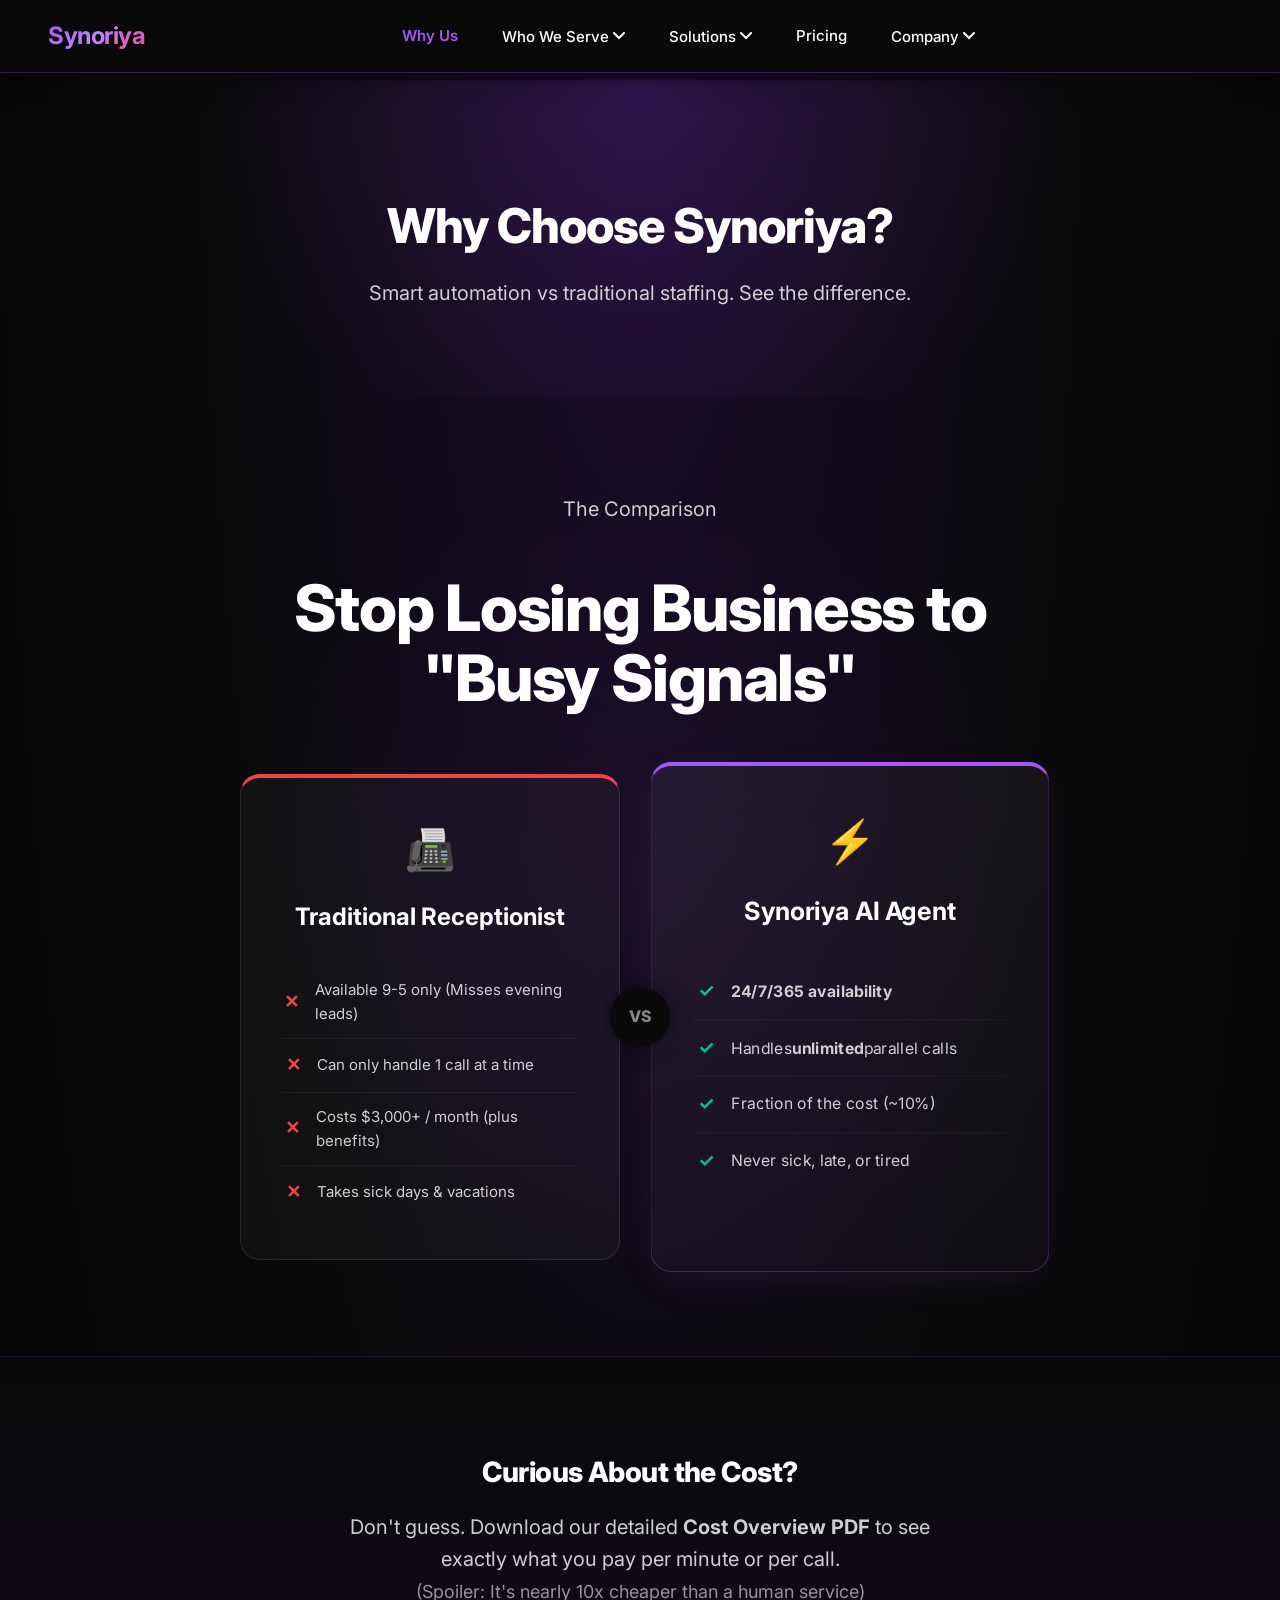
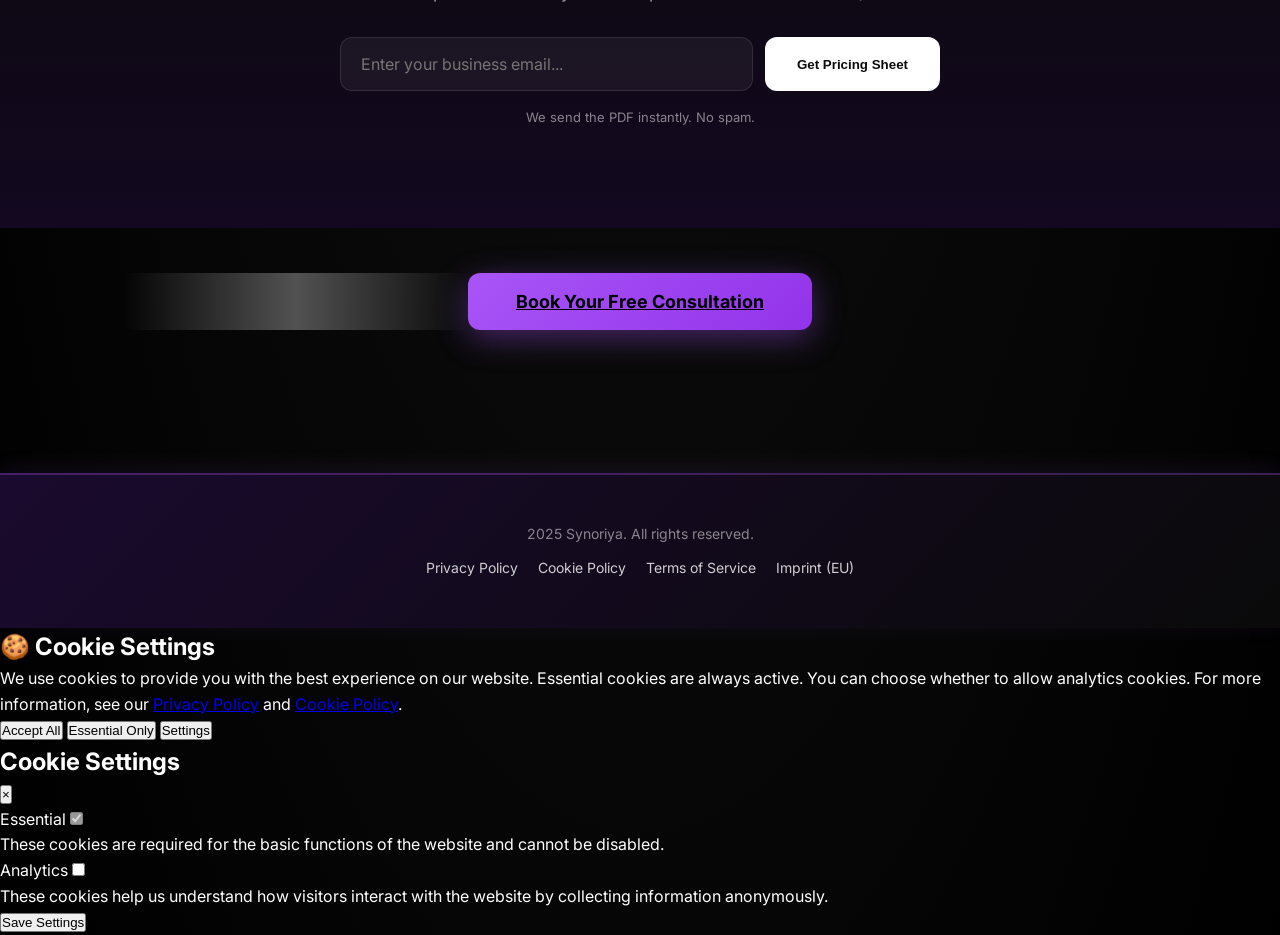
<file: why-us/index.html>
<!DOCTYPE html>
<html lang="en">

<head>
    <meta charset="UTF-8">
    <meta name="viewport" content="width=device-width, initial-scale=1.0">
    <meta name="description"
        content="See why businesses choose Synoriya AI Receptionists over traditional hiring. Compare costs, features, and 24/7 availability.">
    <title>Why Us | Synoriya AI vs Traditional Receptionists</title>

    <!-- SEO Meta Tags -->
    <link rel="canonical" href="https://synoriya.com/why-us/">
    <meta property="og:title" content="Why Choose Synoriya AI? - Cost & Feature Comparison">
    <meta property="og:description"
        content="24/7 coverage, instant scalability, and fraction of the cost. See exactly how much you can save vs hiring a human receptionist.">
    <meta property="og:type" content="website">
    <meta property="og:url" content="https://synoriya.com/why-us/">
    <meta property="og:image" content="../assets/favicon.png">

    <!-- Favicon -->
    <link rel="icon" type="image/png" href="../assets/favicon.png">

    <!-- Fonts -->
    <link rel="preconnect" href="https://fonts.googleapis.com">
    <link rel="preconnect" href="https://fonts.gstatic.com" crossorigin>
    <link href="https://fonts.googleapis.com/css2?family=Inter:wght@400;600;700;800&display=swap" rel="stylesheet">

    <!-- Stylesheets (Relative Paths) -->
    <link rel="stylesheet" href="../css/styles.css">
    <link rel="stylesheet" href="../css/hero-fullwidth.css">
    <link rel="stylesheet" href="../css/value-prop.css">
    <link rel="stylesheet" href="../css/lead-capture.css">

    <style>
        /* Specific overrides for this page */
        body {
            background-color: var(--bg-primary);
        }

        .page-header {
            padding: 120px 5% 40px;
            text-align: center;
            background: radial-gradient(circle at 50% 0%, rgba(168, 85, 247, 0.15) 0%, transparent 60%);
        }

        .nav-link {
            color: white !important;
        }
    </style>
</head>

<body>
    <!-- Navigation -->
    <nav class="nav" role="navigation" aria-label="Main navigation">
        <a href="../" class="nav-logo">Synoriya</a>

        <!-- Mobile Menu Toggle -->
        <button class="mobile-menu-toggle" aria-label="Toggle mobile menu" aria-expanded="false">
            <span class="hamburger-line"></span>
            <span class="hamburger-line"></span>
            <span class="hamburger-line"></span>
        </button>

        <div class="nav-center">
            <!-- Why Us Link (Active) -->
            <a href="./" class="nav-link" style="color: var(--accent) !important; font-weight: 600;">
                Why Us
            </a>

            <!-- Who We Serve Dropdown -->
            <div class="nav-dropdown">
                <button class="nav-link dropdown-toggle" aria-expanded="false" aria-label="Who we serve menu">
                    Who We Serve
                    <svg class="dropdown-icon" width="12" height="8" viewBox="0 0 12 8" fill="none">
                        <path d="M1 1L6 6L11 1" stroke="currentColor" stroke-width="2" stroke-linecap="round" />
                    </svg>
                </button>
                <div class="dropdown-menu">
                    <div class="dropdown-columns">
                        <div class="dropdown-column">
                            <h4>Industries</h4>
                            <a href="#" class="dropdown-item">Home services</a>
                            <a href="#" class="dropdown-item">Law firms</a>
                            <a href="#" class="dropdown-item">Medical & wellness</a>
                            <a href="#" class="dropdown-item">IT services</a>
                            <a href="#" class="dropdown-item">Accounting</a>
                            <a href="#" class="dropdown-item">Property management</a>
                            <a href="#" class="dropdown-item"><strong>See all</strong></a>
                        </div>
                        <div class="dropdown-column">
                            <h4>Companies</h4>
                            <a href="#" class="dropdown-item">Small business</a>
                            <a href="#" class="dropdown-item">Multi-location business</a>
                            <a href="#" class="dropdown-item">Enterprise</a>
                            <a href="#" class="dropdown-item">Franchise owners</a>
                            <a href="#" class="dropdown-item">Marketing Agency</a>
                        </div>
                    </div>
                </div>
            </div>

            <!-- Solutions Dropdown -->
            <div class="nav-dropdown">
                <button class="nav-link dropdown-toggle" aria-expanded="false" aria-label="Solutions menu">
                    Solutions
                    <svg class="dropdown-icon" width="12" height="8" viewBox="0 0 12 8" fill="none">
                        <path d="M1 1L6 6L11 1" stroke="currentColor" stroke-width="2" stroke-linecap="round" />
                    </svg>
                </button>
                <div class="dropdown-menu">
                    <div class="dropdown-columns">
                        <div class="dropdown-column">
                            <h4>Integrations</h4>
                            <a href="#" class="dropdown-item">Calendly</a>
                            <a href="#" class="dropdown-item">ServiceTitan</a>
                            <a href="#" class="dropdown-item">Hubspot</a>
                            <a href="#" class="dropdown-item">Zapier</a>
                            <a href="#" class="dropdown-item">Slack</a>
                            <a href="#" class="dropdown-item"><strong>See all</strong></a>
                        </div>
                        <div class="dropdown-column">
                            <h4>Case studies</h4>
                            <a href="#" class="dropdown-item">Increase speed to lead</a>
                            <a href="#" class="dropdown-item">Obsess over your customers</a>
                            <a href="#" class="dropdown-item">Scale your business</a>
                            <a href="#" class="dropdown-item">Focus on clients in the chaos</a>
                            <a href="#" class="dropdown-item"><strong>See all</strong></a>
                        </div>
                    </div>
                </div>
            </div>

            <!-- Pricing Link -->
            <a href="../pricing/" class="nav-link">
                Pricing
            </a>

            <!-- Company Dropdown -->
            <div class="nav-dropdown">
                <button class="nav-link dropdown-toggle" aria-expanded="false" aria-label="Company menu">
                    Company
                    <svg class="dropdown-icon" width="12" height="8" viewBox="0 0 12 8" fill="none">
                        <path d="M1 1L6 6L11 1" stroke="currentColor" stroke-width="2" stroke-linecap="round" />
                    </svg>
                </button>
                <div class="dropdown-menu">
                    <div class="dropdown-section">
                        <a href="#" class="dropdown-item">About us</a>
                        <a href="#" class="dropdown-item">Blog</a>
                        <a href="#" class="dropdown-item">Press releases</a>
                        <a href="#" class="dropdown-item">Share feedback</a>
                        <a href="#" class="dropdown-item">Help center</a>
                    </div>
                </div>
            </div>
        </div>

        <!-- Mobile Menu Overlay -->
        <div class="mobile-menu-overlay">
            <div class="mobile-menu">
                <div class="mobile-menu-content">
                    <div class="mobile-menu-item">
                        <a href="./" class="mobile-menu-link" style="color: var(--accent);">Why Us</a>
                    </div>

                    <!-- Who We Serve -->
                    <div class="mobile-menu-item">
                        <button class="mobile-menu-link">
                            Who We Serve
                            <svg class="mobile-dropdown-icon" width="12" height="8" viewBox="0 0 12 8" fill="none">
                                <path d="M1 1L6 6L11 1" stroke="currentColor" stroke-width="2" stroke-linecap="round" />
                            </svg>
                        </button>
                        <div class="mobile-submenu">
                            <a href="#" class="mobile-submenu-item">Home services</a>
                            <a href="#" class="mobile-submenu-item">Law firms</a>
                            <a href="#" class="mobile-submenu-item">Medical & wellness</a>
                            <a href="#" class="mobile-submenu-item">IT services</a>
                            <a href="#" class="mobile-submenu-item">Small business</a>
                            <a href="#" class="mobile-submenu-item">Enterprise</a>
                        </div>
                    </div>

                    <!-- Solutions -->
                    <div class="mobile-menu-item">
                        <button class="mobile-menu-link">
                            Solutions
                            <svg class="mobile-dropdown-icon" width="12" height="8" viewBox="0 0 12 8" fill="none">
                                <path d="M1 1L6 6L11 1" stroke="currentColor" stroke-width="2" stroke-linecap="round" />
                            </svg>
                        </button>
                        <div class="mobile-submenu">
                            <a href="#" class="mobile-submenu-item">Calendly</a>
                            <a href="#" class="mobile-submenu-item">ServiceTitan</a>
                            <a href="#" class="mobile-submenu-item">Hubspot</a>
                            <a href="#" class="mobile-submenu-item">Zapier</a>
                        </div>
                    </div>

                    <div class="mobile-menu-item">
                        <a href="../pricing/" class="mobile-menu-link">Pricing</a>
                    </div>

                    <!-- Company -->
                    <div class="mobile-menu-item">
                        <button class="mobile-menu-link">
                            Company
                            <svg class="mobile-dropdown-icon" width="12" height="8" viewBox="0 0 12 8" fill="none">
                                <path d="M1 1L6 6L11 1" stroke="currentColor" stroke-width="2" stroke-linecap="round" />
                            </svg>
                        </button>
                        <div class="mobile-submenu">
                            <a href="#" class="mobile-submenu-item">About us</a>
                            <a href="#" class="mobile-submenu-item">Blog</a>
                            <a href="#" class="mobile-submenu-item">Help center</a>
                        </div>
                    </div>
                </div>
            </div>
        </div>
    </nav>

    <main id="main-content" role="main">
        <header class="page-header">
            <h1 class="headline" style="font-size: 48px;">Why Choose Synoriya?</h1>
            <p class="subheadline">Smart automation vs traditional staffing. See the difference.</p>
        </header>

        <!-- VALUE PROPOSITION / COMPARISON SECTION -->
        <section class="comparison-section">
            <div class="container">
                <div style="text-align: center; max-width: 700px; margin: 0 auto;">
                    <h2 class="subheadline">The Comparison</h2>
                    <h3 class="headline">Stop Losing Business to "Busy Signals"</h3>
                </div>

                <div class="comparison-grid">
                    <div class="vs-badge">VS</div>

                    <!-- Traditional Receptionist -->
                    <div class="comparison-card bad">
                        <div class="card-header">
                            <span class="card-icon">📠</span>
                            <h4 class="card-title">Traditional Receptionist</h4>
                        </div>
                        <ul class="feature-list">
                            <li class="feature-item">
                                <span class="feature-icon">✕</span>
                                Available 9-5 only (Misses evening leads)
                            </li>
                            <li class="feature-item">
                                <span class="feature-icon">✕</span>
                                Can only handle 1 call at a time
                            </li>
                            <li class="feature-item">
                                <span class="feature-icon">✕</span>
                                Costs $3,000+ / month (plus benefits)
                            </li>
                            <li class="feature-item">
                                <span class="feature-icon">✕</span>
                                Takes sick days & vacations
                            </li>
                        </ul>
                    </div>

                    <!-- Synoriya AI -->
                    <div class="comparison-card good">
                        <div class="card-header">
                            <span class="card-icon">⚡</span>
                            <h4 class="card-title">Synoriya AI Agent</h4>
                        </div>
                        <ul class="feature-list">
                            <li class="feature-item">
                                <span class="feature-icon">✓</span>
                                <strong>24/7/365 availability</strong>
                            </li>
                            <li class="feature-item">
                                <span class="feature-icon">✓</span>
                                Handles <strong>unlimited</strong> parallel calls
                            </li>
                            <li class="feature-item">
                                <span class="feature-icon">✓</span>
                                Fraction of the cost (~10%)
                            </li>
                            <li class="feature-item">
                                <span class="feature-icon">✓</span>
                                Never sick, late, or tired
                            </li>
                        </ul>
                    </div>
                </div>
            </div>
        </section>

        <!-- LEAD CAPTURE SECTION -->
        <section class="lead-capture-section">
            <div class="lead-capture-container">
                <h3 class="headline" style="font-size: 28px;">Curious About the Cost?</h3>
                <p class="subheadline" style="margin-bottom: 24px;">
                    Don't guess. Download our detailed <strong>Cost Overview PDF</strong> to see exactly what you pay
                    per minute or per call. <br>
                    <span style="opacity: 0.7; font-size: 0.9em;">(Spoiler: It's nearly 10x cheaper than a human
                        service)</span>
                </p>

                <form class="capture-form"
                    onsubmit="event.preventDefault(); alert('Pricing Sheet sent to your email! (Demo Mode)');">
                    <input type="email" class="capture-input" placeholder="Enter your business email..." required>
                    <button type="submit" class="capture-button">Get Pricing Sheet</button>
                </form>
                <p class="privacy-note">We send the PDF instantly. No spam.</p>
            </div>
        </section>

        <!-- CTA Section -->
        <section style="text-align: center; padding: 60px 0;">
            <a href="../#booking-embed" class="cta-button">Book Your Free Consultation</a>
        </section>
    </main>

    <!-- Footer -->
    <footer
        style="background: linear-gradient(135deg, #1a0a2e 0%, #0a0a0a 100%); border-top: 2px solid rgba(168, 85, 247, 0.3); box-shadow: 0 -4px 20px rgba(168, 85, 247, 0.1); padding: var(--space-lg) var(--space-md); margin-top: var(--space-2xl); text-align: center;"
        role="contentinfo">
        <p style="color: var(--text-muted); font-size: 14px; margin-bottom: 12px;">
            2025 Synoriya. All rights reserved.
        </p>
        <nav aria-label="Legal navigation" style="display: flex; gap: 20px; justify-content: center; flex-wrap: wrap;">
            <a href="../privacy-policy/"
                style="color: var(--text-secondary); text-decoration: none; font-size: 14px;">Privacy
                Policy</a>
            <a href="../cookie-policy/"
                style="color: var(--text-secondary); text-decoration: none; font-size: 14px;">Cookie
                Policy</a>
            <a href="../terms/" style="color: var(--text-secondary); text-decoration: none; font-size: 14px;">Terms
                of Service</a>
            <a href="../impressum/"
                style="color: var(--text-secondary); text-decoration: none; font-size: 14px;">Imprint
                (EU)</a>
        </nav>
    </footer>

    <!-- Essential Scripts -->
    <script src="../js/script.js"></script>
    <script src="../js/cookie-consent.js"></script>
</body>

</html>
</file>
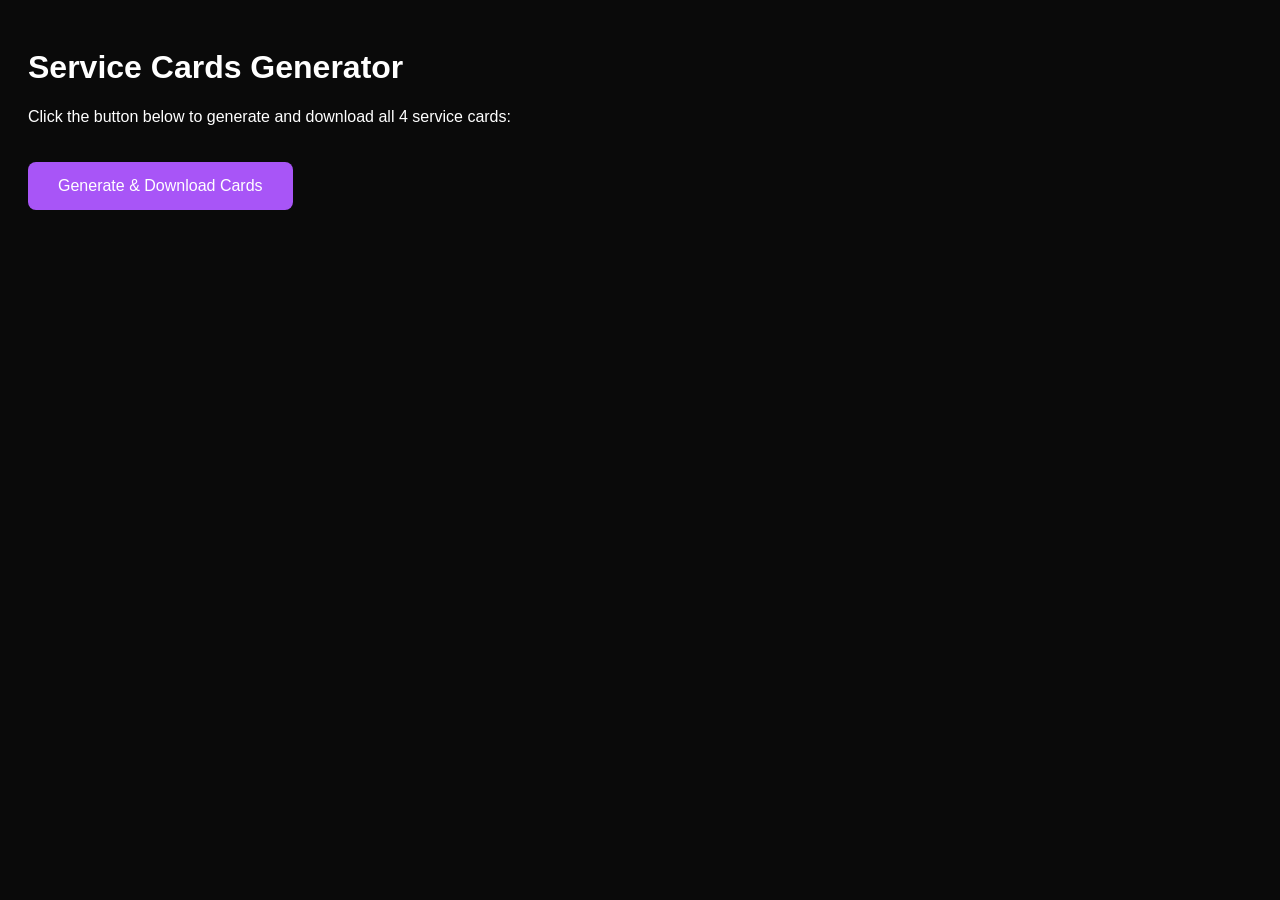
<file: components/generate-service-cards.html>
<!DOCTYPE html>
<html lang="en">

<head>
    <meta charset="UTF-8">
    <meta name="viewport" content="width=device-width, initial-scale=1.0">
    <title>Generate Service Cards</title>
    <style>
        body {
            background: #0a0a0a;
            color: white;
            font-family: 'Inter', sans-serif;
            padding: 20px;
        }

        canvas {
            margin: 10px;
            border: 1px solid #a855f7;
        }

        button {
            background: #a855f7;
            color: white;
            border: none;
            padding: 15px 30px;
            font-size: 16px;
            border-radius: 8px;
            cursor: pointer;
            margin: 20px 0;
        }

        button:hover {
            background: #9333ea;
        }
    </style>
</head>

<body>
    <h1>Service Cards Generator</h1>
    <p>Click the button below to generate and download all 4 service cards:</p>
    <button onclick="generateAllCards()">Generate & Download Cards</button>
    <div id="canvas-container"></div>

    <script>
        const services = [
            ["CRM Automation", "Lead Routing", "AI Email Replies"],
            ["Zapier Workflows", "API Integrations", "Data Sync"],
            ["Auto-Reporting", "Funnel Automation", "Calendar Automation"],
            ["Client Onboarding", "Notion Systems", "Airtable Dashboards"]
        ];

        function createServiceCard(serviceList, index) {
            const canvas = document.createElement('canvas');
            canvas.width = 400;
            canvas.height = 250;
            const ctx = canvas.getContext('2d');

            // Background gradient
            const gradient = ctx.createLinearGradient(0, 0, 400, 250);
            gradient.addColorStop(0, '#1a0a2e');
            gradient.addColorStop(0.5, '#0a0a0a');
            gradient.addColorStop(1, '#000000');
            ctx.fillStyle = gradient;
            ctx.fillRect(0, 0, 400, 250);

            // Purple glow overlay
            const glowGradient = ctx.createRadialGradient(200, 125, 50, 200, 125, 200);
            glowGradient.addColorStop(0, 'rgba(168, 85, 247, 0.2)');
            glowGradient.addColorStop(1, 'rgba(168, 85, 247, 0)');
            ctx.fillStyle = glowGradient;
            ctx.fillRect(0, 0, 400, 250);

            // Border
            ctx.strokeStyle = 'rgba(168, 85, 247, 0.3)';
            ctx.lineWidth = 2;
            ctx.strokeRect(0, 0, 400, 250);

            // Title
            ctx.fillStyle = '#ffffff';
            ctx.font = 'bold 20px Inter, Arial, sans-serif';
            ctx.textAlign = 'center';
            ctx.fillText('Services', 200, 40);

            // Decorative line
            ctx.strokeStyle = '#a855f7';
            ctx.lineWidth = 2;
            ctx.beginPath();
            ctx.moveTo(120, 55);
            ctx.lineTo(280, 55);
            ctx.stroke();

            // Services list
            ctx.font = '18px Inter, Arial, sans-serif';
            ctx.fillStyle = '#ffffff';
            ctx.textAlign = 'left';

            const startY = 90;
            const lineHeight = 35;

            serviceList.forEach((service, i) => {
                // Bullet point
                ctx.fillStyle = '#c084fc';
                ctx.beginPath();
                ctx.arc(50, startY + (i * lineHeight) - 5, 4, 0, Math.PI * 2);
                ctx.fill();

                // Service text
                ctx.fillStyle = '#ffffff';
                ctx.fillText(service, 70, startY + (i * lineHeight));
            });

            return canvas;
        }

        function generateAllCards() {
            const container = document.getElementById('canvas-container');
            container.innerHTML = '';

            services.forEach((serviceList, index) => {
                const canvas = createServiceCard(serviceList, index);
                container.appendChild(canvas);

                // Auto-download
                const link = document.createElement('a');
                link.download = `service_card_${index + 1}.png`;
                link.href = canvas.toDataURL('image/png');
                link.click();
            });

            alert('All 4 service cards have been generated and downloaded!');
        }
    </script>
</body>

</html>
</file>
<file: css/styles.css>
/* ============================================
   CSS DESIGN SYSTEM - SYNORIYA LANDING
   Jobescape-inspired dark mode aesthetic
   ============================================ */

/* ===== CSS VARIABLES ===== */
:root {
    /* Colors - Midnight Violet Theme */
    --bg-primary: #0a0a0a;
    --bg-secondary: #121212;
    --bg-tertiary: #1a1a1a;

    /* Violet Accent Palette */
    --violet-primary: #a855f7;
    --violet-light: #c084fc;
    --violet-dark: #7e22ce;
    --violet-glow: #9333ea;

    /* Complementary Accents */
    --accent-cyan: #06b6d4;
    --accent-pink: #ec4899;

    /* Primary accent (violet) */
    --accent: #a855f7;
    --accent-dark: #7e22ce;

    /* Text Colors */
    --text-primary: #ffffff;
    --text-secondary: rgba(255, 255, 255, 0.8);
    --text-muted: rgba(255, 255, 255, 0.5);

    /* UI Elements */
    --border-color: rgba(168, 85, 247, 0.2);
    --card-bg: rgba(168, 85, 247, 0.05);

    /* Spacing */
    --space-xs: 8px;
    --space-sm: 16px;
    --space-md: 24px;
    --space-lg: 48px;
    --space-xl: 64px;
    --space-2xl: 96px;

    /* Typography */
    --font-headline: 64px;
    --font-subheadline: 20px;
    --font-body: 18px;
    --font-small: 14px;

    /* Effects */
    --transition: all 0.3s cubic-bezier(0.4, 0, 0.2, 1);
    --shadow-glow: 0 8px 32px rgba(168, 85, 247, 0.4);
    --shadow-glow-strong: 0 12px 48px rgba(168, 85, 247, 0.6);
    --shadow-card: 0 4px 16px rgba(0, 0, 0, 0.6);
}

/* ===== RESET & BASE ===== */
* {
    margin: 0;
    padding: 0;
    box-sizing: border-box;
}

body {
    font-family: 'Inter', -apple-system, BlinkMacSystemFont, 'Segoe UI', sans-serif;
    background: radial-gradient(ellipse at top, #1a0a2e 0%, #0a0a0a 50%, #000000 100%);
    color: var(--text-primary);
    line-height: 1.6;
    overflow-x: hidden;
    min-height: 100vh;
    padding-top: 80px;
}

/* ===== NAVIGATION - Smith.ai Style ===== */
.nav {
    position: fixed;
    top: 0;
    left: 0;
    right: 0;
    background: rgba(10, 10, 10, 0.95);
    backdrop-filter: blur(12px);
    padding: 16px 48px;
    display: flex;
    justify-content: space-between;
    align-items: center;
    z-index: 1000;
    border-bottom: 1px solid rgba(168, 85, 247, 0.3);
    box-shadow: 0 4px 20px rgba(0, 0, 0, 0.5);
}

.nav-logo {
    font-size: 24px;
    font-weight: 700;
    background: linear-gradient(135deg, #a855f7 0%, #c084fc 50%, #ec4899 100%);
    -webkit-background-clip: text;
    -webkit-text-fill-color: transparent;
    background-clip: text;
    text-decoration: none;
    transition: all 0.2s ease;
    letter-spacing: -0.5px;
    white-space: nowrap;
}

.nav-logo:hover {
    filter: brightness(1.2);
}

.nav-center {
    display: flex;
    gap: 12px;
    align-items: center;
    flex: 1;
    justify-content: center;
    margin: 0 auto;
}

/* Dropdown Navigation */
.nav-dropdown {
    position: relative;
}

.nav-link {
    color: rgba(255, 255, 255, 0.8);
    text-decoration: none;
    font-weight: 500;
    font-size: 15px;
    transition: all 0.2s ease;
    padding: 8px 16px;
    border-radius: 6px;
    background: transparent;
    border: none;
    cursor: pointer;
    display: flex;
    align-items: center;
    gap: 4px;
    font-family: inherit;
    white-space: nowrap;
}

.nav-link:hover {
    color: #ffffff;
    background: rgba(168, 85, 247, 0.15);
}

.dropdown-toggle {
    display: flex;
    align-items: center;
    gap: 4px;
}

.dropdown-icon {
    transition: transform 0.2s ease;
    stroke: currentColor;
}

.nav-dropdown:hover .dropdown-icon {
    transform: rotate(180deg);
}

/* Dropdown Menu */
.dropdown-menu {
    position: absolute;
    top: calc(100% + 8px);
    left: 50%;
    transform: translateX(-50%);
    background: rgba(18, 18, 18, 0.98);
    backdrop-filter: blur(12px);
    border: 1px solid rgba(168, 85, 247, 0.3);
    border-radius: 12px;
    box-shadow: 0 10px 40px rgba(0, 0, 0, 0.6);
    padding: 16px;
    min-width: 240px;
    opacity: 0;
    visibility: hidden;
    transition: all 0.2s ease;
    pointer-events: none;
    z-index: 1001;
}

/* Fix: Invisible bridge to prevent menu closing when crossing the gap */
.dropdown-menu::before {
    content: '';
    position: absolute;
    top: -20px;
    left: 0;
    width: 100%;
    height: 20px;
    background: transparent;
}

.nav-dropdown:hover .dropdown-menu {
    opacity: 1;
    visibility: visible;
    pointer-events: all;
}

.dropdown-section {
    display: flex;
    flex-direction: column;
    gap: 4px;
}

.dropdown-columns {
    display: grid;
    grid-template-columns: repeat(2, 1fr);
    gap: 24px;
    min-width: 480px;
}

.dropdown-column {
    display: flex;
    flex-direction: column;
    gap: 4px;
}

.dropdown-column h4 {
    font-size: 12px;
    font-weight: 600;
    color: rgba(168, 85, 247, 0.8);
    text-transform: uppercase;
    letter-spacing: 0.5px;
    margin-bottom: 8px;
}

.dropdown-item {
    color: rgba(255, 255, 255, 0.7);
    text-decoration: none;
    font-size: 14px;
    padding: 8px 12px;
    border-radius: 6px;
    transition: all 0.2s ease;
    display: flex;
    flex-direction: column;
    gap: 2px;
}

.dropdown-item:hover {
    background: rgba(168, 85, 247, 0.15);
    color: #ffffff;
}

.dropdown-item strong {
    font-weight: 600;
    color: rgba(255, 255, 255, 0.95);
}

.dropdown-item span {
    font-size: 12px;
    color: rgba(255, 255, 255, 0.5);
}

/* Right Side Navigation */
.nav-hiring {
    color: #059669 !important;
    font-weight: 600 !important;
}

.nav-cta-button {
    background: #4f46e5;
    color: #ffffff;
    text-decoration: none;
    font-weight: 600;
    font-size: 15px;
    padding: 10px 20px;
    border-radius: 8px;
    transition: all 0.2s ease;
    white-space: nowrap;
}

.nav-cta-button:hover {
    background: #4338ca;
    transform: translateY(-1px);
    box-shadow: 0 4px 12px rgba(79, 70, 229, 0.3);
}

/* ===== MOBILE NAVIGATION ===== */

/* Hamburger Menu Button */
.mobile-menu-toggle {
    display: none;
    flex-direction: column;
    gap: 5px;
    background: transparent;
    border: none;
    cursor: pointer;
    padding: 8px;
    z-index: 1001;
}

.hamburger-line {
    width: 24px;
    height: 2px;
    background: #ffffff;
    transition: all 0.3s ease;
    border-radius: 2px;
}

.mobile-menu-toggle.active .hamburger-line:nth-child(1) {
    transform: rotate(45deg) translateY(7px);
}

.mobile-menu-toggle.active .hamburger-line:nth-child(2) {
    opacity: 0;
}

.mobile-menu-toggle.active .hamburger-line:nth-child(3) {
    transform: rotate(-45deg) translateY(-7px);
}

/* Mobile Menu Overlay */
.mobile-menu-overlay {
    position: fixed;
    top: 0;
    left: 0;
    width: 100%;
    height: 100vh;
    background: rgba(0, 0, 0, 0.5);
    z-index: 999;
    opacity: 0;
    visibility: hidden;
    transition: all 0.3s ease;
}

.mobile-menu-overlay.active {
    opacity: 1;
    visibility: visible;
}

/* Mobile Menu */
.mobile-menu {
    position: absolute;
    top: 0;
    right: 0;
    width: 85%;
    max-width: 400px;
    height: 100vh;
    background: linear-gradient(135deg, #1a0a2e 0%, #0a0a0a 100%);
    transform: translateX(100%);
    transition: transform 0.3s ease;
    overflow-y: auto;
    box-shadow: -4px 0 20px rgba(168, 85, 247, 0.5);
}

.mobile-menu-overlay.active .mobile-menu {
    transform: translateX(0);
}

.mobile-menu-content {
    padding: 80px 0 40px 0;
}

/* Mobile Menu Items */
.mobile-menu-item {
    border-bottom: 1px solid rgba(168, 85, 247, 0.2);
}

.mobile-menu-link {
    width: 100%;
    padding: 20px 24px;
    background: transparent;
    border: none;
    text-align: left;
    font-size: 16px;
    font-weight: 500;
    color: rgba(255, 255, 255, 0.9);
    cursor: pointer;
    display: flex;
    justify-content: space-between;
    align-items: center;
    font-family: inherit;
    transition: background 0.2s ease;
}

.mobile-menu-link:hover {
    background: rgba(168, 85, 247, 0.15);
    color: #ffffff;
}

.mobile-dropdown-icon {
    transition: transform 0.3s ease;
    stroke: rgba(255, 255, 255, 0.9);
}

.mobile-menu-item.active .mobile-dropdown-icon {
    transform: rotate(180deg);
}

/* Mobile Submenu */
.mobile-submenu {
    max-height: 0;
    overflow: hidden;
    background: rgba(168, 85, 247, 0.08);
    transition: max-height 0.3s ease;
}

.mobile-menu-item.active .mobile-submenu {
    max-height: 500px;
}

.mobile-submenu-item {
    display: block;
    padding: 14px 24px 14px 40px;
    color: rgba(255, 255, 255, 0.8);
    text-decoration: none;
    font-size: 15px;
    transition: background 0.2s ease;
}

.mobile-submenu-item:hover {
    background: rgba(168, 85, 247, 0.15);
    color: #ffffff;
}

/* Mobile Navigation */
@media (max-width: 1024px) {
    .nav {
        padding: 16px 24px;
    }

    .nav-center {
        display: none;
    }

    .mobile-menu-toggle {
        display: flex;
    }

    .nav-right {
        gap: 16px;
    }
}

@media (max-width: 768px) {
    .nav {
        padding: 12px 16px;
    }

    .nav-logo {
        font-size: 20px;
    }

    .nav-right a:not(.nav-cta-button) {
        display: none;
    }

    .nav-cta-button {
        font-size: 14px;
        padding: 8px 16px;
    }
}

/* ===== LAYOUT ===== */
.screen {
    min-height: 100vh;
    display: none;
    align-items: center;
    justify-content: center;
    padding: var(--space-md);
    opacity: 0;
    transition: opacity 0.4s ease;
}

.screen.active {
    display: flex;
    animation: fadeIn 0.6s ease forwards;
}

@keyframes fadeIn {
    from {
        opacity: 0;
        transform: translateY(20px);
    }

    to {
        opacity: 1;
        transform: translateY(0);
    }
}

.container {
    width: 100%;
    max-width: 800px;
    margin: 0 auto;
}

/* ===== HERO SECTION ===== */
.hero {
    text-align: center;
    margin-bottom: var(--space-2xl);
}

.headline {
    font-size: var(--font-headline);
    font-weight: 800;
    line-height: 1.1;
    margin-bottom: var(--space-md);
    letter-spacing: -0.02em;
}

.headline .highlight {
    background: linear-gradient(135deg, var(--violet-primary) 0%, var(--violet-light) 50%, var(--accent-pink) 100%);
    -webkit-background-clip: text;
    -webkit-text-fill-color: transparent;
    background-clip: text;
    position: relative;
    animation: gradientShift 3s ease infinite;
}

@keyframes gradientShift {

    0%,
    100% {
        filter: hue-rotate(0deg);
    }

    50% {
        filter: hue-rotate(10deg);
    }
}

.subheadline {
    font-size: var(--font-subheadline);
    color: var(--text-secondary);
    margin-bottom: var(--space-lg);
    font-weight: 400;
}

/* ===== BUTTONS ===== */
.cta-button {
    background: linear-gradient(135deg, var(--violet-primary) 0%, var(--violet-glow) 100%);
    color: #000000;
    border: none;
    padding: 18px 48px;
    font-size: var(--font-body);
    font-weight: 700;
    border-radius: 12px;
    cursor: pointer;
    transition: var(--transition);
    box-shadow: var(--shadow-glow);
    font-family: inherit;
    position: relative;
    overflow: hidden;
}

.cta-button::before {
    content: '';
    position: absolute;
    top: 0;
    left: -100%;
    width: 100%;
    height: 100%;
    background: linear-gradient(90deg, transparent, rgba(255, 255, 255, 0.3), transparent);
    transition: left 0.6s;
}

.cta-button:hover::before {
    left: 100%;
}

.cta-button:hover {
    transform: translateY(-3px) scale(1.02);
    box-shadow: var(--shadow-glow-strong);
}

.cta-button:active {
    transform: translateY(0);
}

/* ===== SOCIAL PROOF ===== */
.social-proof {
    display: flex;
    flex-direction: column;
    gap: var(--space-lg);
    align-items: center;
}

/* Testimonial Card */
.testimonial-card {
    background: var(--card-bg);
    border: 1px solid var(--border-color);
    border-radius: 16px;
    padding: var(--space-md);
    backdrop-filter: blur(10px);
    width: 100%;
    max-width: 500px;
    box-shadow: 0 8px 32px rgba(168, 85, 247, 0.15);
    transition: var(--transition);
}

.testimonial-card:hover {
    border-color: rgba(168, 85, 247, 0.4);
    box-shadow: 0 12px 40px rgba(168, 85, 247, 0.25);
}

.testimonial-content {
    display: flex;
    flex-direction: column;
    gap: var(--space-sm);
}

.testimonial-author {
    display: flex;
    align-items: center;
    gap: var(--space-sm);
}

.author-avatar {
    width: 48px;
    height: 48px;
    border-radius: 50%;
    background: linear-gradient(135deg, var(--violet-primary) 0%, var(--accent-pink) 100%);
    color: #ffffff;
    display: flex;
    align-items: center;
    justify-content: center;
    font-weight: 700;
    font-size: var(--font-body);
    box-shadow: 0 4px 16px rgba(168, 85, 247, 0.4);
}

.author-info {
    flex: 1;
}

.author-name {
    font-weight: 700;
    font-size: var(--font-body);
    margin-bottom: 2px;
}

.author-title {
    font-size: var(--font-small);
    color: var(--text-muted);
}

.testimonial-quote {
    font-size: var(--font-body);
    color: var(--text-secondary);
    font-style: italic;
}

/* Stat Badges */
.stat-badges {
    display: flex;
    flex-wrap: wrap;
    gap: var(--space-md);
    justify-content: center;
    width: 100%;
}

.badge {
    background: var(--card-bg);
    border: 1px solid var(--border-color);
    border-radius: 12px;
    padding: var(--space-sm) var(--space-md);
    display: flex;
    align-items: center;
    gap: var(--space-sm);
    backdrop-filter: blur(10px);
    min-width: 180px;
    transition: var(--transition);
}

.badge:hover {
    border-color: rgba(168, 85, 247, 0.4);
    transform: translateY(-2px);
    box-shadow: 0 8px 24px rgba(168, 85, 247, 0.2);
}

.badge-icon {
    font-size: 32px;
}

.badge-content {
    flex: 1;
}

.badge-number {
    font-size: 24px;
    font-weight: 700;
    background: linear-gradient(135deg, var(--violet-light) 0%, var(--accent-cyan) 100%);
    -webkit-background-clip: text;
    -webkit-text-fill-color: transparent;
    background-clip: text;
    line-height: 1;
    margin-bottom: 4px;
}

.badge-label {
    font-size: var(--font-small);
    color: var(--text-muted);
    line-height: 1.2;
}

.badge-highlight {
    font-size: var(--font-body);
    font-weight: 700;
    color: var(--text-primary);
    line-height: 1;
    margin-bottom: 4px;
}

.badge.guarantee {
    border-color: rgba(168, 85, 247, 0.4);
    background: rgba(168, 85, 247, 0.08);
    box-shadow: 0 0 20px rgba(168, 85, 247, 0.2);
}

/* ===== QUIZ SECTION ===== */
.progress-indicator {
    display: flex;
    justify-content: center;
    gap: var(--space-sm);
    margin-bottom: var(--space-xl);
}

.progress-dot {
    width: 12px;
    height: 12px;
    border-radius: 50%;
    background: var(--border-color);
    transition: var(--transition);
}

.progress-dot.active {
    background: var(--violet-primary);
    transform: scale(1.3);
    box-shadow: 0 0 20px rgba(168, 85, 247, 0.8);
}

.quiz-content {
    text-align: center;
}

.quiz-intro {
    font-size: 32px;
    font-weight: 700;
    margin-bottom: var(--space-lg);
    line-height: 1.3;
}

#question-container {
    margin-bottom: var(--space-lg);
}

.question {
    animation: fadeIn 0.4s ease;
}

.question-text {
    font-size: 28px;
    font-weight: 700;
    margin-bottom: var(--space-lg);
    color: var(--text-primary);
}

.options {
    display: flex;
    flex-direction: column;
    gap: var(--space-sm);
    max-width: 600px;
    margin: 0 auto;
}

.option-card {
    background: var(--card-bg);
    border: 2px solid var(--border-color);
    border-radius: 12px;
    padding: 20px 32px;
    cursor: pointer;
    transition: var(--transition);
    text-align: center;
    font-size: var(--font-body);
    font-weight: 600;
    backdrop-filter: blur(10px);
}

.option-card:hover {
    border-color: var(--violet-primary);
    transform: translateY(-3px);
    box-shadow: 0 8px 24px rgba(168, 85, 247, 0.3);
    background: rgba(168, 85, 247, 0.1);
}

.option-card.selected {
    background: linear-gradient(135deg, var(--violet-primary) 0%, var(--violet-glow) 100%);
    color: #ffffff;
    border-color: transparent;
    box-shadow: var(--shadow-glow-strong);
}

/* ===== BOOKING SECTION ===== */
.booking-content {
    text-align: center;
    max-width: 700px;
    margin: 0 auto;
}

.success-icon {
    font-size: 64px;
    margin-bottom: var(--space-md);
    animation: bounce 0.6s ease;
}

@keyframes bounce {

    0%,
    100% {
        transform: translateY(0);
    }

    50% {
        transform: translateY(-12px);
    }
}

@keyframes spin {
    to {
        transform: rotate(360deg);
    }
}

.booking-headline {
    font-size: 48px;
    font-weight: 800;
    margin-bottom: var(--space-md);
    line-height: 1.2;
}

.booking-subheadline {
    font-size: var(--font-subheadline);
    color: var(--text-secondary);
    margin-bottom: var(--space-lg);
    line-height: 1.6;
}

.booking-benefits {
    background: var(--card-bg);
    border: 1px solid var(--border-color);
    border-radius: 16px;
    padding: var(--space-lg);
    margin-bottom: var(--space-lg);
    text-align: left;
    backdrop-filter: blur(10px);
}

.benefit-item {
    display: flex;
    align-items: center;
    gap: var(--space-sm);
    margin-bottom: var(--space-sm);
    font-size: var(--font-body);
}

.benefit-item:last-child {
    margin-bottom: 0;
}

.check-icon {
    color: var(--violet-light);
    font-weight: 700;
    font-size: 24px;
    text-shadow: 0 0 10px rgba(168, 85, 247, 0.5);
}

.booking-cta {
    margin-bottom: var(--space-md);
}

.booking-prompt {
    font-size: 20px;
    font-weight: 600;
    margin-bottom: var(--space-md);
}

.booking-placeholder {
    background: var(--card-bg);
    border: 2px dashed var(--border-color);
    border-radius: 16px;
    padding: var(--space-xl);
    margin-top: var(--space-md);
}

.placeholder-text {
    font-size: 24px;
    margin-bottom: var(--space-sm);
}

.placeholder-instruction {
    font-size: var(--font-small);
    color: var(--text-muted);
    margin-bottom: var(--space-md);
}

.booking-footer {
    font-size: var(--font-small);
    color: var(--text-muted);
    font-style: italic;
}

/* ===== RESPONSIVE DESIGN ===== */
@media (max-width: 768px) {
    :root {
        --font-headline: 42px;
        --font-subheadline: 18px;
        --font-body: 16px;
        --space-lg: 32px;
        --space-xl: 48px;
        --space-2xl: 64px;
    }

    .headline {
        font-size: 42px;
    }

    .cta-button {
        width: 100%;
        padding: 16px 32px;
    }

    .stat-badges {
        flex-direction: column;
        align-items: stretch;
    }

    .badge {
        min-width: auto;
    }

    .quiz-intro {
        font-size: 24px;
    }

    .question-text {
        font-size: 22px;
    }

    .booking-headline {
        font-size: 36px;
    }

    .option-card {
        padding: 16px 24px;
    }
}

@media (max-width: 480px) {
    .headline {
        font-size: 36px;
    }

    .screen {
        padding: var(--space-sm);
    }

    .quiz-intro {
        font-size: 20px;
    }

    .question-text {
        font-size: 20px;
    }

    .booking-headline {
        font-size: 28px;
    }
}

/* ===== UTILITY CLASSES ===== */
.fade-out {
    animation: fadeOut 0.3s ease forwards;
}

@keyframes fadeOut {
    from {
        opacity: 1;
    }

    to {
        opacity: 0;
    }
}

/* ===== ACCESSIBILITY ===== */
/* Skip Link */
.skip-link:focus {
    left: 0;
    top: 0;
    z-index: 10000;
}

/* Focus Styles */
*:focus-visible {
    outline: 3px solid var(--accent);
    outline-offset: 2px;
}

a:focus-visible,
button:focus-visible,
.option-card:focus-visible {
    outline: 3px solid var(--accent);
    outline-offset: 2px;
}

/* Ensure sufficient color contrast */
@supports (backdrop-filter: blur(10px)) {
    /* Modern browsers with backdrop-filter support */
}

@supports not (backdrop-filter: blur(10px)) {

    /* Fallback for browsers without backdrop-filter */
    .nav,
    .testimonial-card,
    .badge,
    .option-card,
    .booking-benefits {
        background: var(--bg-secondary);
    }
}
</file>
<file: css/electric.css>
/* Electric Grid Animation CSS */
/* Adapted for Synoriya Pricing Card */

:root {
    --electric-border-color: #a855f7;
    --electric-light-color: #d8b4fe;
}

/* Scoped Wrapper */
.electric-wrapper {
    position: relative;
    width: 100%;
    height: 100%;
    display: flex;
    flex-direction: column;
}

/* SVG Container - hidden */
.svg-container {
    position: absolute;
    width: 0;
    height: 0;
    overflow: hidden;
    pointer-events: none;
}

.card-container-electric {
    position: relative;
    width: 100%;
    height: 100%;
    display: flex;
    flex-direction: column;
    border-radius: 16px;
    overflow: visible;
    /* CRITICAL: Allow grid to spill out */
    transform-style: preserve-3d;
    /* Help with z-index stacking */
}

/* Inner container layer for effects */
.inner-container {
    position: absolute;
    /* Make the effect container LARGER than the card */
    inset: -12px;
    z-index: 0;
    /* Behind content */
    pointer-events: none;
}

/* 
   TURBULENCE BORDER LAYER 
   This creates the jagged electric line
*/
.border-outer {
    position: absolute;
    inset: 0;
    /* Fills the expanded inner-container */
    border-radius: 24px;
    /* Larger radius for outer shell */
    pointer-events: none;
}

.main-card-border {
    position: absolute;
    inset: 5px;
    /* Pull it slightly in from the max expansion, but still outside card */
    border: 2px solid var(--electric-border-color);
    border-radius: 20px;
    filter: url(#turbulent-displace);
    opacity: 1;
}

/* Glow effects */
.glow-layer-1 {
    position: absolute;
    inset: 8px;
    /* Closer to card */
    border: 2px solid rgba(168, 85, 247, 0.5);
    border-radius: 18px;
    filter: blur(4px);
}

.glow-layer-2 {
    position: absolute;
    inset: 4px;
    border: 2px solid var(--electric-light-color);
    border-radius: 20px;
    filter: blur(10px);
    opacity: 0.6;
}

/* Background Glow behind everything */
.background-glow {
    position: absolute;
    inset: -20px;
    border-radius: 30px;
    filter: blur(60px);
    opacity: 0.3;
    z-index: -1;
    background: radial-gradient(circle at center, var(--electric-border-color), transparent 70%);
}

/* 
   CONTENT CONTAINER 
   This is the actual card "Body" that must be opaque
*/
.electric-content {
    position: relative;
    z-index: 10;
    /* Must be clearly on top */
    flex-grow: 1;
    padding: 24px;
    display: flex;
    flex-direction: column;
    border-radius: 16px;

    /* 1. Solid opaque base color to block see-through */
    background-color: #121212;

    /* 2. Gradient overlay on top (using multiple backgrounds) */
    background-image: linear-gradient(180deg, rgba(168, 85, 247, 0.15) 0%, rgba(18, 18, 18, 0) 100%);

    /* Ensure border matches other cards if specific properties needed, 
     but user likely wants the electric border to BE the main border visualization.
     Adding a subtle inner border helps define the edge against the electric gap. */
    border: 1px solid rgba(168, 85, 247, 0.3);

    box-shadow: 0 0 0 1px #0a0a0a;
    /* Tiny black ring to separate opacity from glow */
}

/* 
   MOBILE PERFORMANCE OPTIMIZATION 
   Disable SVG turbulence on mobile/tablets to prevent lag
*/
@media (max-width: 768px) {
    /* Hide the heavy SVG filter calculation layers */
    .svg-container,
    .inner-container, 
    .main-card-border,
    .background-glow {
        display: none !important;
    }

    /* Reset the content container to look like a normal upgraded card */
    .electric-content {
        /* Add a nice static distinctive border */
        border: 2px solid var(--electric-border-color) !important;
        
        /* Add a static glow using box-shadow instead of filters */
        box-shadow: 0 0 20px rgba(168, 85, 247, 0.4),
                    inset 0 0 20px rgba(168, 85, 247, 0.1) !important;
        
        z-index: 1; /* Reset z-index */
    }
    
    /* Ensure the container doesn't have overflow issues without the expansion */
    .card-container-electric {
        overflow: hidden;
        border-radius: 16px;
    }
}
</file>
<file: css/cookie-consent.css>
/* ============================================
   COOKIE CONSENT BANNER
   GDPR/DSGVO Compliant
   ============================================ */

.cookie-consent-banner {
    position: fixed;
    bottom: 0;
    left: 0;
    right: 0;
    background: #121212;
    border-top: 2px solid #a855f7;
    padding: 20px;
    z-index: 10000;
    box-shadow: 0 -4px 24px rgba(0, 0, 0, 0.5);
    backdrop-filter: blur(10px);
    animation: slideUp 0.4s ease;
    /* Fallback for undefined variables */
    background: var(--bg-secondary, #121212);
    border-top-color: var(--accent, #a855f7);
}

@keyframes slideUp {
    from {
        transform: translateY(100%);
    }
    to {
        transform: translateY(0);
    }
}

.cookie-consent-banner.hidden {
    display: none;
}

.cookie-consent-content {
    max-width: 1200px;
    margin: 0 auto;
    display: flex;
    flex-direction: column;
    gap: var(--space-md);
}

.cookie-consent-text {
    display: flex;
    flex-direction: column;
    gap: var(--space-xs);
}

.cookie-consent-title {
    font-size: 20px;
    font-weight: 700;
    color: #ffffff;
    color: var(--text-primary, #ffffff);
}

.cookie-consent-description {
    font-size: 14px;
    color: #b0b0b0;
    color: var(--text-secondary, #b0b0b0);
    line-height: 1.6;
}

.cookie-consent-description a {
    color: var(--accent);
    text-decoration: underline;
}

.cookie-consent-description a:hover {
    color: var(--accent-dark);
}

.cookie-consent-buttons {
    display: flex;
    gap: var(--space-sm);
    flex-wrap: wrap;
}

.cookie-btn {
    padding: 12px 24px;
    border-radius: 8px;
    font-size: 14px;
    font-weight: 600;
    cursor: pointer;
    transition: all 0.3s ease;
    border: 2px solid transparent;
    font-family: inherit;
}

.cookie-btn-accept {
    background: #a855f7;
    color: #ffffff;
    border-color: #a855f7;
    background: var(--accent, #a855f7);
    color: var(--bg-primary, #ffffff);
    border-color: var(--accent, #a855f7);
}

.cookie-btn-accept:hover {
    background: var(--accent-dark);
    transform: translateY(-2px);
}

.cookie-btn-reject {
    background: transparent;
    color: #ffffff;
    border-color: #666666;
    color: var(--text-primary, #ffffff);
    border-color: var(--border-color, #666666);
}

.cookie-btn-reject:hover {
    border-color: #ffffff;
    background: rgba(255, 255, 255, 0.05);
    border-color: var(--text-primary, #ffffff);
}

.cookie-btn-settings {
    background: transparent;
    color: #b0b0b0;
    border-color: transparent;
    text-decoration: underline;
    color: var(--text-secondary, #b0b0b0);
}

.cookie-btn-settings:hover {
    color: var(--accent);
}

/* Cookie Settings Modal */
.cookie-settings-modal {
    position: fixed;
    top: 0;
    left: 0;
    right: 0;
    bottom: 0;
    background: rgba(0, 0, 0, 0.8);
    display: flex;
    align-items: center;
    justify-content: center;
    z-index: 10001;
    padding: var(--space-md);
}

.cookie-settings-modal.hidden {
    display: none;
}

.cookie-settings-content {
    background: var(--bg-secondary);
    border: 1px solid var(--border-color);
    border-radius: 16px;
    padding: var(--space-lg);
    max-width: 600px;
    width: 100%;
    max-height: 80vh;
    overflow-y: auto;
}

.cookie-settings-header {
    display: flex;
    justify-content: space-between;
    align-items: center;
    margin-bottom: var(--space-md);
}

.cookie-settings-title {
    font-size: 24px;
    font-weight: 700;
    color: var(--text-primary);
}

.cookie-settings-close {
    background: transparent;
    border: none;
    color: var(--text-secondary);
    font-size: 28px;
    cursor: pointer;
    padding: 0;
    width: 32px;
    height: 32px;
    display: flex;
    align-items: center;
    justify-content: center;
    border-radius: 4px;
    transition: var(--transition);
}

.cookie-settings-close:hover {
    background: rgba(255, 255, 255, 0.1);
    color: var(--text-primary);
}

.cookie-category {
    margin-bottom: var(--space-md);
    padding: var(--space-md);
    background: var(--card-bg);
    border: 1px solid var(--border-color);
    border-radius: 12px;
}

.cookie-category-header {
    display: flex;
    justify-content: space-between;
    align-items: center;
    margin-bottom: var(--space-xs);
}

.cookie-category-name {
    font-size: var(--font-body);
    font-weight: 600;
    color: var(--text-primary);
}

.cookie-category-description {
    font-size: var(--font-small);
    color: var(--text-secondary);
    line-height: 1.5;
}

.cookie-toggle {
    position: relative;
    width: 48px;
    height: 24px;
}

.cookie-toggle input {
    opacity: 0;
    width: 0;
    height: 0;
}

.cookie-toggle-slider {
    position: absolute;
    cursor: pointer;
    top: 0;
    left: 0;
    right: 0;
    bottom: 0;
    background: var(--border-color);
    border-radius: 24px;
    transition: var(--transition);
}

.cookie-toggle-slider:before {
    position: absolute;
    content: "";
    height: 18px;
    width: 18px;
    left: 3px;
    bottom: 3px;
    background: white;
    border-radius: 50%;
    transition: var(--transition);
}

.cookie-toggle input:checked + .cookie-toggle-slider {
    background: var(--accent);
}

.cookie-toggle input:checked + .cookie-toggle-slider:before {
    transform: translateX(24px);
}

.cookie-toggle input:disabled + .cookie-toggle-slider {
    opacity: 0.5;
    cursor: not-allowed;
}

.cookie-settings-actions {
    display: flex;
    gap: var(--space-sm);
    margin-top: var(--space-lg);
}

/* Responsive */
@media (max-width: 768px) {
    .cookie-consent-banner {
        padding: var(--space-md);
    }

    .cookie-consent-buttons {
        flex-direction: column;
    }

    .cookie-btn {
        width: 100%;
        text-align: center;
    }

    .cookie-settings-content {
        padding: var(--space-md);
    }
}
</file>
<file: css/hero-fullwidth.css>
/* Full-width card animation override */
.hero-cards-wrapper {
    width: 100vw !important;
    position: relative !important;
    left: 50% !important;
    right: 50% !important;
    margin-left: -50vw !important;
    margin-right: -50vw !important;
    border-radius: 0 !important;
}
</file>
<file: css/value-prop.css>
/* Component: Comparison Section (Human vs AI) */
.comparison-section {
    padding: var(--space-2xl) 5%;
    position: relative;
    background: radial-gradient(circle at 50% 50%, rgba(168, 85, 247, 0.05) 0%, transparent 50%);
}

.comparison-grid {
    display: grid;
    grid-template-columns: 1fr 1fr;
    gap: 40px;
    max-width: 1000px;
    margin: 60px auto 0;
    position: relative;
}

/* VS Badge in the center */
.vs-badge {
    position: absolute;
    top: 50%;
    left: 50%;
    transform: translate(-50%, -50%);
    background: var(--bg-primary);
    border: 2px solid var(--border);
    width: 60px;
    height: 60px;
    border-radius: 50%;
    display: flex;
    align-items: center;
    justify-content: center;
    font-weight: 800;
    color: var(--text-muted);
    z-index: 2;
    box-shadow: 0 0 20px rgba(0,0,0,0.5);
}

.comparison-card {
    background: rgba(255, 255, 255, 0.03);
    border: 1px solid rgba(255, 255, 255, 0.1);
    border-radius: 20px;
    padding: 40px;
    transition: transform 0.3s ease;
}

.comparison-card.bad {
    border-top: 4px solid #ef4444; /* Red for 'The Old Way' */
}

.comparison-card.good {
    background: linear-gradient(145deg, rgba(255, 255, 255, 0.05) 0%, rgba(168, 85, 247, 0.05) 100%);
    border: 1px solid rgba(168, 85, 247, 0.3);
    border-top: 4px solid #a855f7; /* Purple for Synoriya */
    box-shadow: 0 10px 40px -10px rgba(168, 85, 247, 0.15);
    transform: scale(1.05); /* Slight lift for emphasis */
    z-index: 1;
}

.card-header {
    text-align: center;
    margin-bottom: 30px;
}

.card-icon {
    font-size: 40px;
    margin-bottom: 16px;
    display: block;
}

.card-title {
    font-size: 24px;
    font-weight: 700;
    color: var(--text-primary);
    margin: 0;
}

.feature-list {
    list-style: none;
    padding: 0;
    margin: 0;
}

.feature-item {
    display: flex;
    align-items: center;
    padding: 12px 0;
    border-bottom: 1px solid rgba(255, 255, 255, 0.05);
    color: var(--text-secondary);
    font-size: 15px;
}

.feature-item:last-child {
    border-bottom: none;
}

.feature-icon {
    margin-right: 12px;
    font-weight: bold;
    font-size: 18px;
    width: 24px;
    text-align: center;
}

.bad .feature-icon { color: #ef4444; }
.good .feature-icon { color: #10b981; }

@media (max-width: 768px) {
    .comparison-grid {
        grid-template-columns: 1fr;
        gap: 60px;
    }
    
    .vs-badge {
        top: 46%; /* Adjusted for stacked layout */
    }
    
    .comparison-card.good {
        transform: scale(1);
    }
}
</file>
<file: css/lead-capture.css>
/* Component: Lead Capture Form */
.lead-capture-section {
    padding: 100px 5%;
    text-align: center;
    background: linear-gradient(180deg, var(--bg-primary) 0%, #130820 100%);
    border-top: 1px solid rgba(255, 255, 255, 0.05);
}

.lead-capture-container {
    max-width: 600px;
    margin: 0 auto;
}

.capture-form {
    display: flex;
    gap: 12px;
    margin-top: 30px;
    position: relative;
}

.capture-input {
    flex: 1;
    background: rgba(255, 255, 255, 0.05);
    border: 1px solid rgba(255, 255, 255, 0.1);
    padding: 16px 20px;
    border-radius: 12px;
    color: white;
    font-family: inherit;
    font-size: 16px;
    transition: all 0.3s ease;
}

.capture-input:focus {
    outline: none;
    border-color: var(--accent);
    background: rgba(168, 85, 247, 0.1);
}

.capture-button {
    background: var(--text-primary);
    color: var(--bg-primary);
    border: none;
    padding: 0 32px;
    border-radius: 12px;
    font-weight: 600;
    cursor: pointer;
    transition: transform 0.2s ease;
    white-space: nowrap;
}

.capture-button:hover {
    transform: translateY(-2px);
    box-shadow: 0 5px 15px rgba(255, 255, 255, 0.1);
}

.privacy-note {
    margin-top: 16px;
    color: var(--text-muted);
    font-size: 13px;
}

@media (max-width: 640px) {
    .capture-form {
        flex-direction: column;
    }

    .capture-button {
        padding: 16px;
        width: 100%;
    }
}
</file>
